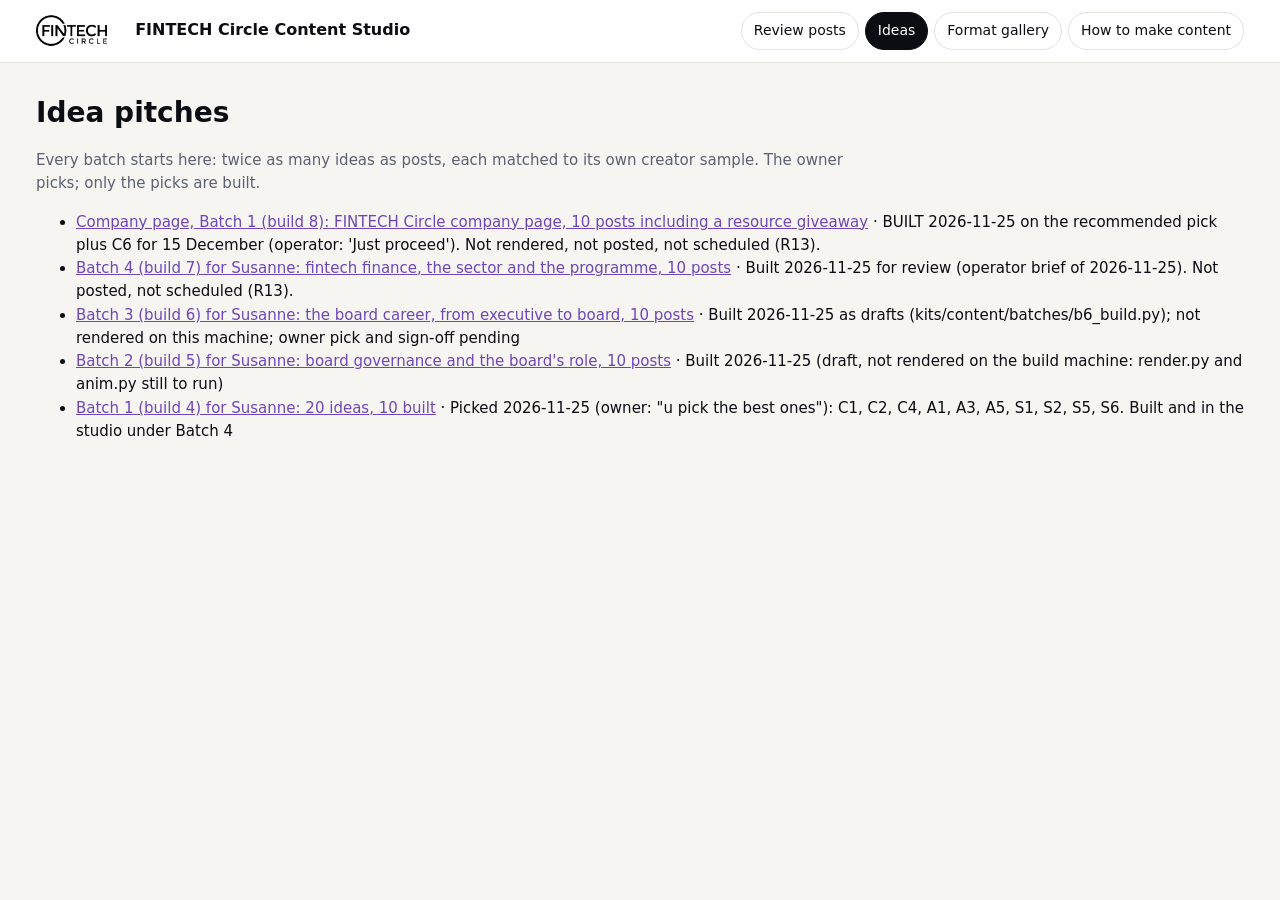
<file: ideas/index.html>
<!doctype html><html lang="en"><head><meta charset="utf-8"><meta name="viewport" content="width=device-width, initial-scale=1"><meta name="robots" content="noindex, nofollow"><title>Idea Pitches</title>
<link rel="icon" type="image/png" href="../fintech-circle-logo.png"><style>:root{--bg:#f6f5f2;--card:#fff;--ink:#0b0d12;--muted:#5b6170;--line:#e4e2dc;--accent:#6F46B7;--soft:#f1ecfb}
*{box-sizing:border-box}body{margin:0;background:var(--bg);color:var(--ink);font:15px/1.55 Inter,system-ui,-apple-system,"Segoe UI",sans-serif}
header{position:sticky;top:0;z-index:5;background:#fff;border-bottom:1px solid var(--line)}
.bar{max-width:1240px;margin:0 auto;padding:12px 16px;display:flex;gap:16px;align-items:center;flex-wrap:wrap}.bar b{font-size:16px}
.bar nav{display:flex;gap:6px;margin-left:auto;flex-wrap:wrap}.bar nav a{padding:7px 12px;border-radius:999px;border:1px solid var(--line);color:var(--ink);text-decoration:none;font-size:14px}
.bar nav a.on{background:var(--ink);color:#fff;border-color:var(--ink)}
main{max-width:1240px;margin:0 auto;padding:28px 16px 80px}h1{font-size:28px;margin:0 0 8px}
.lead{color:var(--muted);max-width:820px}.notes{margin:10px 0 24px;padding-left:18px;color:var(--muted);max-width:900px}
h2{font-size:20px;margin:34px 0 12px}.grid{display:grid;grid-template-columns:repeat(auto-fill,minmax(340px,1fr));gap:16px}
.card{background:var(--card);border:1px solid var(--line);border-radius:14px;padding:16px;display:flex;flex-direction:column;gap:10px}
.top{display:flex;gap:8px;align-items:center;flex-wrap:wrap}.id{background:var(--ink);color:#fff;font-weight:700;border-radius:7px;padding:2px 8px}
.pill{font-size:12px;font-weight:600;color:var(--accent);background:var(--soft);padding:3px 9px;border-radius:999px}
.hook{white-space:pre-line;font-weight:600;font-size:16px;background:#faf9f7;border-left:4px solid var(--accent);padding:10px 12px;border-radius:6px}
dl{margin:0;display:grid;grid-template-columns:92px 1fr;gap:6px 10px;font-size:14px}dt{color:var(--muted)}dd{margin:0}
.frames{width:100%;border-radius:8px;border:1px solid var(--line);cursor:zoom-in}a{color:var(--accent)}
.lb{position:fixed;inset:0;background:rgba(10,10,12,.88);display:none;align-items:center;justify-content:center;z-index:20;padding:16px}
.lb.on{display:flex}.lb img{max-width:100%;max-height:92vh}
@media (max-width:600px){.grid{grid-template-columns:1fr}dl{grid-template-columns:1fr}.bar nav{margin-left:0}}</style></head><body><header><div class="bar"><img src="../fintech-circle-logo.png" alt="FINTECH Circle" style="height:34px;width:auto;vertical-align:middle;margin-right:12px"><b>FINTECH Circle Content Studio</b><nav><a href="../index.html">Review posts</a><a href="index.html" class="on">Ideas</a><a href="../examples.html">Format gallery</a><a href="../guide.html">How to make content</a></nav></div></header><main><h1>Idea pitches</h1><p class="lead">Every batch starts here: twice as many ideas as posts, each matched to its own creator sample. The owner picks; only the picks are built.</p><ul><li><a href="batch-8-company.html">Company page, Batch 1 (build 8): FINTECH Circle company page, 10 posts including a resource giveaway</a> · BUILT 2026-11-25 on the recommended pick plus C6 for 15 December (operator: &#x27;Just proceed&#x27;). Not rendered, not posted, not scheduled (R13).</li><li><a href="batch-7-susanne.html">Batch 4 (build 7) for Susanne: fintech finance, the sector and the programme, 10 posts</a> · Built 2026-11-25 for review (operator brief of 2026-11-25). Not posted, not scheduled (R13).</li><li><a href="batch-6-susanne.html">Batch 3 (build 6) for Susanne: the board career, from executive to board, 10 posts</a> · Built 2026-11-25 as drafts (kits/content/batches/b6_build.py); not rendered on this machine; owner pick and sign-off pending</li><li><a href="batch-5-susanne.html">Batch 2 (build 5) for Susanne: board governance and the board&#x27;s role, 10 posts</a> · Built 2026-11-25 (draft, not rendered on the build machine: render.py and anim.py still to run)</li><li><a href="batch-4-susanne.html">Batch 1 (build 4) for Susanne: 20 ideas, 10 built</a> · Picked 2026-11-25 (owner: &quot;u pick the best ones&quot;): C1, C2, C4, A1, A3, A5, S1, S2, S5, S6. Built and in the studio under Batch 4</li></ul></main></body></html>
</file>
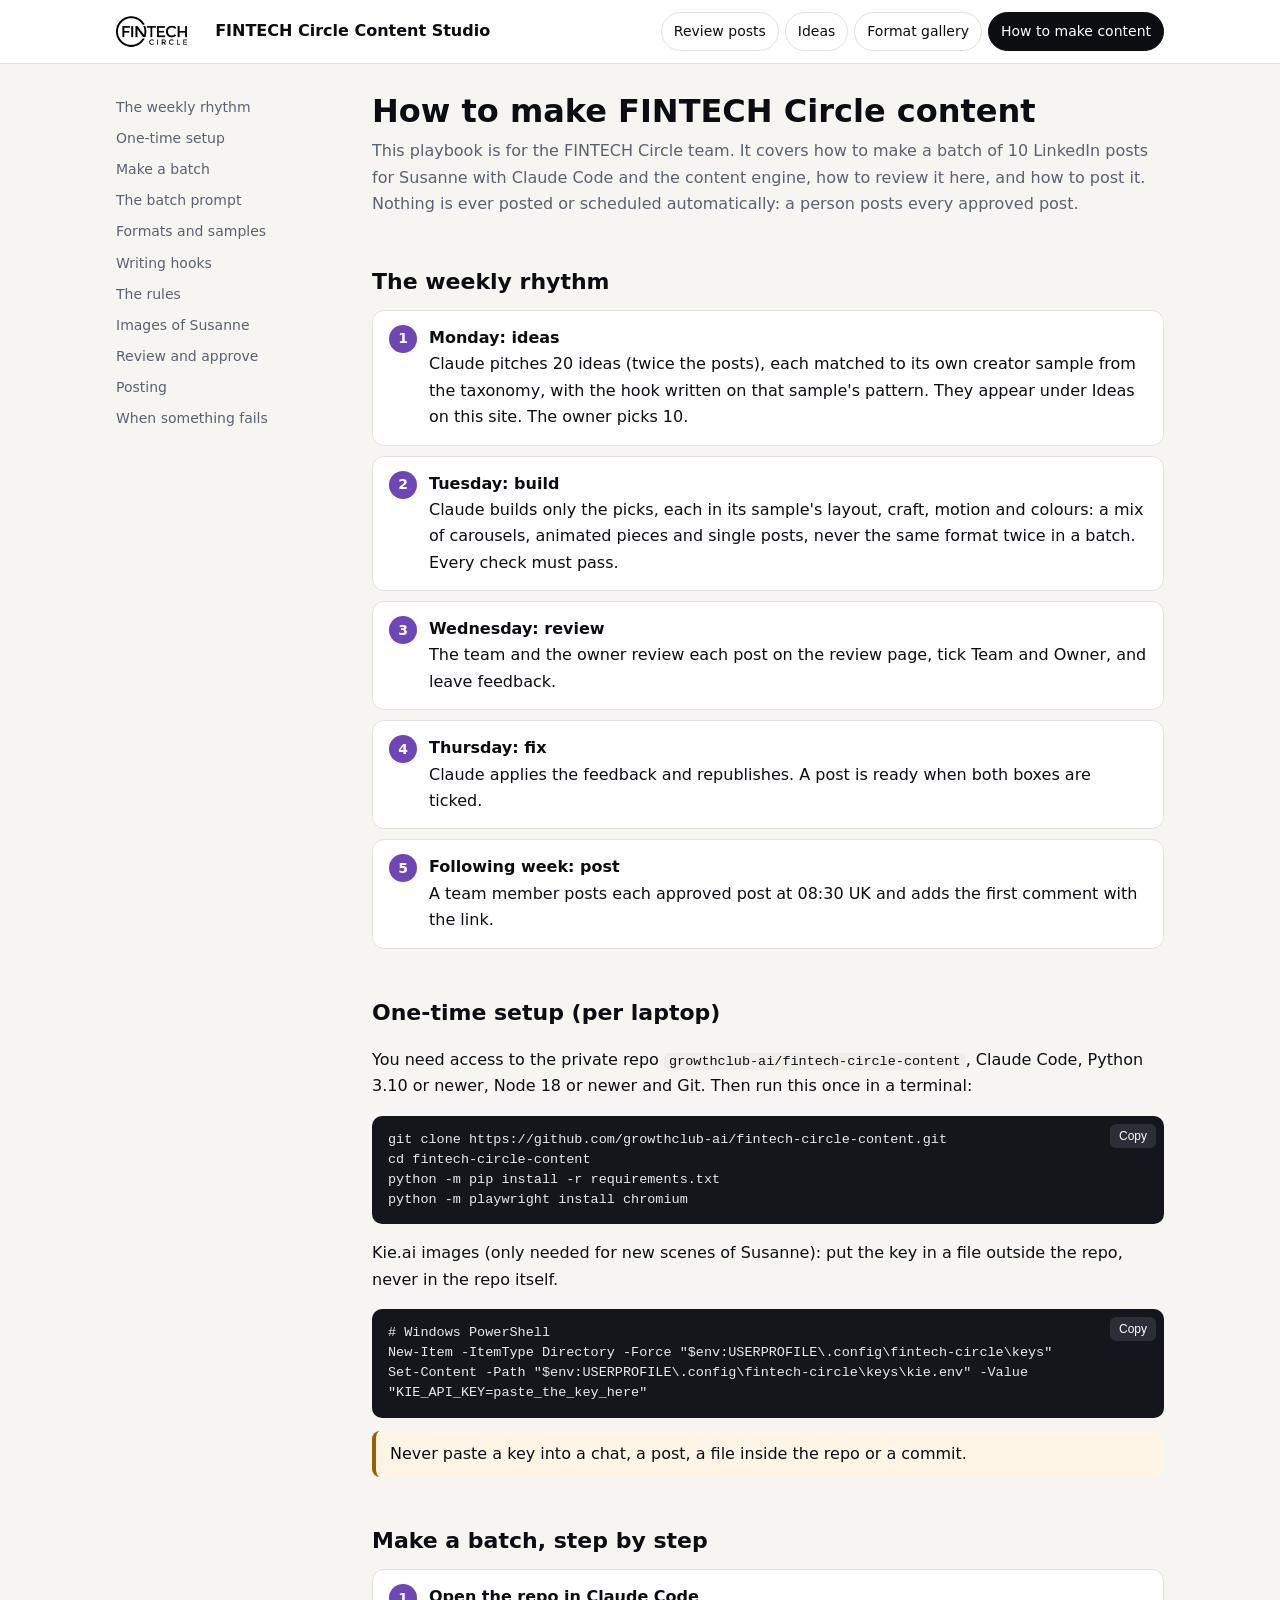
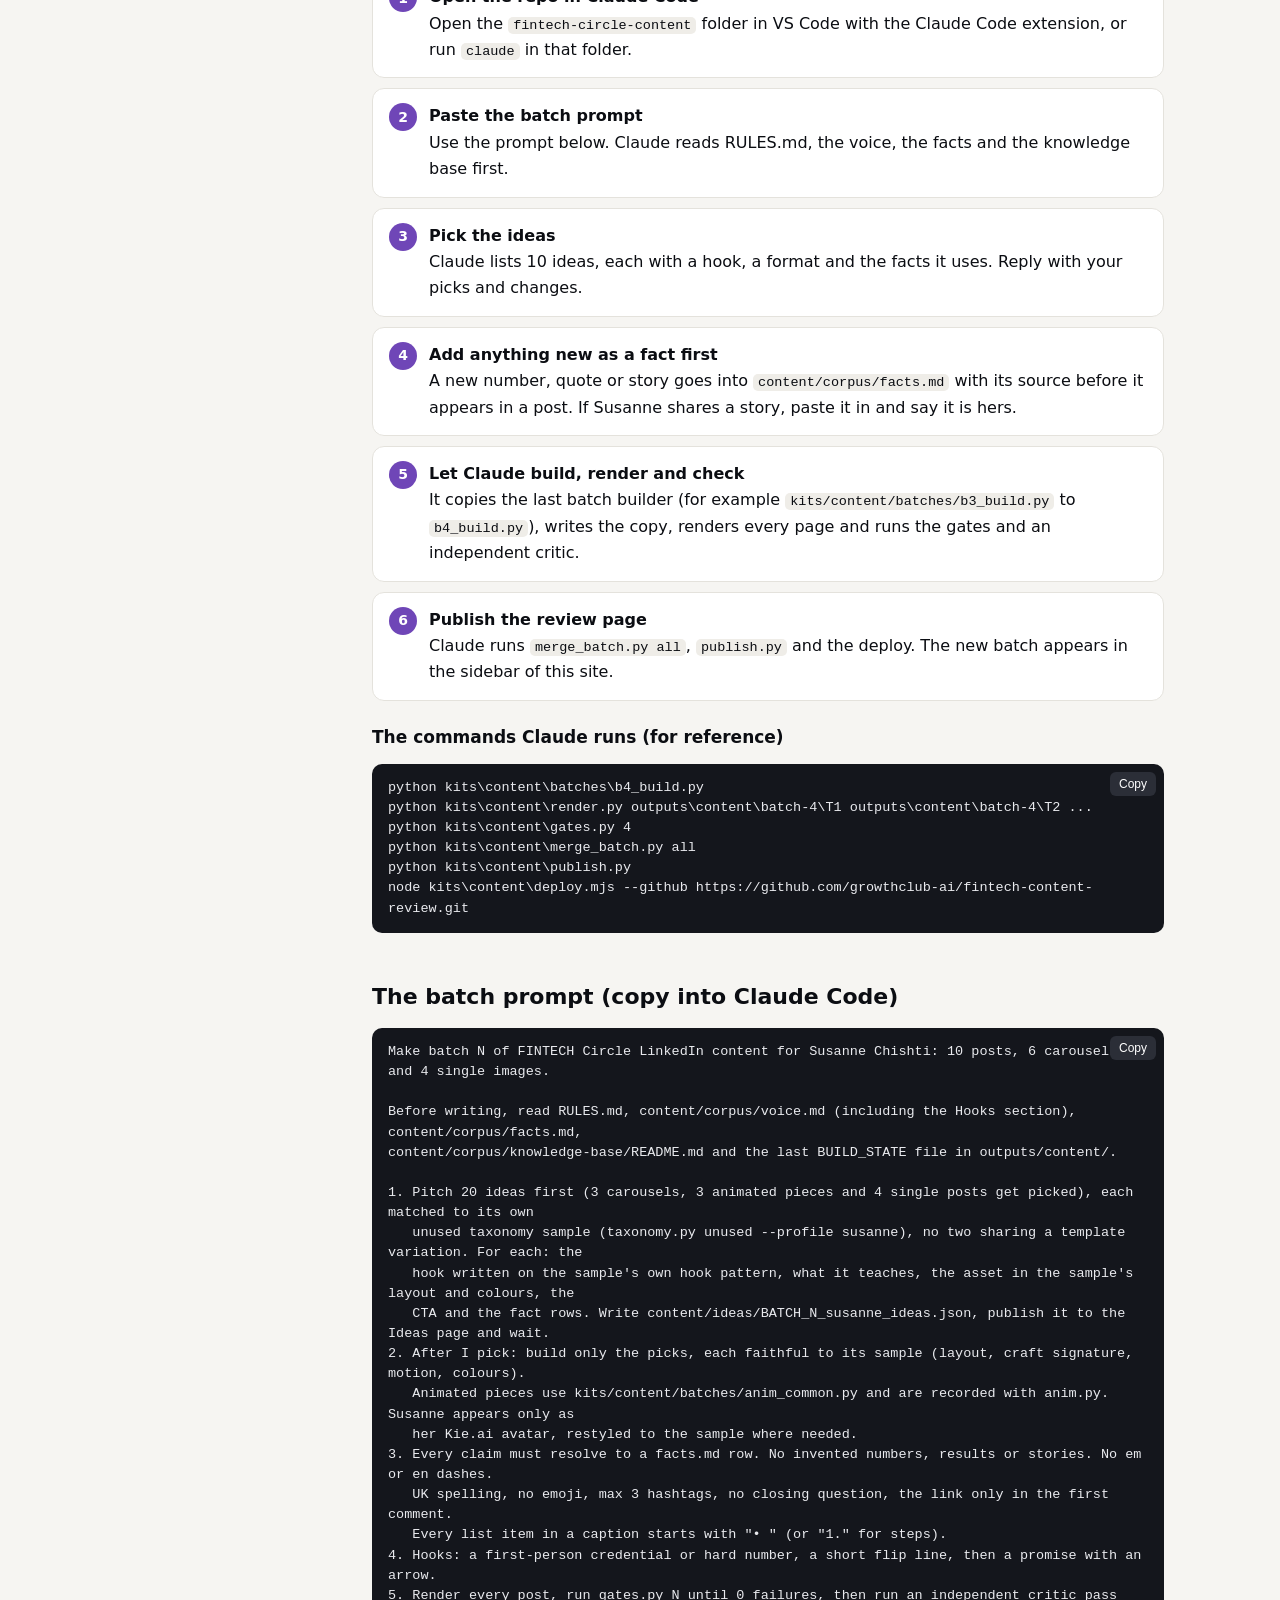
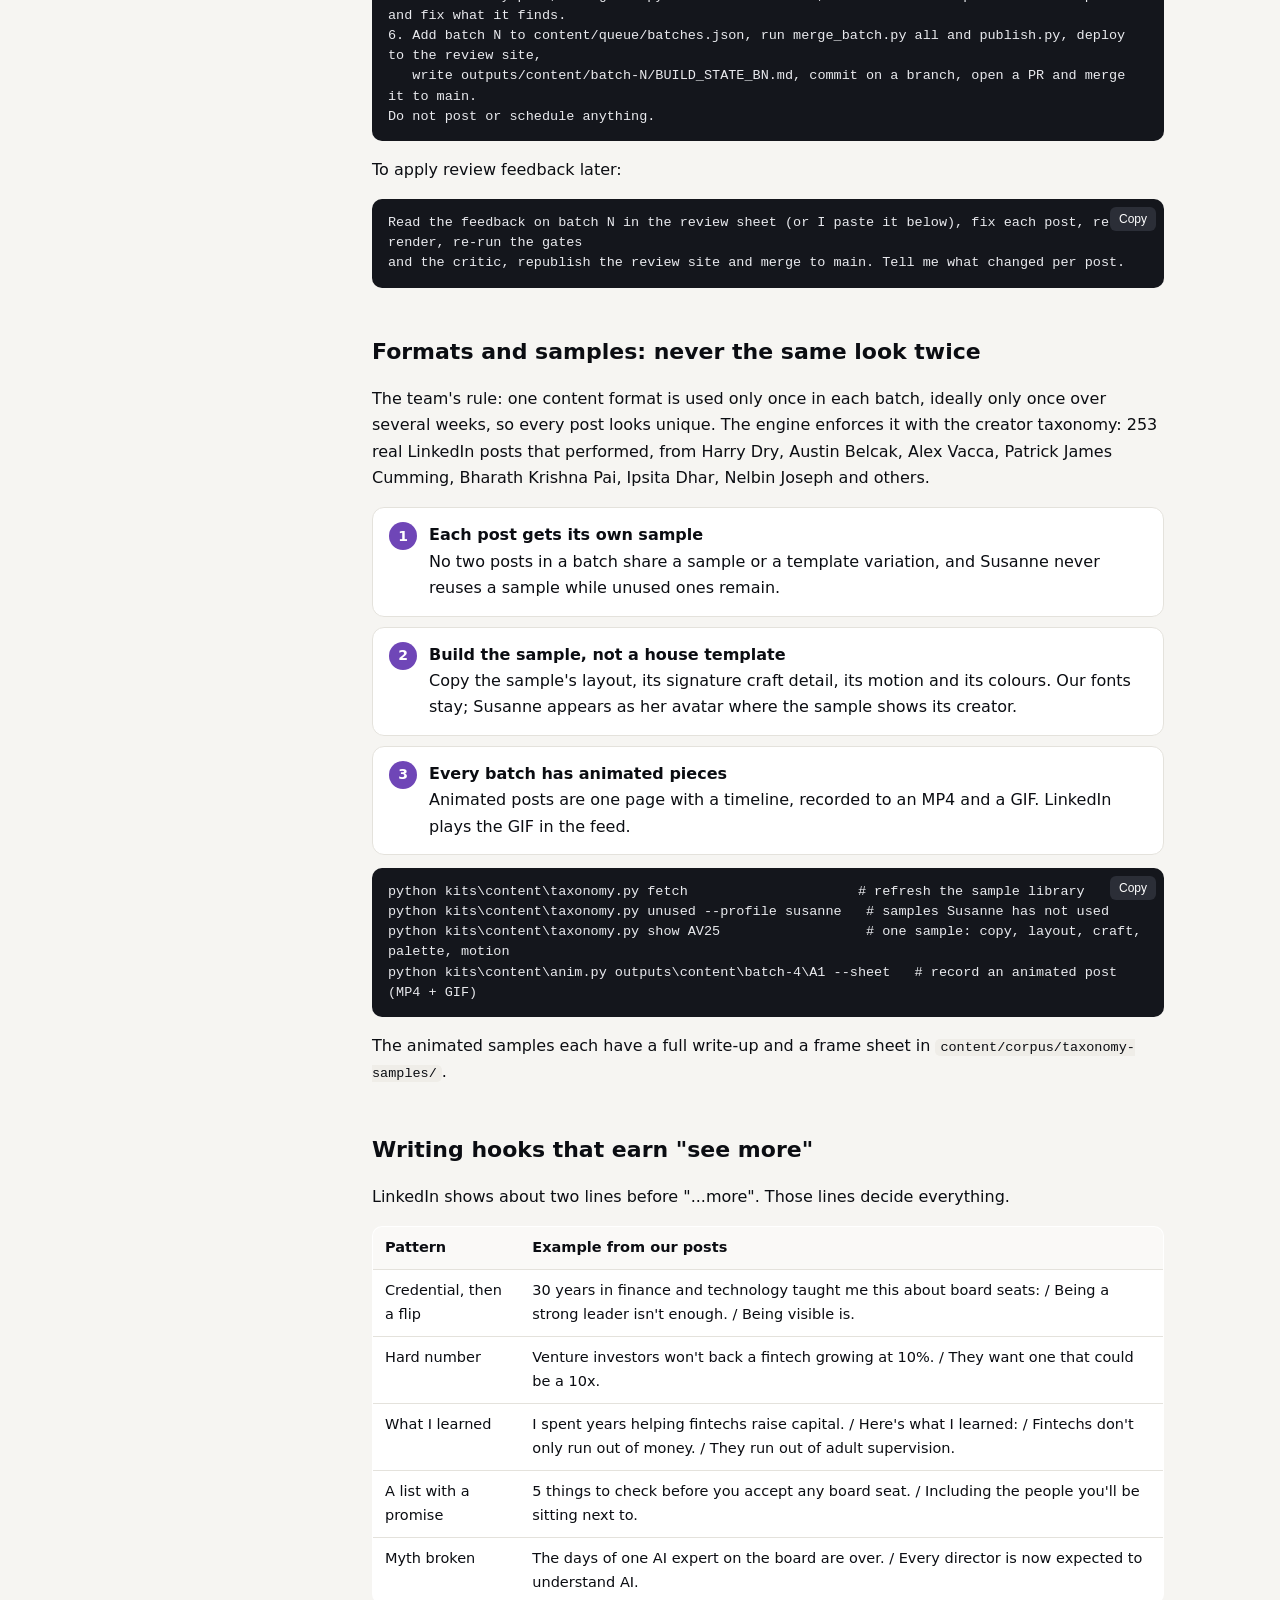
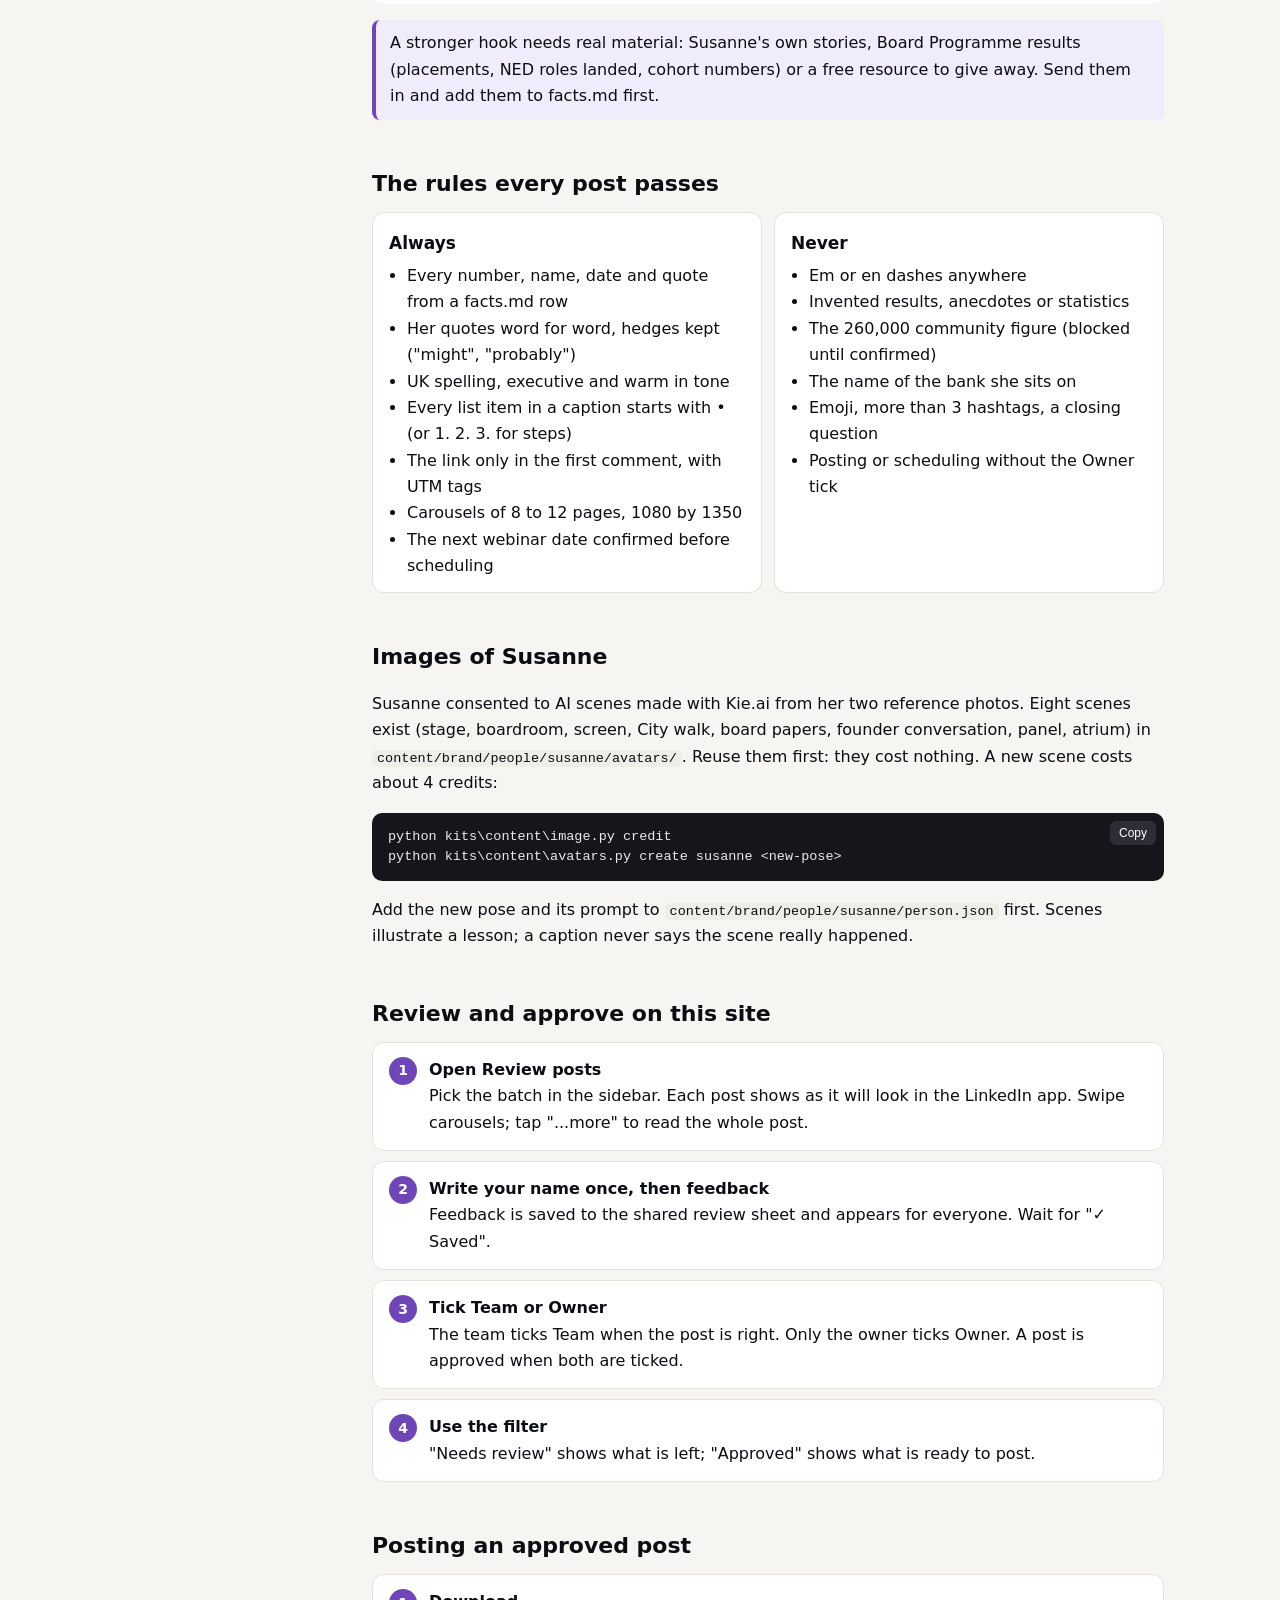
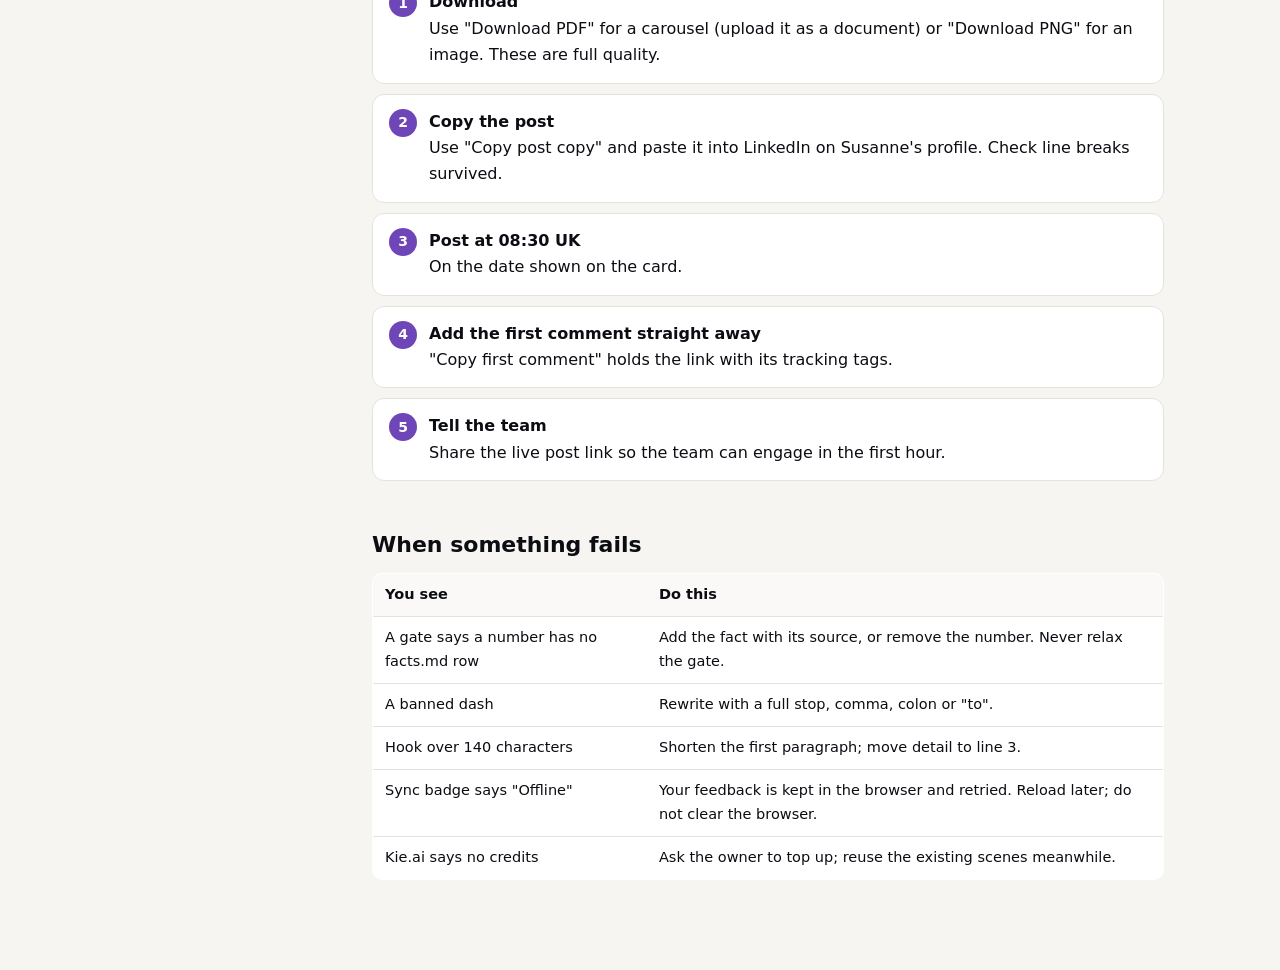
<file: guide.html>
<!doctype html>
<html lang="en">
<head>
<meta charset="utf-8">
<meta name="viewport" content="width=device-width, initial-scale=1">
<meta name="robots" content="noindex, nofollow">
<title>Content Playbook</title>
<link rel="icon" type="image/png" href="fintech-circle-logo.png">
<style>
:root{--bg:#f6f5f2;--card:#fff;--ink:#0b0d12;--muted:#5b6170;--line:#e4e2dc;--accent:#6F46B7;--soft:#f1ecfb;--warn:#a15c00}
*{box-sizing:border-box}
body{margin:0;background:var(--bg);color:var(--ink);font:16px/1.65 Inter,system-ui,-apple-system,"Segoe UI",sans-serif}
header{position:sticky;top:0;z-index:5;background:#fff;border-bottom:1px solid var(--line)}
.bar{max-width:1080px;margin:0 auto;padding:12px 16px;display:flex;gap:16px;align-items:center;flex-wrap:wrap}
.bar b{font-size:16px}.bar nav{display:flex;gap:6px;margin-left:auto;flex-wrap:wrap}
.bar nav a{padding:7px 12px;border-radius:999px;border:1px solid var(--line);color:var(--ink);text-decoration:none;font-size:14px}
.bar nav a.on{background:var(--ink);color:#fff;border-color:var(--ink)}
.wrap{max-width:1080px;margin:0 auto;padding:28px 16px 90px;display:grid;grid-template-columns:220px 1fr;gap:36px}
aside{position:sticky;top:74px;align-self:start;font-size:14px}
aside a{display:block;color:var(--muted);text-decoration:none;padding:4px 0}aside a:hover{color:var(--accent)}
h1{font-size:32px;line-height:1.2;margin:0 0 8px}
h2{font-size:22px;margin:40px 0 10px;padding-top:6px}
h3{font-size:17px;margin:22px 0 6px}
.lead{color:var(--muted);margin:0 0 18px}
.steps{counter-reset:s;list-style:none;padding:0;margin:0}
.steps>li{counter-increment:s;background:var(--card);border:1px solid var(--line);border-radius:12px;padding:14px 16px 14px 56px;margin:0 0 10px;position:relative}
.steps>li::before{content:counter(s);position:absolute;left:16px;top:14px;width:28px;height:28px;border-radius:50%;background:var(--accent);color:#fff;font-weight:700;display:grid;place-items:center;font-size:14px}
.steps b{display:block}
pre{background:#14161c;color:#e9eaee;border-radius:10px;padding:14px 16px;overflow:auto;font:13px/1.55 ui-monospace,Consolas,monospace;white-space:pre-wrap;position:relative}
code{font:13.5px/1.4 ui-monospace,Consolas,monospace;background:#efede8;padding:1px 5px;border-radius:5px}
pre code{background:none;padding:0;color:inherit}
.copy{position:absolute;top:8px;right:8px;font:12px Inter,sans-serif;background:#2b2e37;color:#fff;border:0;border-radius:6px;padding:5px 9px;cursor:pointer}
table{width:100%;border-collapse:collapse;background:#fff;border:1px solid var(--line);border-radius:10px;overflow:hidden;font-size:14.5px}
th,td{text-align:left;padding:9px 12px;border-bottom:1px solid var(--line);vertical-align:top}th{background:#faf9f7}
.do{display:grid;grid-template-columns:1fr 1fr;gap:12px}
.box{background:#fff;border:1px solid var(--line);border-radius:12px;padding:12px 16px}
.box h3{margin-top:4px}.box ul{margin:0;padding-left:18px}
.note{background:var(--soft);border-left:4px solid var(--accent);padding:10px 14px;border-radius:8px}
.warn{background:#fff5e6;border-left:4px solid var(--warn);padding:10px 14px;border-radius:8px}
@media (max-width:760px){.wrap{grid-template-columns:1fr}aside{display:none}.do{grid-template-columns:1fr}h1{font-size:26px}.bar nav{margin-left:0}}
</style>
</head>
<body>
<header><div class="bar"><img src="fintech-circle-logo.png" alt="FINTECH Circle" style="height:34px;width:auto;vertical-align:middle;margin-right:12px"><b>FINTECH Circle Content Studio</b>
<nav><a href="index.html">Review posts</a><a href="ideas/index.html">Ideas</a><a href="examples.html">Format gallery</a><a href="guide.html" class="on">How to make content</a></nav></div></header>
<div class="wrap">
<aside>
<a href="#week">The weekly rhythm</a><a href="#setup">One-time setup</a><a href="#batch">Make a batch</a><a href="#prompt">The batch prompt</a>
<a href="#formats">Formats and samples</a><a href="#hooks">Writing hooks</a><a href="#rules">The rules</a><a href="#images">Images of Susanne</a><a href="#review">Review and approve</a><a href="#post">Posting</a><a href="#help">When something fails</a>
</aside>
<main>
<h1>How to make FINTECH Circle content</h1>
<p class="lead">This playbook is for the FINTECH Circle team. It covers how to make a batch of 10 LinkedIn posts for Susanne with Claude Code and the content engine, how to review it here, and how to post it. Nothing is ever posted or scheduled automatically: a person posts every approved post.</p>

<h2 id="week">The weekly rhythm</h2>
<ol class="steps">
<li><b>Monday: ideas</b>Claude pitches 20 ideas (twice the posts), each matched to its own creator sample from the taxonomy, with the hook written on that sample's pattern. They appear under Ideas on this site. The owner picks 10.</li>
<li><b>Tuesday: build</b>Claude builds only the picks, each in its sample's layout, craft, motion and colours: a mix of carousels, animated pieces and single posts, never the same format twice in a batch. Every check must pass.</li>
<li><b>Wednesday: review</b>The team and the owner review each post on the review page, tick Team and Owner, and leave feedback.</li>
<li><b>Thursday: fix</b>Claude applies the feedback and republishes. A post is ready when both boxes are ticked.</li>
<li><b>Following week: post</b>A team member posts each approved post at 08:30 UK and adds the first comment with the link.</li>
</ol>

<h2 id="setup">One-time setup (per laptop)</h2>
<p>You need access to the private repo <code>growthclub-ai/fintech-circle-content</code>, Claude Code, Python 3.10 or newer, Node 18 or newer and Git. Then run this once in a terminal:</p>
<pre><button class="copy">Copy</button><code>git clone https://github.com/growthclub-ai/fintech-circle-content.git
cd fintech-circle-content
python -m pip install -r requirements.txt
python -m playwright install chromium</code></pre>
<p>Kie.ai images (only needed for new scenes of Susanne): put the key in a file outside the repo, never in the repo itself.</p>
<pre><button class="copy">Copy</button><code># Windows PowerShell
New-Item -ItemType Directory -Force "$env:USERPROFILE\.config\fintech-circle\keys"
Set-Content -Path "$env:USERPROFILE\.config\fintech-circle\keys\kie.env" -Value "KIE_API_KEY=paste_the_key_here"</code></pre>
<div class="warn">Never paste a key into a chat, a post, a file inside the repo or a commit.</div>

<h2 id="batch">Make a batch, step by step</h2>
<ol class="steps">
<li><b>Open the repo in Claude Code</b>Open the <code>fintech-circle-content</code> folder in VS Code with the Claude Code extension, or run <code>claude</code> in that folder.</li>
<li><b>Paste the batch prompt</b>Use the prompt below. Claude reads RULES.md, the voice, the facts and the knowledge base first.</li>
<li><b>Pick the ideas</b>Claude lists 10 ideas, each with a hook, a format and the facts it uses. Reply with your picks and changes.</li>
<li><b>Add anything new as a fact first</b>A new number, quote or story goes into <code>content/corpus/facts.md</code> with its source before it appears in a post. If Susanne shares a story, paste it in and say it is hers.</li>
<li><b>Let Claude build, render and check</b>It copies the last batch builder (for example <code>kits/content/batches/b3_build.py</code> to <code>b4_build.py</code>), writes the copy, renders every page and runs the gates and an independent critic.</li>
<li><b>Publish the review page</b>Claude runs <code>merge_batch.py all</code>, <code>publish.py</code> and the deploy. The new batch appears in the sidebar of this site.</li>
</ol>
<h3>The commands Claude runs (for reference)</h3>
<pre><button class="copy">Copy</button><code>python kits\content\batches\b4_build.py
python kits\content\render.py outputs\content\batch-4\T1 outputs\content\batch-4\T2 ...
python kits\content\gates.py 4
python kits\content\merge_batch.py all
python kits\content\publish.py
node kits\content\deploy.mjs --github https://github.com/growthclub-ai/fintech-content-review.git</code></pre>

<h2 id="prompt">The batch prompt (copy into Claude Code)</h2>
<pre><button class="copy">Copy</button><code>Make batch N of FINTECH Circle LinkedIn content for Susanne Chishti: 10 posts, 6 carousels and 4 single images.

Before writing, read RULES.md, content/corpus/voice.md (including the Hooks section), content/corpus/facts.md,
content/corpus/knowledge-base/README.md and the last BUILD_STATE file in outputs/content/.

1. Pitch 20 ideas first (3 carousels, 3 animated pieces and 4 single posts get picked), each matched to its own
   unused taxonomy sample (taxonomy.py unused --profile susanne), no two sharing a template variation. For each: the
   hook written on the sample's own hook pattern, what it teaches, the asset in the sample's layout and colours, the
   CTA and the fact rows. Write content/ideas/BATCH_N_susanne_ideas.json, publish it to the Ideas page and wait.
2. After I pick: build only the picks, each faithful to its sample (layout, craft signature, motion, colours).
   Animated pieces use kits/content/batches/anim_common.py and are recorded with anim.py. Susanne appears only as
   her Kie.ai avatar, restyled to the sample where needed.
3. Every claim must resolve to a facts.md row. No invented numbers, results or stories. No em or en dashes.
   UK spelling, no emoji, max 3 hashtags, no closing question, the link only in the first comment.
   Every list item in a caption starts with "• " (or "1." for steps).
4. Hooks: a first-person credential or hard number, a short flip line, then a promise with an arrow.
5. Render every post, run gates.py N until 0 failures, then run an independent critic pass and fix what it finds.
6. Add batch N to content/queue/batches.json, run merge_batch.py all and publish.py, deploy to the review site,
   write outputs/content/batch-N/BUILD_STATE_BN.md, commit on a branch, open a PR and merge it to main.
Do not post or schedule anything.</code></pre>
<p>To apply review feedback later:</p>
<pre><button class="copy">Copy</button><code>Read the feedback on batch N in the review sheet (or I paste it below), fix each post, re-render, re-run the gates
and the critic, republish the review site and merge to main. Tell me what changed per post.</code></pre>

<h2 id="formats">Formats and samples: never the same look twice</h2>
<p>The team's rule: one content format is used only once in each batch, ideally only once over several weeks, so every post looks unique. The engine enforces it with the creator taxonomy: 253 real LinkedIn posts that performed, from Harry Dry, Austin Belcak, Alex Vacca, Patrick James Cumming, Bharath Krishna Pai, Ipsita Dhar, Nelbin Joseph and others.</p>
<ol class="steps">
<li><b>Each post gets its own sample</b>No two posts in a batch share a sample or a template variation, and Susanne never reuses a sample while unused ones remain.</li>
<li><b>Build the sample, not a house template</b>Copy the sample's layout, its signature craft detail, its motion and its colours. Our fonts stay; Susanne appears as her avatar where the sample shows its creator.</li>
<li><b>Every batch has animated pieces</b>Animated posts are one page with a timeline, recorded to an MP4 and a GIF. LinkedIn plays the GIF in the feed.</li>
</ol>
<pre><button class="copy">Copy</button><code>python kits\content\taxonomy.py fetch                     # refresh the sample library
python kits\content\taxonomy.py unused --profile susanne   # samples Susanne has not used
python kits\content\taxonomy.py show AV25                  # one sample: copy, layout, craft, palette, motion
python kits\content\anim.py outputs\content\batch-4\A1 --sheet   # record an animated post (MP4 + GIF)</code></pre>
<p>The animated samples each have a full write-up and a frame sheet in <code>content/corpus/taxonomy-samples/</code>.</p>

<h2 id="hooks">Writing hooks that earn "see more"</h2>
<p>LinkedIn shows about two lines before "...more". Those lines decide everything.</p>
<table>
<tr><th>Pattern</th><th>Example from our posts</th></tr>
<tr><td>Credential, then a flip</td><td>30 years in finance and technology taught me this about board seats: / Being a strong leader isn't enough. / Being visible is.</td></tr>
<tr><td>Hard number</td><td>Venture investors won't back a fintech growing at 10%. / They want one that could be a 10x.</td></tr>
<tr><td>What I learned</td><td>I spent years helping fintechs raise capital. / Here's what I learned: / Fintechs don't only run out of money. / They run out of adult supervision.</td></tr>
<tr><td>A list with a promise</td><td>5 things to check before you accept any board seat. / Including the people you'll be sitting next to.</td></tr>
<tr><td>Myth broken</td><td>The days of one AI expert on the board are over. / Every director is now expected to understand AI.</td></tr>
</table>
<p class="note">A stronger hook needs real material: Susanne's own stories, Board Programme results (placements, NED roles landed, cohort numbers) or a free resource to give away. Send them in and add them to facts.md first.</p>

<h2 id="rules">The rules every post passes</h2>
<div class="do">
<div class="box"><h3>Always</h3><ul>
<li>Every number, name, date and quote from a facts.md row</li><li>Her quotes word for word, hedges kept ("might", "probably")</li>
<li>UK spelling, executive and warm in tone</li><li>Every list item in a caption starts with • (or 1. 2. 3. for steps)</li><li>The link only in the first comment, with UTM tags</li>
<li>Carousels of 8 to 12 pages, 1080 by 1350</li><li>The next webinar date confirmed before scheduling</li></ul></div>
<div class="box"><h3>Never</h3><ul>
<li>Em or en dashes anywhere</li><li>Invented results, anecdotes or statistics</li>
<li>The 260,000 community figure (blocked until confirmed)</li><li>The name of the bank she sits on</li>
<li>Emoji, more than 3 hashtags, a closing question</li><li>Posting or scheduling without the Owner tick</li></ul></div>
</div>

<h2 id="images">Images of Susanne</h2>
<p>Susanne consented to AI scenes made with Kie.ai from her two reference photos. Eight scenes exist (stage, boardroom, screen, City walk, board papers, founder conversation, panel, atrium) in <code>content/brand/people/susanne/avatars/</code>. Reuse them first: they cost nothing. A new scene costs about 4 credits:</p>
<pre><button class="copy">Copy</button><code>python kits\content\image.py credit
python kits\content\avatars.py create susanne &lt;new-pose&gt;</code></pre>
<p>Add the new pose and its prompt to <code>content/brand/people/susanne/person.json</code> first. Scenes illustrate a lesson; a caption never says the scene really happened.</p>

<h2 id="review">Review and approve on this site</h2>
<ol class="steps">
<li><b>Open Review posts</b>Pick the batch in the sidebar. Each post shows as it will look in the LinkedIn app. Swipe carousels; tap "...more" to read the whole post.</li>
<li><b>Write your name once, then feedback</b>Feedback is saved to the shared review sheet and appears for everyone. Wait for "✓ Saved".</li>
<li><b>Tick Team or Owner</b>The team ticks Team when the post is right. Only the owner ticks Owner. A post is approved when both are ticked.</li>
<li><b>Use the filter</b>"Needs review" shows what is left; "Approved" shows what is ready to post.</li>
</ol>

<h2 id="post">Posting an approved post</h2>
<ol class="steps">
<li><b>Download</b>Use "Download PDF" for a carousel (upload it as a document) or "Download PNG" for an image. These are full quality.</li>
<li><b>Copy the post</b>Use "Copy post copy" and paste it into LinkedIn on Susanne's profile. Check line breaks survived.</li>
<li><b>Post at 08:30 UK</b>On the date shown on the card.</li>
<li><b>Add the first comment straight away</b>"Copy first comment" holds the link with its tracking tags.</li>
<li><b>Tell the team</b>Share the live post link so the team can engage in the first hour.</li>
</ol>

<h2 id="help">When something fails</h2>
<table>
<tr><th>You see</th><th>Do this</th></tr>
<tr><td>A gate says a number has no facts.md row</td><td>Add the fact with its source, or remove the number. Never relax the gate.</td></tr>
<tr><td>A banned dash</td><td>Rewrite with a full stop, comma, colon or "to".</td></tr>
<tr><td>Hook over 140 characters</td><td>Shorten the first paragraph; move detail to line 3.</td></tr>
<tr><td>Sync badge says "Offline"</td><td>Your feedback is kept in the browser and retried. Reload later; do not clear the browser.</td></tr>
<tr><td>Kie.ai says no credits</td><td>Ask the owner to top up; reuse the existing scenes meanwhile.</td></tr>
</table>
</main>
</div>
<script>
document.addEventListener("click", (e) => {
  const b = e.target.closest(".copy"); if (!b) return;
  const t = b.parentElement.querySelector("code").innerText;
  const done = () => { b.textContent = "Copied"; setTimeout(() => (b.textContent = "Copy"), 1500); };
  (navigator.clipboard ? navigator.clipboard.writeText(t) : Promise.reject()).then(done, () => { const r = document.createRange(); r.selectNodeContents(b.parentElement.querySelector("code")); getSelection().removeAllRanges(); getSelection().addRange(r); });
});
</script>
</body>
</html>
</file>
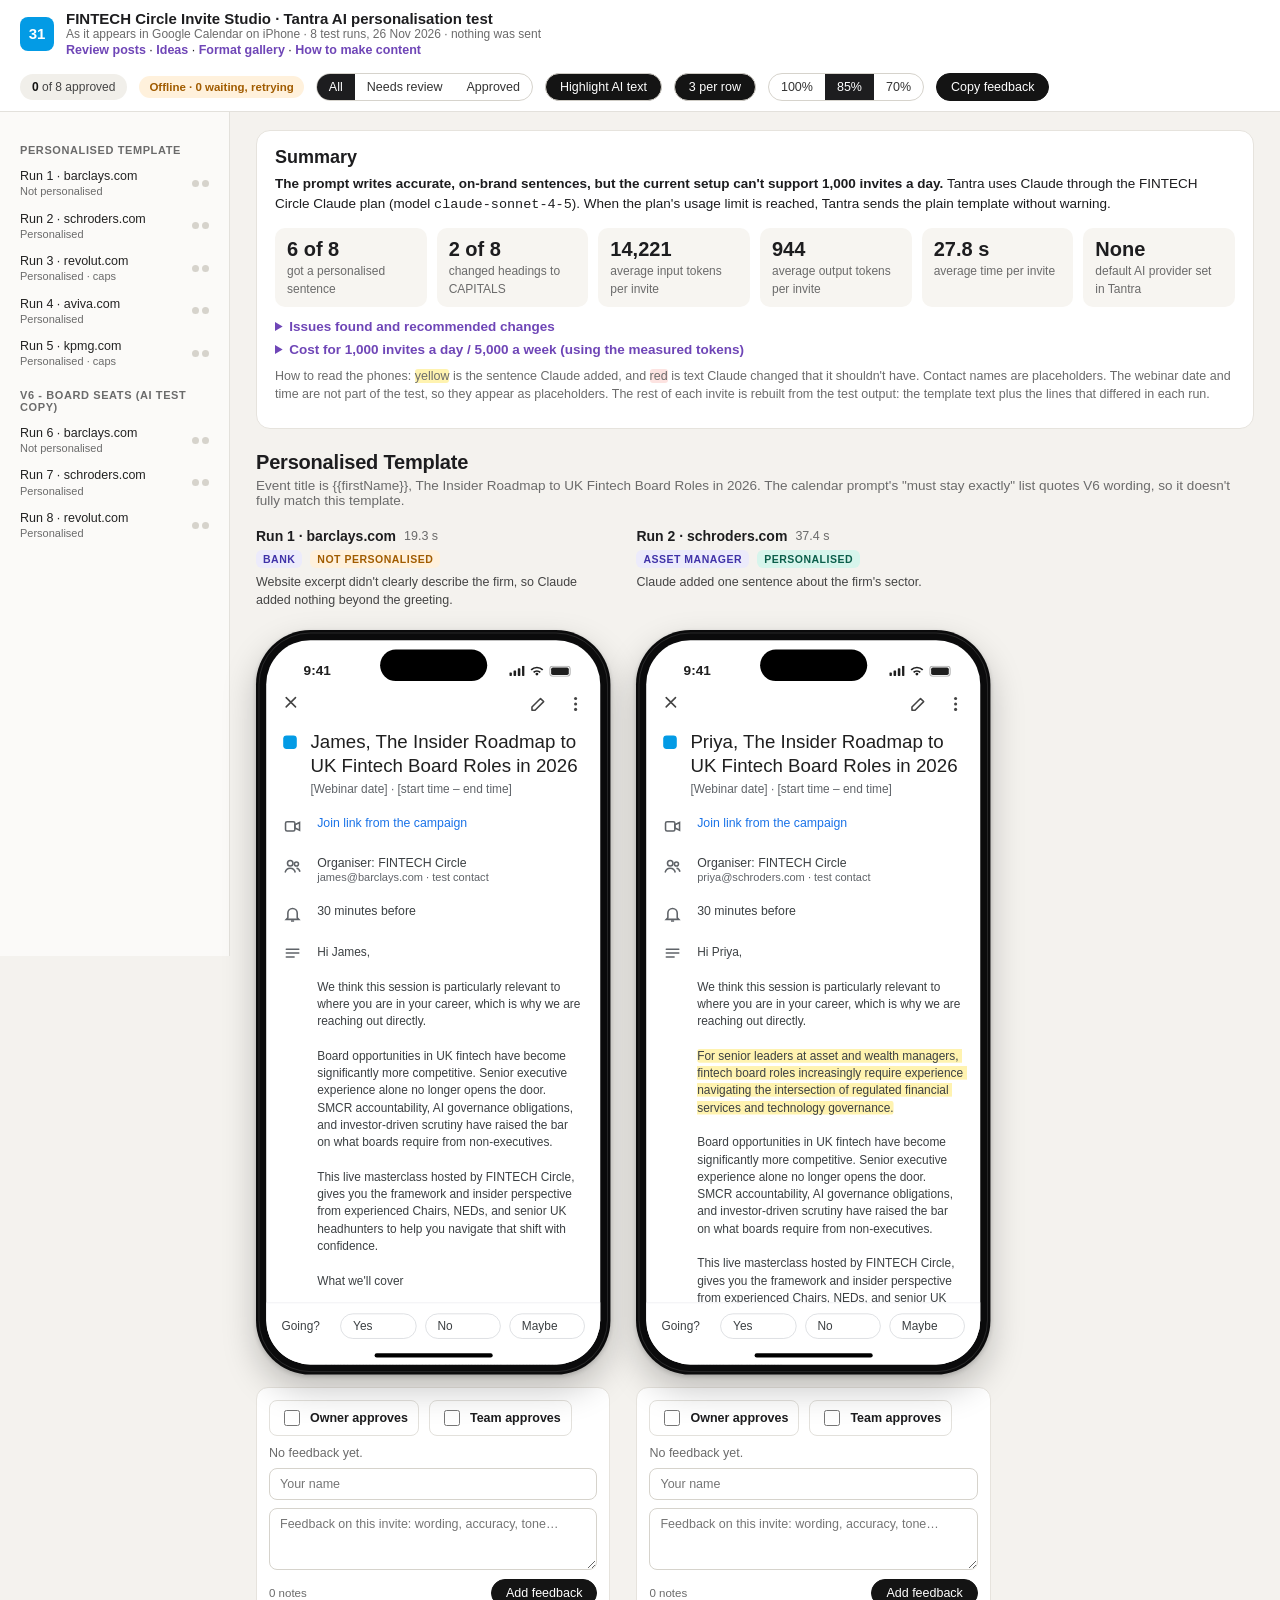
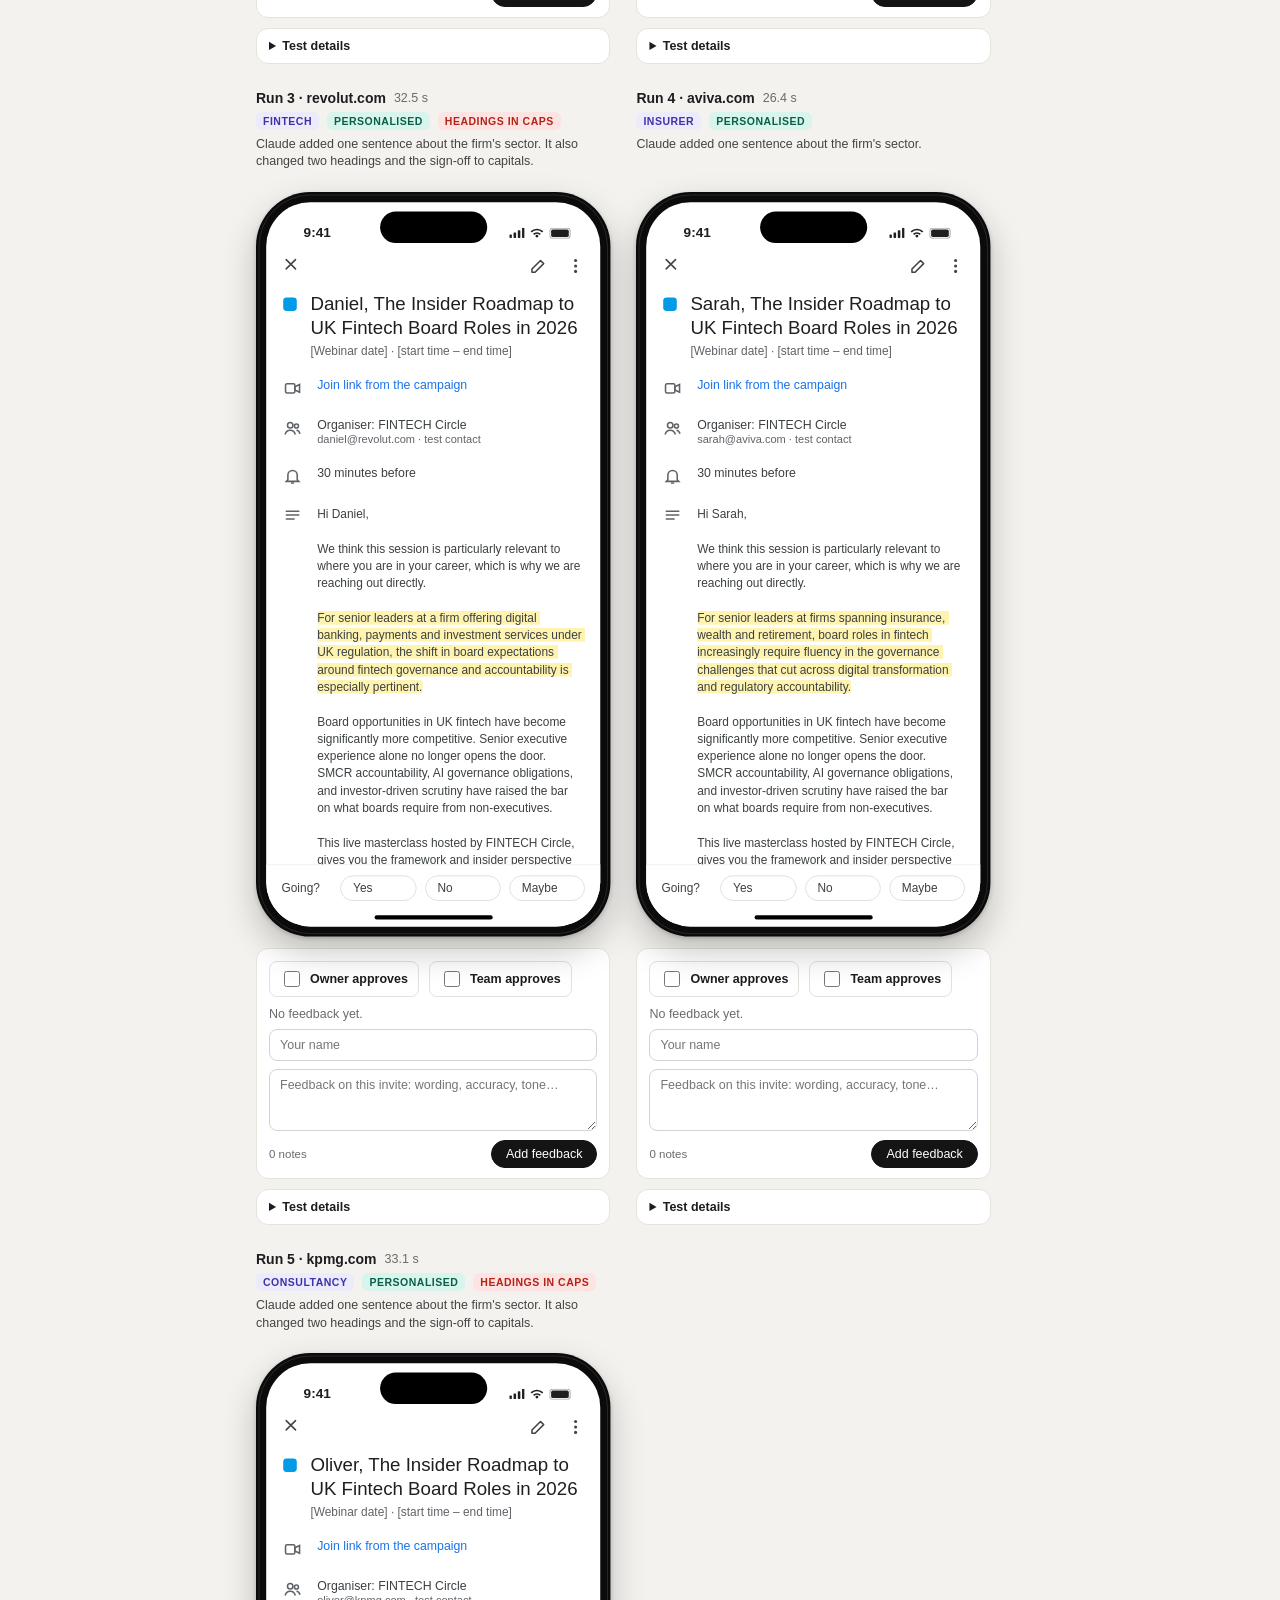
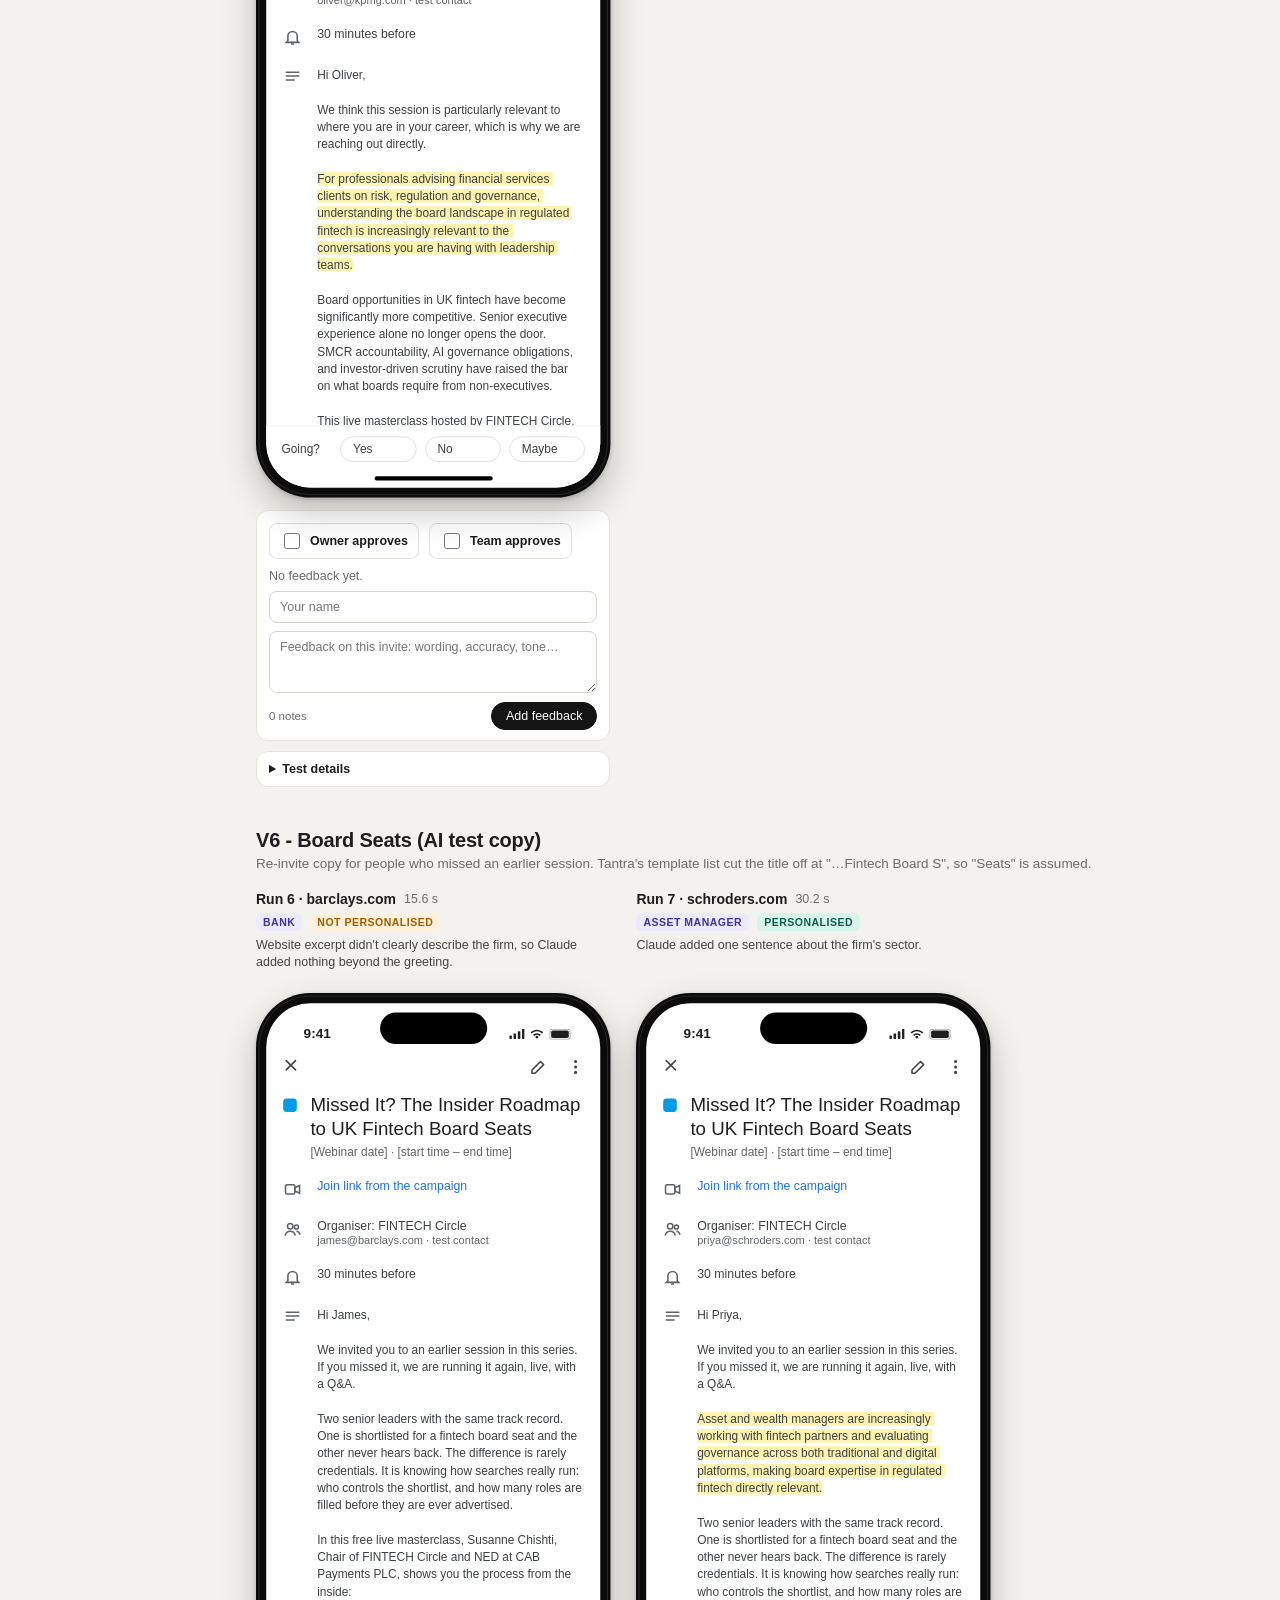
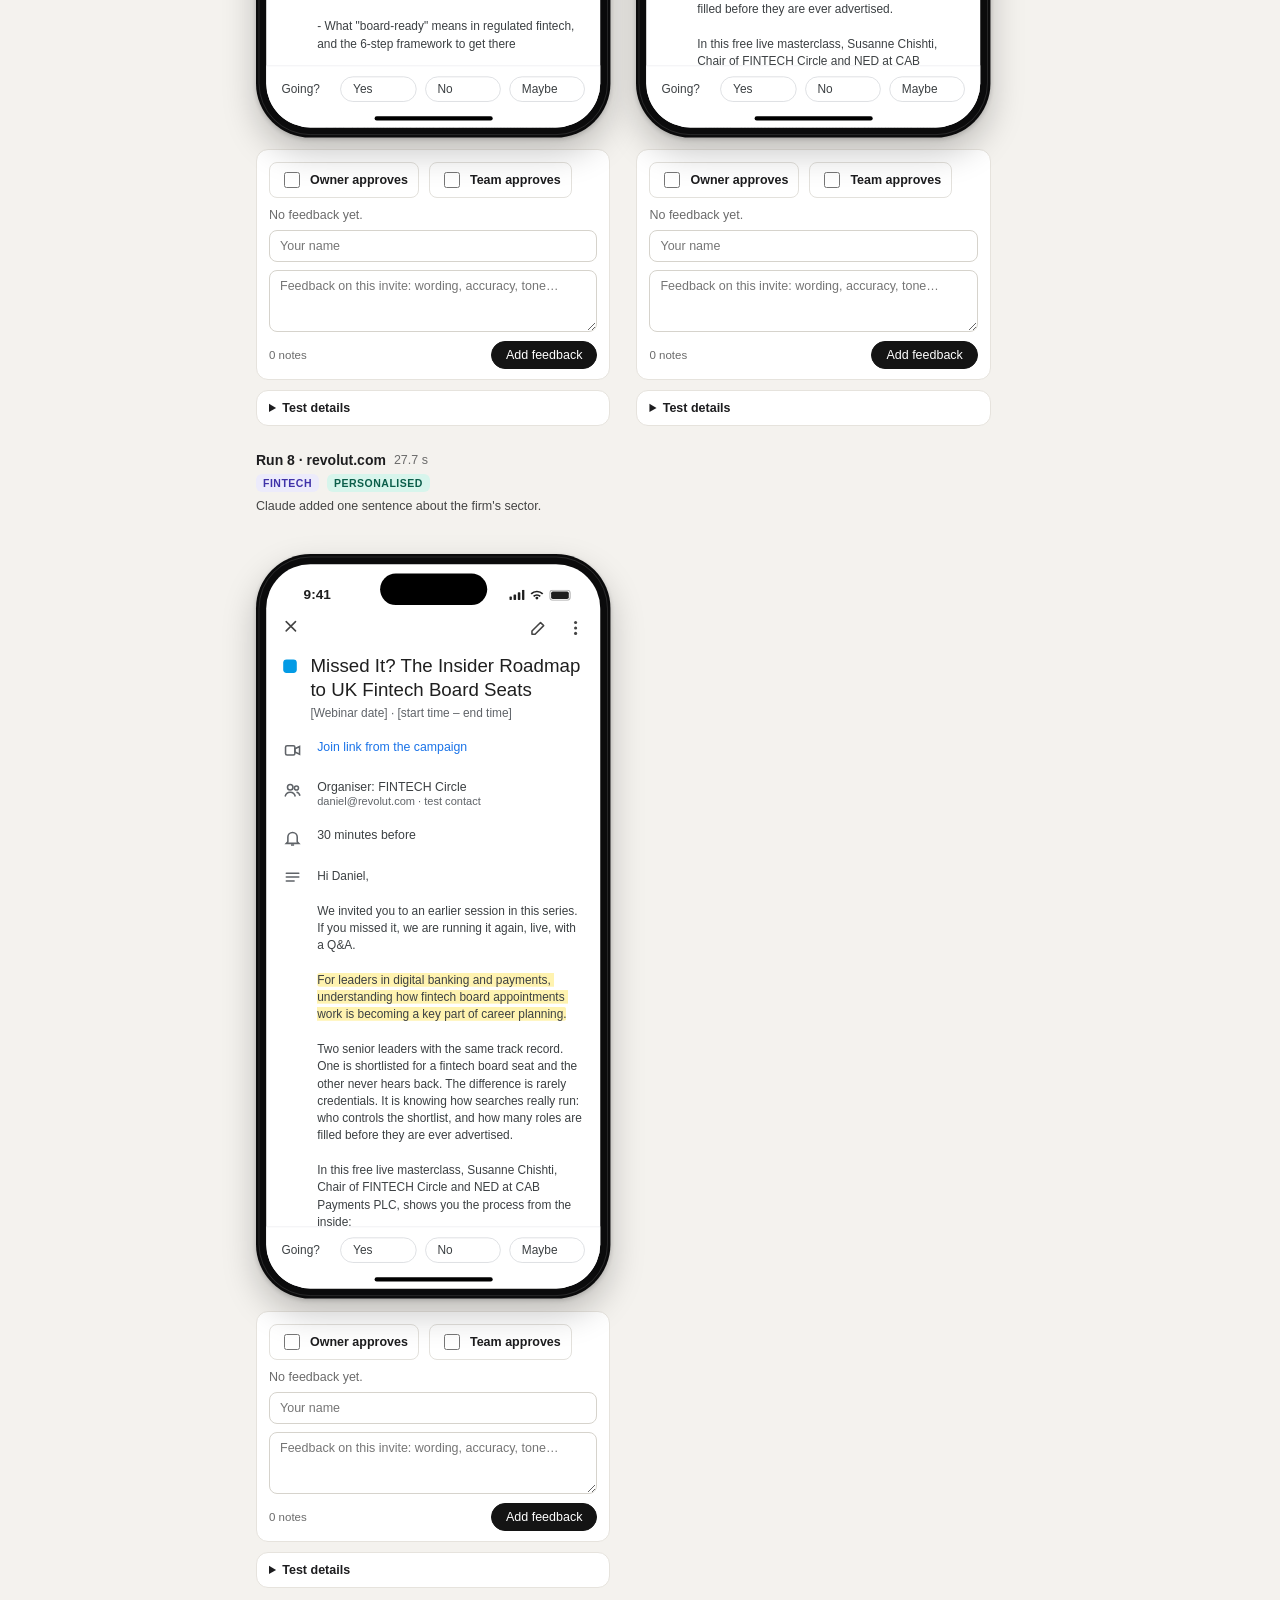
<file: tantra-invites.html>
<!doctype html>
<html lang="en">
<head>
<meta charset="utf-8">
<meta name="viewport" content="width=device-width, initial-scale=1">
<title>Tantra Invite Studio</title>
<link rel="icon" type="image/png" href="fintech-circle-logo.png">
<meta name="robots" content="noindex, nofollow">
<style>
:root{
  --brand:#0b57d0;--page:#f4f2ee;--ink:#1d1d1f;--muted:#6b6b6b;--s:.85;--pw:417px;--ph:876px;
  --gc:#039be5;--hl:#fff3b0;
  font-family:-apple-system,BlinkMacSystemFont,"SF Pro Text","Helvetica Neue",Helvetica,"Segoe UI",Roboto,Arial,sans-serif;
}
*{box-sizing:border-box}
html,body{margin:0;background:var(--page);color:var(--ink);-webkit-font-smoothing:antialiased}
button{font:inherit}
a{color:#6F46B7}

/* top bar (matches the Content Studio) */
.topbar{position:sticky;top:0;z-index:20;display:flex;align-items:center;justify-content:space-between;gap:16px;padding:10px 20px;background:#fff;border-bottom:1px solid #e3e1dc;flex-wrap:wrap}
.brand{display:flex;align-items:center;gap:12px}
.brand-mark{display:inline-flex;align-items:center;justify-content:center;width:34px;height:34px;border-radius:8px;background:var(--gc);color:#fff;font-weight:800;font-size:15px;flex:0 0 auto}
.brand-title{font-weight:700;font-size:15px}
.brand-sub{font-size:12px;color:var(--muted)}
.controls{display:flex;align-items:center;gap:12px;flex-wrap:wrap}
.seg,.seg2{display:inline-flex;border:1px solid #d6d3cc;border-radius:999px;overflow:hidden;background:#fff}
.seg button,.seg2 button{border:0;background:transparent;padding:6px 12px;font-size:12.5px;color:#333;cursor:pointer}
.seg button.on,.seg2 button.on{background:var(--ink);color:#fff}
.btn{border:1px solid #141414;background:#141414;color:#fff;border-radius:999px;padding:6px 14px;font-size:12.5px;cursor:pointer}
.btn.ghost{background:#fff;color:#141414;border-color:#cfccc5}
.btn.ghost.on{background:#141414;color:#fff}
.btn:hover{opacity:.88}
.tally{font-size:12px;color:#444;background:#f1efea;border-radius:999px;padding:6px 12px;white-space:nowrap}
.tally b{color:#141414}
.syncb{font-size:11.5px;font-weight:700;border-radius:999px;padding:5px 10px;background:#fff1dc;color:#a15c00}

/* layout */
.layout{display:grid;grid-template-columns:230px 1fr;min-height:calc(100vh - 56px)}
.sidenav{position:sticky;top:56px;align-self:start;height:calc(100vh - 56px);overflow:auto;padding:18px 12px 40px;border-right:1px solid #e3e1dc;background:#fbfaf8}
.sidenav h4{margin:14px 8px 6px;font-size:11px;letter-spacing:.6px;text-transform:uppercase;color:var(--muted)}
.sidenav a{display:flex;justify-content:space-between;align-items:center;gap:8px;padding:6px 8px;border-radius:6px;font-size:12.5px;line-height:1.3;color:#222;text-decoration:none}
.sidenav a:hover{background:#efece6}
.sidenav a small{display:block;color:#6b6b6b;font-size:11px}
.dots{display:inline-flex;gap:3px;flex:0 0 auto}
.dots i{width:7px;height:7px;border-radius:50%;background:#d6d3cc}
.dots i.on{background:#00A85A}
main{padding:18px 0 60px;min-width:0}
@media (max-width:860px){.layout{grid-template-columns:1fr}.sidenav{display:none}}

/* findings panel */
.panel{margin:0 26px 8px;background:#fff;border:1px solid #e6e3dd;border-radius:14px;padding:16px 18px}
.panel h2{margin:0 0 6px;font-size:18px}
.panel p{margin:0 0 8px;font-size:13.5px;line-height:1.5}
.panel ul,.panel ol{margin:0 0 8px;padding-left:20px;font-size:13.5px;line-height:1.5}
.panel li{margin-bottom:4px}
.kpis{display:grid;grid-template-columns:repeat(auto-fit,minmax(150px,1fr));gap:10px;margin:12px 0}
.kpi{background:#f7f5f1;border-radius:10px;padding:10px 12px}
.kpi b{display:block;font-size:20px}
.kpi span{font-size:12px;color:var(--muted)}
.panel details{margin-top:8px}
.panel summary{cursor:pointer;font-weight:700;font-size:13.5px;color:#6F46B7}
.tw{overflow-x:auto;margin:10px 0}
table{border-collapse:collapse;width:100%;min-width:640px;font-size:13px}
th,td{text-align:left;padding:7px 10px;border-bottom:1px solid #eeebe5;vertical-align:top}
th{font-size:11px;text-transform:uppercase;letter-spacing:.04em;color:var(--muted)}
td.n{white-space:nowrap;font-variant-numeric:tabular-nums}

/* campaign rows */
.campaign{padding:14px 0 6px}
.campaign-head{padding:0 26px 6px}
.campaign-head h2{margin:0;font-size:20px;letter-spacing:-.2px}
.campaign-head p{margin:4px 0 0;color:var(--muted);font-size:13.5px;max-width:1100px}
.rail{display:flex;gap:26px;overflow-x:auto;padding:14px 26px 22px;align-items:flex-start}
.rail::-webkit-scrollbar{height:10px}
.rail::-webkit-scrollbar-thumb{background:#d4d1ca;border-radius:6px}
body.fit3 .rail{flex-wrap:wrap;overflow-x:visible}

/* card */
.pcard{width:calc(var(--pw) * var(--s));flex:0 0 auto}
.pcard.hide{display:none}
.chead{display:flex;flex-direction:column;gap:6px;margin-bottom:10px;min-height:92px}
.crow{display:flex;align-items:center;gap:8px;flex-wrap:wrap}
.pid{font-weight:800;font-size:14px}
.when{font-size:12.5px;color:var(--muted)}
.badge{font-size:10.5px;font-weight:800;letter-spacing:.5px;text-transform:uppercase;border-radius:6px;padding:3px 7px}
.b-ok{background:#d7f5ec;color:#0b5e4a}.b-warn{background:#fff1dc;color:#a15c00}.b-bad{background:#fde3e1;color:#b42318}.b-fmt{background:#ecebfb;color:#3f32a8}
.cidea{font-size:12.5px;color:#444;line-height:1.4}

/* iPhone frame (same geometry as the Content Studio) */
.phone-wrap{width:calc(var(--pw) * var(--s));height:calc(var(--ph) * var(--s));position:relative}
.phone{position:absolute;left:0;top:0;width:var(--pw);height:var(--ph);transform:scale(var(--s));transform-origin:top left;background:#0b0b0c;border-radius:64px;padding:12px;box-shadow:0 18px 40px rgba(0,0,0,.22),0 2px 6px rgba(0,0,0,.18)}
.phone::before{content:"";position:absolute;inset:3px;border-radius:61px;border:1.5px solid rgba(255,255,255,.14);pointer-events:none}
.screen{position:relative;width:393px;height:852px;background:#fff;border-radius:52px;overflow:hidden;display:flex;flex-direction:column;color:#1f1f1f}
.island{position:absolute;top:23px;left:50%;transform:translateX(-50%);width:126px;height:37px;border-radius:20px;background:#000;z-index:5}
.home{position:absolute;bottom:8px;left:50%;transform:translateX(-50%);width:139px;height:5px;border-radius:3px;background:#000;z-index:5}
.sb{display:flex;justify-content:space-between;align-items:center;padding:18px 32px 0 44px;height:54px;font-weight:600;font-size:16px;flex:0 0 auto}
.sb-icons{display:flex;gap:6px;align-items:center}

/* Google Calendar event view */
.gc-top{display:flex;justify-content:space-between;align-items:center;padding:8px 18px 4px;color:#444;flex:0 0 auto}
.gc-top .r{display:flex;gap:22px}
.gc-body{flex:1;overflow-y:auto;padding:6px 0 90px}
.gc-title{display:flex;gap:16px;padding:8px 20px 12px}
.gc-sq{width:16px;height:16px;border-radius:4px;background:var(--gc);margin-top:6px;flex:0 0 auto}
.gc-title h3{margin:0;font-size:22px;line-height:1.25;font-weight:400;color:#1f1f1f}
.gc-title .d{font-size:14px;color:#5f6368;margin-top:6px}
.gc-row{display:flex;gap:18px;padding:12px 20px;font-size:14.5px;color:#3c4043;align-items:flex-start}
.gc-row svg{flex:0 0 auto;color:#5f6368;margin-top:1px}
.gc-desc{white-space:pre-wrap;line-height:1.45;font-size:14px;color:#3c4043;word-wrap:break-word;min-width:0}
.added{background:var(--hl);border-radius:3px}
body.nohl .added{background:transparent}
.caps{background:#fde3e1;border-radius:3px}
body.nohl .caps{background:transparent}
.gc-rsvp{position:absolute;left:0;right:0;bottom:0;background:#fff;border-top:1px solid #e8eaed;padding:12px 18px 30px;display:flex;align-items:center;gap:10px;font-size:14px;color:#3c4043}
.gc-rsvp span{flex:1}
.chip{border:1px solid #dadce0;border-radius:18px;padding:6px 14px;font-size:14px;color:#3c4043;background:#fff}

/* review box */
.rev{margin-top:12px;background:#fff;border:1px solid #e6e3dd;border-radius:12px;padding:12px 12px 10px;font-size:12.5px}
.appr{display:flex;gap:10px;flex-wrap:wrap}
label.ck{display:inline-flex;align-items:center;gap:7px;font-weight:600;cursor:pointer;user-select:none;padding:6px 10px;border-radius:8px;border:1px solid #e3e1dc}
label.ck input{width:16px;height:16px;accent-color:#00A85A}
label.ck.on{background:#E1F8EC;border-color:#9fe2bd;color:#0b6e4f}
label.ck span small{display:block;font-weight:500;font-size:11px;color:#0b6e4f;margin-top:2px}
.rev textarea,.rev input[data-name]{width:100%;margin-top:8px;border:1px solid #d6d3cc;border-radius:8px;padding:8px 10px;font:inherit;font-size:12.5px}
.rev textarea{min-height:62px;resize:vertical}
.feed{margin-top:10px;display:flex;flex-direction:column;gap:8px}
.fbi{display:flex;gap:8px}
.fav{width:24px;height:24px;border-radius:50%;background:#ecebfb;color:#3f32a8;font-weight:800;font-size:11px;display:inline-flex;align-items:center;justify-content:center;flex:0 0 auto}
.fbh{display:flex;gap:6px;align-items:baseline;flex-wrap:wrap}.fbh span{font-size:11px;color:#6b6b6b}
.fbt{line-height:1.4;margin-top:1px}
.fbe{color:#6b6b6b}
.fbrow{display:flex;align-items:center;justify-content:space-between;gap:8px;margin-top:6px}
.saved{font-size:11.5px;color:#6b6b6b}
.syncb.ok{background:#E1F8EC;color:#0b6e4f}
.brand-links{font-size:12.5px;margin-top:2px}.brand-links a{color:#6F46B7;font-weight:600;text-decoration:none}
.info{margin-top:10px;font-size:12.5px;background:#fff;border:1px solid #e6e3dd;border-radius:12px;padding:10px 12px}
.info summary{cursor:pointer;font-weight:700}
.info dl{margin:8px 0 0}
.info dt{font-weight:700;margin-top:8px}
.info dd{margin:2px 0 0;color:#333;line-height:1.45}
.toast{position:fixed;bottom:20px;left:50%;transform:translateX(-50%);background:#1d1d1f;color:#fff;padding:8px 16px;border-radius:999px;font-size:13px;opacity:0;transition:opacity .2s;pointer-events:none;z-index:50}
.toast.on{opacity:1}
</style>
</head>
<body class="fit3">
<header class="topbar">
  <div class="brand">
    <span class="brand-mark">31</span>
    <div>
      <div class="brand-title">FINTECH Circle Invite Studio · Tantra AI personalisation test</div>
      <div class="brand-sub">As it appears in Google Calendar on iPhone · 8 test runs, 26 Nov 2026 · nothing was sent</div>
      <div class="brand-links"><a href="index.html">Review posts</a> · <a href="ideas/index.html">Ideas</a> · <a href="examples.html">Format gallery</a> · <a href="guide.html">How to make content</a></div>
    </div>
  </div>
  <div class="controls">
    <div class="tally" id="tally"></div>
    <span class="syncb" id="sync">Connecting…</span>
    <div class="seg2" id="filter">
      <button data-f="all" class="on">All</button>
      <button data-f="todo">Needs review</button>
      <button data-f="approved">Approved</button>
    </div>
    <button class="btn ghost on" id="hl">Highlight AI text</button>
    <button class="btn ghost on" id="fit3">3 per row</button>
    <div class="seg" id="scale">
      <button data-v="1">100%</button><button data-v="0.85" class="on">85%</button><button data-v="0.7">70%</button>
    </div>
    <button class="btn" id="copyfb">Copy feedback</button>
  </div>
</header>

<div class="layout">
  <nav class="sidenav" id="sidenav"></nav>
  <main id="main">
    <section class="panel" id="findings">
      <h2>Summary</h2>
      <p><strong>The prompt writes accurate, on-brand sentences, but the current setup can't support 1,000 invites a day.</strong> Tantra uses Claude through the FINTECH Circle Claude plan (model <code>claude-sonnet-4-5</code>). When the plan's usage limit is reached, Tantra sends the plain template without warning.</p>
      <div class="kpis">
        <div class="kpi"><b>6 of 8</b><span>got a personalised sentence</span></div>
        <div class="kpi"><b>2 of 8</b><span>changed headings to CAPITALS</span></div>
        <div class="kpi"><b>14,221</b><span>average input tokens per invite</span></div>
        <div class="kpi"><b>944</b><span>average output tokens per invite</span></div>
        <div class="kpi"><b>27.8 s</b><span>average time per invite</span></div>
        <div class="kpi"><b>None</b><span>default AI provider set in Tantra</span></div>
      </div>
      <details>
        <summary>Issues found and recommended changes</summary>
        <ul style="margin-top:8px">
          <li><strong>Capitals:</strong> runs 3 and 5 changed "What we'll cover", "Designed for" and "The FINTECH Circle Team" to all capitals. These are shown in red on the phones.</li>
          <li><strong>Barclays not personalised:</strong> both templates came back with only the greeting, yet each run still used about 14,500 tokens. The crawler probably fetched cookie, legal or navigation text, so the prompt correctly left the template unchanged.</li>
          <li><strong>The prompt was written for V6:</strong> its "must stay exactly" list quotes V6 wording, so those safeguards don't cover the Personalised Template.</li>
          <li><strong>Name used twice:</strong> the prompt says to use the name only in the greeting, but the Personalised Template's closing line also uses it ("We look forward to seeing you there, James.").</li>
          <li><strong>Slow:</strong> at about 28 seconds each, 1,000 invites take about 7.7 hours if Tantra runs them one at a time.</li>
        </ul>
        <ol>
          <li>Switch on a default provider in Tantra (Connectors, then LLM Providers).</li>
          <li>Move bulk sending to an OpenRouter API key with a monthly spend limit and a low-balance alert. Keep the Claude plan for writing and testing prompts.</li>
          <li>Cap the website excerpt, or check the "Use external crawler" setting. This saves the most money.</li>
          <li>Rerun these 8 domains on Haiku 5.5 and compare the results with this page.</li>
          <li>Prompt fixes (not yet saved in Tantra): require every unchanged line to be copied exactly, including capitals; make the "must stay" list neutral to the template; allow the name wherever the template already uses it.</li>
        </ol>
      </details>
      <details>
        <summary>Cost for 1,000 invites a day / 5,000 a week (using the measured tokens)</summary>
        <div class="tw"><table>
          <thead><tr><th>Setup</th><th>Per invite</th><th>Per day</th><th>Per week</th></tr></thead>
          <tbody>
            <tr><td>Claude plan sign-in (current)</td><td class="n">plan usage</td><td class="n">~14.2M input tokens</td><td class="n">~71M input tokens</td></tr>
            <tr><td>API key · Sonnet 4.5 (current model)</td><td class="n">~$0.057</td><td class="n">~$57</td><td class="n">~$284</td></tr>
            <tr><td>API key · Sonnet 5.5</td><td class="n">~$0.038</td><td class="n">~$38</td><td class="n">~$189</td></tr>
            <tr><td>API key · Haiku 5.5</td><td class="n">~$0.0019</td><td class="n">~$1.90</td><td class="n">~$9.50</td></tr>
            <tr><td>Sonnet 5.5 · excerpt capped ~3k tokens (estimate)</td><td class="n">~$0.018</td><td class="n">~$18</td><td class="n">~$92</td></tr>
            <tr><td>Haiku 5.5 · excerpt capped ~3k tokens (estimate)</td><td class="n">~$0.0009</td><td class="n">~$0.90</td><td class="n">~$4.60</td></tr>
          </tbody>
        </table></div>
        <p style="font-size:12.5px;color:#6b6b6b">These use Anthropic list prices. OpenRouter adds about 5% when you buy credit. Anthropic doesn't publish Claude plan limits in tokens. These 8 tests used about 114k input and 7.6k output tokens of the plan.</p>
      </details>
      <p style="font-size:12.5px;color:#6b6b6b;margin-top:10px">How to read the phones: <span class="added">yellow</span> is the sentence Claude added, and <span class="caps">red</span> is text Claude changed that it shouldn't have. Contact names are placeholders. The webinar date and time are not part of the test, so they appear as placeholders. The rest of each invite is rebuilt from the test output: the template text plus the lines that differed in each run.</p>
    </section>
    <div id="rows"></div>
  </main>
</div>
<div class="toast" id="toast">Saved</div>

<script>
(function(){
const KEY="tantra-invite-review-v1";
const ROLES=[{role:"owner",label:"Owner"},{role:"team",label:"Team"}];
const esc=s=>String(s).replace(/[&<>"']/g,c=>({"&":"&amp;","<":"&lt;",">":"&gt;",'"':"&quot;","'":"&#39;"}[c]));

/* ---------- templates (text as returned by Claude for the unpersonalised Barclays runs) ---------- */
const P_TPL=(o)=>[
`Hi ${o.first},`,
`We think this session is particularly relevant to where you are in your career, which is why we are reaching out directly.`,
o.add?`[[A]]${o.add}[[/A]]`:null,
`Board opportunities in UK fintech have become significantly more competitive. Senior executive experience alone no longer opens the door. SMCR accountability, AI governance obligations, and investor-driven scrutiny have raised the bar on what boards require from non-executives.`,
`This live masterclass hosted by FINTECH Circle, gives you the framework and insider perspective from experienced Chairs, NEDs, and senior UK headhunters to help you navigate that shift with confidence.`,
o.caps?`[[C]]WHAT WE'LL COVER[[/C]]`:`What we'll cover`,
`- What "board-ready" actually means in regulated fintech and the six-step framework to build toward it
- How headhunters and nominating committees shortlist NED candidates from the inside
- SMCR exposure, fiduciary duties, and how to conduct real due diligence before accepting a role
- How to build credible AI governance positioning without a technical background
- Red flags, when to decline a role, and how to protect yourself from regulatory and reputational risk
- Live Q&A - your specific questions answered directly`,
o.caps?`[[C]]DESIGNED FOR[[/C]]`:`Designed for`,
`NEDs, CFOs, CROs, COOs, Fractional Executives, and senior leaders with 15+ years of experience building or expanding a board portfolio career.`,
`Reply YES or MAYBE if you're interested and we'll send you a reminder as the date approaches.`,
`If this isn't relevant to you at this stage, simply reply NO and we will not send further invitations.`,
`We look forward to seeing you there, ${o.first}.`,
`Warm regards,`,
o.caps?`[[C]]THE FINTECH CIRCLE TEAM[[/C]]`:`The FINTECH Circle Team`
].filter(x=>x!==null).join("\n\n");

const V6_TPL=(o)=>[
`Hi ${o.first},`,
`We invited you to an earlier session in this series. If you missed it, we are running it again, live, with a Q&A.`,
o.add?`[[A]]${o.add}[[/A]]`:null,
`Two senior leaders with the same track record. One is shortlisted for a fintech board seat and the other never hears back. The difference is rarely credentials. It is knowing how searches really run: who controls the shortlist, and how many roles are filled before they are ever advertised.`,
`In this free live masterclass, Susanne Chishti, Chair of FINTECH Circle and NED at CAB Payments PLC, shows you the process from the inside:`,
`- What "board-ready" means in regulated fintech, and the 6-step framework to get there`,
`- How headhunters and nomination committees build the NED shortlist`,
`- SMCR exposure and the due diligence to do before you accept a seat`,
`- How to show credible AI-governance oversight without a technical background`,
`- The route from advisor to NED to committee chair`,
`Built for NEDs, Chairs, CFOs, CROs, COOs, fractional executives and senior leaders with 15+ years of experience. Live Q&A included.`,
`Reply Yes or Maybe on this invite and you will be registered and sent your join link and a reminder. Reply No and we will not contact you about this session.`,
`FINTECH Circle`
].filter(x=>x!==null).join("\n\n");

const CAMPAIGNS=[
 {id:"P",name:"Personalised Template",title:f=>`${f}, The Insider Roadmap to UK Fintech Board Roles in 2026`,tpl:P_TPL,
  note:"Event title is {{firstName}}, The Insider Roadmap to UK Fintech Board Roles in 2026. The calendar prompt's \"must stay exactly\" list quotes V6 wording, so it doesn't fully match this template."},
 {id:"V6",name:"V6 - Board Seats (AI test copy)",title:()=>`Missed It? The Insider Roadmap to UK Fintech Board Seats`,tpl:V6_TPL,
  note:"Re-invite copy for people who missed an earlier session. Tantra's template list cut the title off at \"…Fintech Board S\", so \"Seats\" is assumed."}
];

const RUNS=[
 {n:1,c:"P",domain:"barclays.com",sector:"Bank",name:"James Carter",add:null,caps:false,tin:14744,tout:848,ms:19308},
 {n:2,c:"P",domain:"schroders.com",sector:"Asset manager",name:"Priya Shah",add:"For senior leaders at asset and wealth managers, fintech board roles increasingly require experience navigating the intersection of regulated financial services and technology governance.",caps:false,tin:14263,tout:1153,ms:37365},
 {n:3,c:"P",domain:"revolut.com",sector:"Fintech",name:"Daniel Novak",add:"For senior leaders at a firm offering digital banking, payments and investment services under UK regulation, the shift in board expectations around fintech governance and accountability is especially pertinent.",caps:true,tin:10666,tout:1030,ms:32507},
 {n:4,c:"P",domain:"aviva.com",sector:"Insurer",name:"Sarah Mitchell",add:"For senior leaders at firms spanning insurance, wealth and retirement, board roles in fintech increasingly require fluency in the governance challenges that cut across digital transformation and regulatory accountability.",caps:false,tin:18546,tout:872,ms:26367},
 {n:5,c:"P",domain:"kpmg.com",sector:"Consultancy",name:"Oliver Grant",add:"For professionals advising financial services clients on risk, regulation and governance, understanding the board landscape in regulated fintech is increasingly relevant to the conversations you are having with leadership teams.",caps:true,tin:16420,tout:1066,ms:33069},
 {n:6,c:"V6",domain:"barclays.com",sector:"Bank",name:"James Carter",add:null,caps:false,tin:14444,tout:715,ms:15584},
 {n:7,c:"V6",domain:"schroders.com",sector:"Asset manager",name:"Priya Shah",add:"Asset and wealth managers are increasingly working with fintech partners and evaluating governance across both traditional and digital platforms, making board expertise in regulated fintech directly relevant.",caps:false,tin:14161,tout:918,ms:30207},
 {n:8,c:"V6",domain:"revolut.com",sector:"Fintech",name:"Daniel Novak",add:"For leaders in digital banking and payments, understanding how fintech board appointments work is becoming a key part of career planning.",caps:false,tin:10520,tout:950,ms:27678}
];
const key=r=>"tantra-run-"+r.n;

/* ---------- shared review log (same Apps Script sheet and event format as the Content Studio) ----------
   One append-only event per approval tick or feedback note: {id,t,post,kind:"approve"|"comment",name,role,value,text}.
   Events also stay in this browser and are re-sent until the sheet has them. */
const SYNC="https://script.google.com/macros/s/AKfycbyyccQiZpUclwfg22QG-sGXwNNXCdNGNaZxjxbhJV_7VcYIJh5rP0yrryAb0Xm9tTZFeg/exec";
const NAMEKEY="fintech-circle-review-name";
const LSget=(k,d)=>{try{return JSON.parse(localStorage.getItem(k)||d)}catch(e){return JSON.parse(d)}};
const LSset=(k,v)=>{try{localStorage.setItem(k,typeof v==="string"?v:JSON.stringify(v))}catch(e){}};
let EV=LSget(KEY,"[]"); if(!Array.isArray(EV)) EV=[];
let REMOTE=new Set(LSget(KEY+"-remote","[]")), syncState="connecting", retryT=null, backoff=2000;
const uid=()=>Date.now().toString(36)+Math.random().toString(36).slice(2,8);
const isMine=p=>String(p).indexOf("tantra-run-")===0;
function merge(list){const have=new Set(EV.map(e=>e.id));let n=0;(list||[]).forEach(e=>{if(e&&e.id&&isMine(e.post)&&!have.has(e.id)){EV.push(e);have.add(e.id);n++;}});EV.sort((a,b)=>String(a.t).localeCompare(String(b.t)));return n;}
const comments=p=>EV.filter(e=>e.post===p&&e.kind==="comment");
function appr(p,role){const l=EV.filter(e=>e.post===p&&e.kind==="approve"&&e.role===role);return l.length?l[l.length-1]:null;}
const approved=k=>ROLES.every(r=>{const a=appr(k,r.role);return !!(a&&(a.value===true||a.value==="true"));});
const pending=()=>EV.filter(e=>!REMOTE.has(e.id));
const fmtT=t=>new Date(t).toLocaleString("en-GB",{day:"numeric",month:"short",hour:"2-digit",minute:"2-digit"});
function push(e){fetch(SYNC,{method:"POST",mode:"no-cors",keepalive:true,headers:{"Content-Type":"text/plain;charset=utf-8"},body:JSON.stringify(e)}).catch(()=>{syncState="offline";syncBadge();});}
function add(e){e.id=uid();e.t=new Date().toISOString();EV.push(e);LSset(KEY,EV);push(e);syncBadge();schedule(2500);refresh();}
function schedule(ms){clearTimeout(retryT);retryT=setTimeout(pull,ms);}
async function pull(){
  try{
    const r=await fetch(SYNC+"?t="+Date.now()); const remote=await r.json();
    REMOTE=new Set(remote.filter(x=>isMine(x.post)).map(x=>x.id)); LSset(KEY+"-remote",[...REMOTE]);
    const n=merge(remote); LSset(KEY,EV); syncState="live";
    pending().forEach(push);
    if(n){refresh();toast(n+" new review item"+(n===1?"":"s"));}
  }catch(err){syncState="offline";}
  syncBadge();
  if(pending().length){schedule(backoff);backoff=Math.min(backoff*1.6,30000);}else{backoff=2000;schedule(45000);}
}
function syncBadge(){
  const el=document.getElementById("sync"),k=pending().length;
  const m=syncState==="offline"?[`Offline · ${k} waiting, retrying`,"warn"]:syncState==="connecting"?["Connecting…",""]:k?[`Saving ${k}…`,"warn"]:["✓ All saved to shared sheet","ok"];
  el.textContent=m[0]; el.className="syncb "+m[1];
}
window.addEventListener("pagehide",()=>{pending().forEach(e=>{try{navigator.sendBeacon(SYNC,new Blob([JSON.stringify(e)],{type:"text/plain;charset=utf-8"}))}catch(x){}});});

/* ---------- icons ---------- */
const I={
 sig:'<svg width="18" height="12" viewBox="0 0 18 12" fill="currentColor"><rect x="0" y="8" width="3" height="4" rx=".8"/><rect x="5" y="5.5" width="3" height="6.5" rx=".8"/><rect x="10" y="3" width="3" height="9" rx=".8"/><rect x="15" y="0" width="3" height="12" rx=".8"/></svg>',
 wifi:'<svg width="17" height="12" viewBox="0 0 17 12" fill="currentColor"><path d="M8.5 11.6a1.7 1.7 0 1 1 0-3.4 1.7 1.7 0 0 1 0 3.4zM3.9 7.2a6.5 6.5 0 0 1 9.2 0l-1.4 1.4a4.5 4.5 0 0 0-6.4 0zM1 4.2a10.6 10.6 0 0 1 15 0l-1.4 1.4a8.6 8.6 0 0 0-12.2 0z"/></svg>',
 bat:'<svg width="28" height="13" viewBox="0 0 28 13"><rect x=".6" y=".6" width="24" height="11.8" rx="3.4" fill="none" stroke="currentColor" stroke-opacity=".35" stroke-width="1.2"/><rect x="2.2" y="2.2" width="20.8" height="8.6" rx="2" fill="currentColor"/></svg>',
 x:'<svg width="22" height="22" viewBox="0 0 24 24" fill="none" stroke="currentColor" stroke-width="2" stroke-linecap="round"><path d="M6 6l12 12M18 6L6 18"/></svg>',
 pen:'<svg width="22" height="22" viewBox="0 0 24 24" fill="none" stroke="currentColor" stroke-width="2" stroke-linejoin="round"><path d="M4 20h4L19 9l-4-4L4 16z"/></svg>',
 more:'<svg width="22" height="22" viewBox="0 0 24 24" fill="currentColor"><circle cx="12" cy="5" r="2"/><circle cx="12" cy="12" r="2"/><circle cx="12" cy="19" r="2"/></svg>',
 vid:'<svg width="22" height="22" viewBox="0 0 24 24" fill="none" stroke="currentColor" stroke-width="2"><rect x="3" y="6" width="12" height="12" rx="2"/><path d="M15 10l6-3v10l-6-3z"/></svg>',
 ppl:'<svg width="22" height="22" viewBox="0 0 24 24" fill="none" stroke="currentColor" stroke-width="2"><circle cx="9" cy="8" r="3.5"/><path d="M2.5 20c.8-3.6 3.4-5.5 6.5-5.5s5.7 1.9 6.5 5.5"/><circle cx="17" cy="9" r="2.6"/><path d="M17 14.5c2.3.2 3.9 1.8 4.5 4.5"/></svg>',
 bell:'<svg width="22" height="22" viewBox="0 0 24 24" fill="none" stroke="currentColor" stroke-width="2"><path d="M6 17V11a6 6 0 0 1 12 0v6l2 2H4z"/><path d="M10 21h4"/></svg>',
 txt:'<svg width="22" height="22" viewBox="0 0 24 24" fill="none" stroke="currentColor" stroke-width="2" stroke-linecap="round"><path d="M4 6h16M4 11h16M4 16h10"/></svg>'
};

function descHtml(text){
  return esc(text).replace(/\[\[A\]\]([\s\S]*?)\[\[\/A\]\]/g,'<span class="added">$1</span>').replace(/\[\[C\]\]([\s\S]*?)\[\[\/C\]\]/g,'<span class="caps" title="Changed to capitals by Claude">$1</span>');
}
function phone(r,c){
  const first=r.name.split(" ")[0];
  const desc=c.tpl({first,add:r.add,caps:r.caps});
  return `<div class="phone-wrap"><div class="phone"><div class="screen">
    <div class="sb"><span>9:41</span><span class="sb-icons">${I.sig}${I.wifi}${I.bat}</span></div>
    <div class="gc-top"><span>${I.x}</span><span class="r">${I.pen}${I.more}</span></div>
    <div class="gc-body">
      <div class="gc-title"><span class="gc-sq"></span><div><h3>${esc(c.title(first))}</h3><div class="d">[Webinar date] · [start time – end time]</div></div></div>
      <div class="gc-row">${I.vid}<span style="color:#1a73e8">Join link from the campaign</span></div>
      <div class="gc-row">${I.ppl}<span>Organiser: FINTECH Circle<br><span style="color:#5f6368;font-size:13px">${esc(first.toLowerCase())}@${esc(r.domain)} · test contact</span></span></div>
      <div class="gc-row">${I.bell}<span>30 minutes before</span></div>
      <div class="gc-row">${I.txt}<div class="gc-desc">${descHtml(desc)}</div></div>
    </div>
    <div class="gc-rsvp"><span>Going?</span><span class="chip">Yes</span><span class="chip">No</span><span class="chip">Maybe</span></div>
    <div class="home"></div>
  </div><div class="island"></div></div></div>`;
}
function badges(r){
  let b=`<span class="badge b-fmt">${esc(r.sector)}</span>`;
  b+= r.add?`<span class="badge b-ok">Personalised</span>`:`<span class="badge b-warn">Not personalised</span>`;
  if(r.caps) b+=`<span class="badge b-bad">Headings in caps</span>`;
  return b;
}
const DRAFTS={};
function revHtml(k){
  const cs=comments(k), me=localStorage.getItem(NAMEKEY)||"";
  return `<div class="appr">${ROLES.map(x=>{const a=appr(k,x.role),on=!!(a&&(a.value===true||a.value==="true"));
      return `<label class="ck${on?" on":""}"><input type="checkbox" data-k="${k}" data-role="${x.role}"${on?" checked":""}><span>${x.label} approves${a?`<small>${esc(a.name||"")}${a.name?" · ":""}${esc(fmtT(a.t))}</small>`:""}</span></label>`;}).join("")}</div>
    <div class="feed">${cs.length?cs.map(c=>`<div class="fbi"><span class="fav">${esc((c.name||"?").trim().slice(0,1).toUpperCase())}</span><div><div class="fbh"><b>${esc(c.name||"Reviewer")}</b><span>${esc(fmtT(c.t))}${REMOTE.has(c.id)?"":" · saving"}</span></div><div class="fbt">${esc(c.text).replace(/\n/g,"<br>")}</div></div></div>`).join(""):`<div class="fbe">No feedback yet.</div>`}</div>
    <input data-name placeholder="Your name" value="${esc(me)}">
    <textarea data-fb="${k}" placeholder="Feedback on this invite: wording, accuracy, tone…">${esc(DRAFTS[k]||"")}</textarea>
    <div class="fbrow"><span class="saved">${cs.length} ${cs.length===1?"note":"notes"}</span><button class="btn" data-addfb="${k}">Add feedback</button></div>`;
}
function refresh(){
  document.querySelectorAll(".rev[data-rev]").forEach(el=>{if(!el.contains(document.activeElement)||document.activeElement.type==="checkbox"||document.activeElement.tagName==="BUTTON") el.innerHTML=revHtml(el.dataset.rev);});
  nav(); tally(); applyFilter();
}
function card(r){
  const c=CAMPAIGNS.find(x=>x.id===r.c), k=key(r);
  return `<article class="pcard" id="${k}" data-k="${k}">
    <header class="chead">
      <div class="crow"><span class="pid">Run ${r.n} · ${esc(r.domain)}</span><span class="when">${(r.ms/1000).toFixed(1)} s</span></div>
      <div class="crow">${badges(r)}</div>
      <div class="cidea">${r.add?"Claude added one sentence about the firm's sector.":"Website excerpt didn't clearly describe the firm, so Claude added nothing beyond the greeting."}${r.caps?" It also changed two headings and the sign-off to capitals.":""}</div>
    </header>
    ${phone(r,c)}
    <section class="rev" data-rev="${k}">${revHtml(k)}</section>
    <details class="info"><summary>Test details</summary><dl>
      <dt>Template</dt><dd>${esc(c.name)}</dd>
      <dt>Test contact</dt><dd>${esc(r.name)} (placeholder) · ${esc(r.domain)}</dd>
      <dt>Model</dt><dd>claude-sonnet-4-5 via the FINTECH Circle Claude plan</dd>
      <dt>Tokens</dt><dd>${r.tin.toLocaleString("en-GB")} in / ${r.tout.toLocaleString("en-GB")} out</dd>
      <dt>Est. cost on an API key</dt><dd>Sonnet 4.5 $${(r.tin*3e-6+r.tout*15e-6).toFixed(3)} · Sonnet 5.5 $${(r.tin*2e-6+r.tout*10e-6).toFixed(3)} · Haiku 5.5 $${(r.tin*1e-7+r.tout*5e-7).toFixed(4)}</dd>
      <dt>Time</dt><dd>${(r.ms/1000).toFixed(1)} seconds</dd>
      <dt>Sentence added</dt><dd>${r.add?esc(r.add):"None"}</dd>
    </dl></details>
  </article>`;
}
function render(){
  document.getElementById("rows").innerHTML=CAMPAIGNS.map(c=>`<section class="campaign">
    <div class="campaign-head"><h2>${esc(c.name)}</h2><p>${esc(c.note)}</p></div>
    <div class="rail">${RUNS.filter(r=>r.c===c.id).map(card).join("")}</div></section>`).join("");
}
function nav(){
  document.getElementById("sidenav").innerHTML=CAMPAIGNS.map(c=>`<h4>${esc(c.name)}</h4>`+RUNS.filter(r=>r.c===c.id).map(r=>{const k=key(r);
    return `<a href="#${k}"><span>Run ${r.n} · ${esc(r.domain)}<small>${r.add?"Personalised":"Not personalised"}${r.caps?" · caps":""}${comments(k).length?" · "+comments(k).length+" note"+(comments(k).length===1?"":"s"):""}</small></span><span class="dots">${ROLES.map(x=>{const a=appr(k,x.role);return `<i class="${a&&(a.value===true||a.value==="true")?"on":""}" title="${x.label}"></i>`}).join("")}</span></a>`}).join("")).join("");
}
function tally(){
  const n=RUNS.filter(r=>approved(key(r))).length;
  document.getElementById("tally").innerHTML=`<b>${n}</b> of ${RUNS.length} approved`;
}
let FILTER="all";
function applyFilter(){
  document.querySelectorAll(".pcard").forEach(el=>{const a=approved(el.dataset.k);
    el.classList.toggle("hide",FILTER==="approved"?!a:FILTER==="todo"?a:false);});
}
function toast(m){const t=document.getElementById("toast");t.textContent=m;t.classList.add("on");clearTimeout(toast._t);toast._t=setTimeout(()=>t.classList.remove("on"),1200);}

render();nav();tally();syncBadge();pull();

const myName=()=>{const v=(document.activeElement&&document.activeElement.closest(".rev")?document.activeElement.closest(".rev").querySelector("[data-name]").value:"")||localStorage.getItem(NAMEKEY)||"";return v.trim();};
document.addEventListener("change",e=>{
  const el=e.target; if(!el.dataset.role) return;
  const card=el.closest(".rev"), nm=(card.querySelector("[data-name]").value||"").trim()||localStorage.getItem(NAMEKEY)||"";
  if(nm) LSset(NAMEKEY,nm);
  const role=ROLES.find(r=>r.role===el.dataset.role);
  add({post:el.dataset.k,kind:"approve",role:role.role,value:el.checked,name:nm||role.label});
  toast("Saved");
});
document.addEventListener("input",e=>{
  const el=e.target;
  if(el.dataset.fb) DRAFTS[el.dataset.fb]=el.value;
  if(el.matches&&el.matches("[data-name]")){LSset(NAMEKEY,el.value.trim());document.querySelectorAll("[data-name]").forEach(x=>{if(x!==el)x.value=el.value;});}
});
document.addEventListener("click",e=>{
  const b=e.target.closest("[data-addfb]"); if(!b) return;
  const k=b.dataset.addfb, box=b.closest(".rev"), ta=box.querySelector("[data-fb]"), text=ta.value.trim();
  const nm=(box.querySelector("[data-name]").value||"").trim();
  if(!nm){box.querySelector("[data-name]").focus();toast("Add your name first");return;}
  if(!text){ta.focus();return;}
  LSset(NAMEKEY,nm); delete DRAFTS[k]; b.blur();
  add({post:k,kind:"comment",name:nm,text});
  toast("Feedback added");
});
document.getElementById("filter").addEventListener("click",e=>{
  const b=e.target.closest("button"); if(!b) return; FILTER=b.dataset.f;
  [...e.currentTarget.children].forEach(x=>x.classList.toggle("on",x===b)); applyFilter();
});
document.getElementById("scale").addEventListener("click",e=>{
  const b=e.target.closest("button"); if(!b) return;
  document.documentElement.style.setProperty("--s",b.dataset.v);
  [...e.currentTarget.children].forEach(x=>x.classList.toggle("on",x===b));
  document.body.classList.remove("fit3"); document.getElementById("fit3").classList.remove("on");
});
document.getElementById("fit3").addEventListener("click",e=>{
  const on=document.body.classList.toggle("fit3"); e.currentTarget.classList.toggle("on",on);
});
document.getElementById("hl").addEventListener("click",e=>{
  const off=document.body.classList.toggle("nohl"); e.currentTarget.classList.toggle("on",!off);
});
document.getElementById("copyfb").addEventListener("click",async()=>{
  const lines=["Tantra AI personalisation test: review feedback",""];
  RUNS.forEach(r=>{const k=key(r),c=CAMPAIGNS.find(x=>x.id===r.c);
    const on=role=>{const a=appr(k,role);return a&&(a.value===true||a.value==="true")?"✓":"–";};
    lines.push(`Run ${r.n} · ${c.name} · ${r.domain}: Owner ${on("owner")} · Team ${on("team")}`);
    comments(k).forEach(cm=>lines.push(`  ${cm.name}: ${cm.text.replace(/\n/g," ")}`));});
  const txt=lines.join("\n");
  try{await navigator.clipboard.writeText(txt);toast("Feedback copied");}catch(e){prompt("Copy the feedback:",txt);}
});
})();
</script>
</body>
</html>
</file>
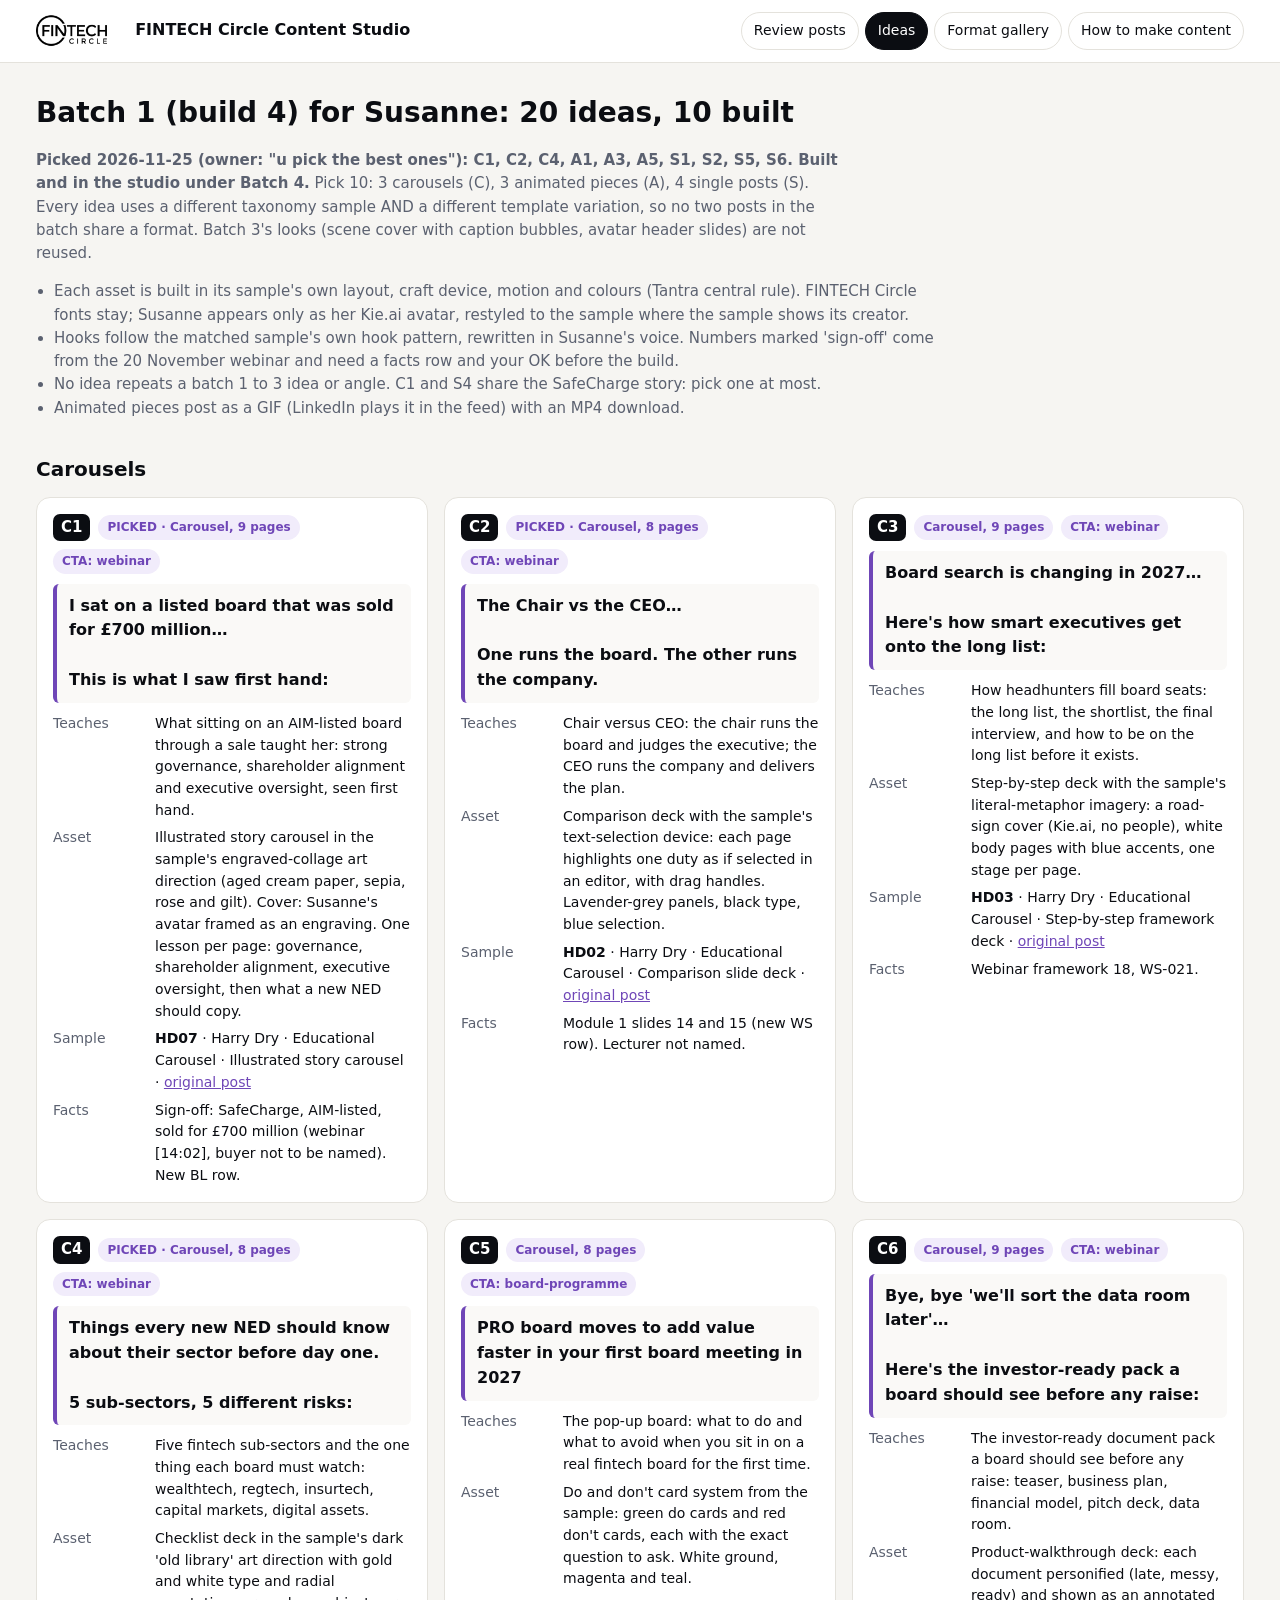
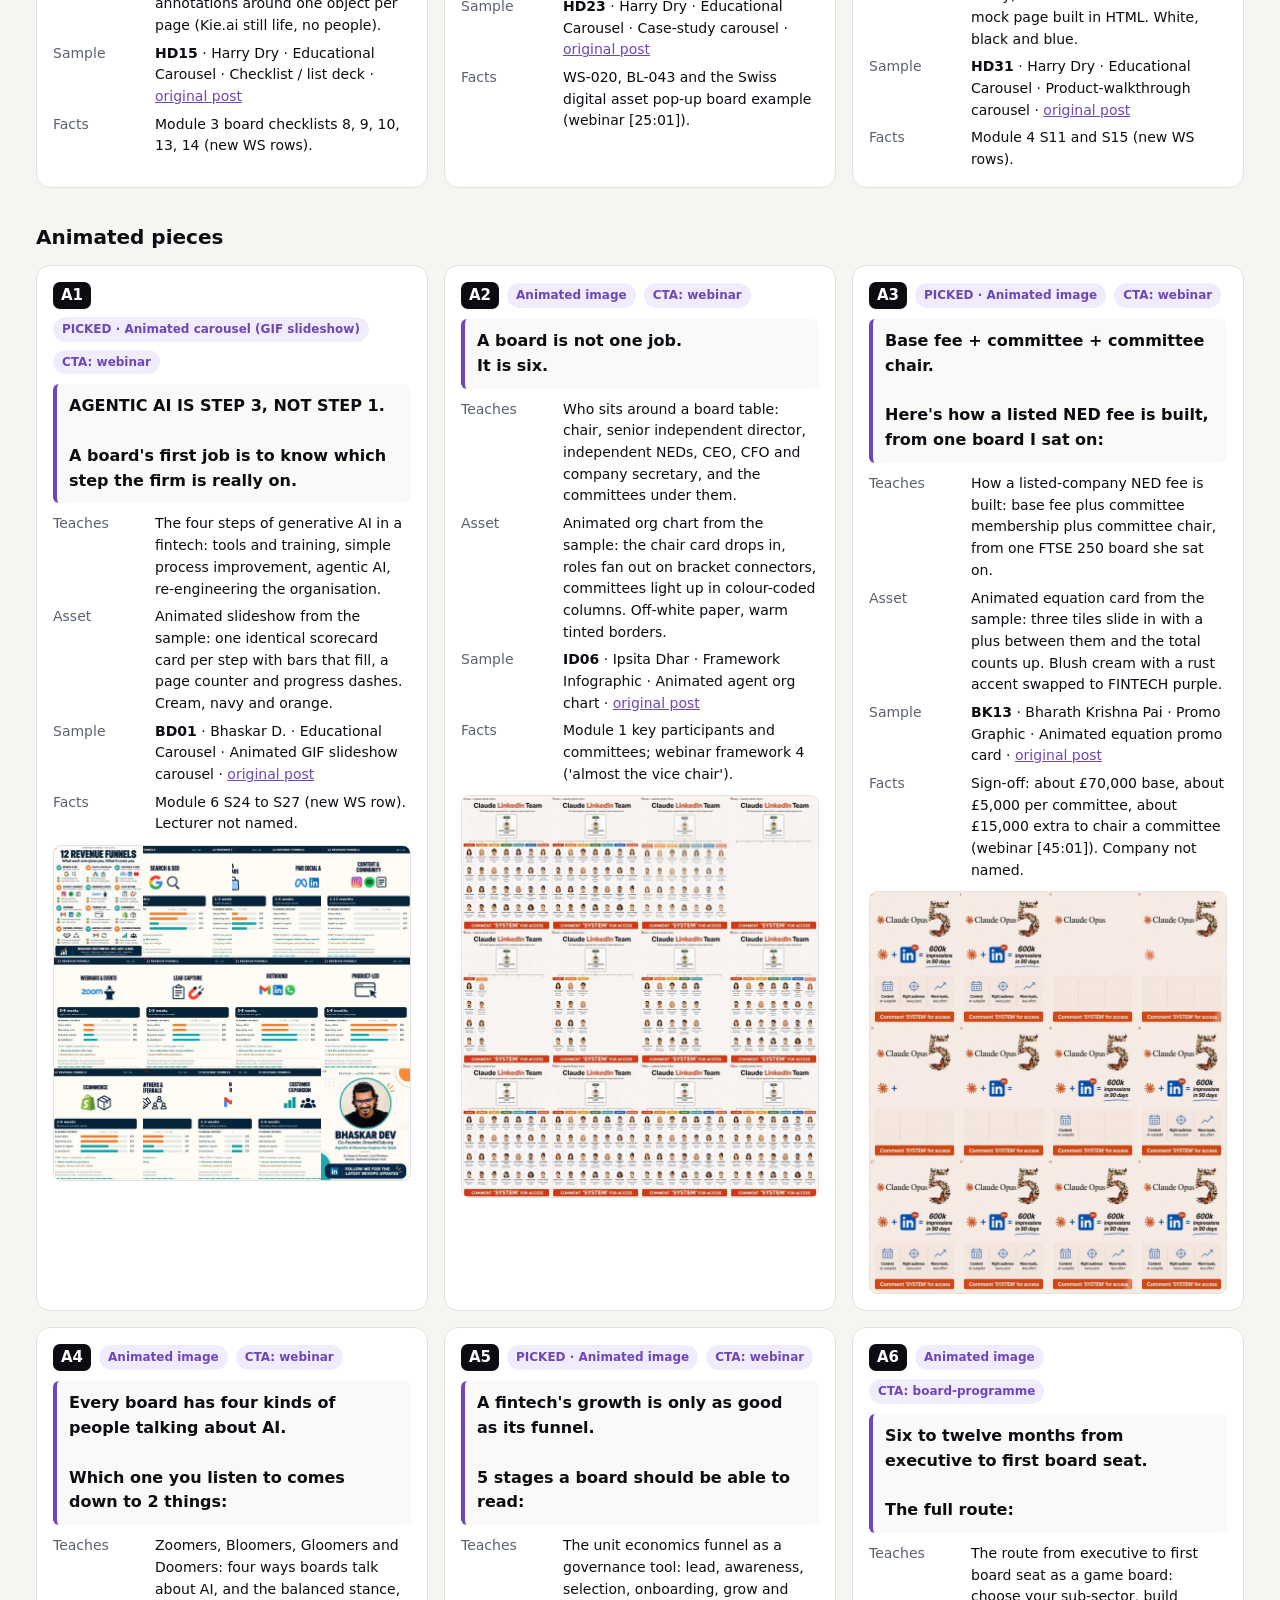
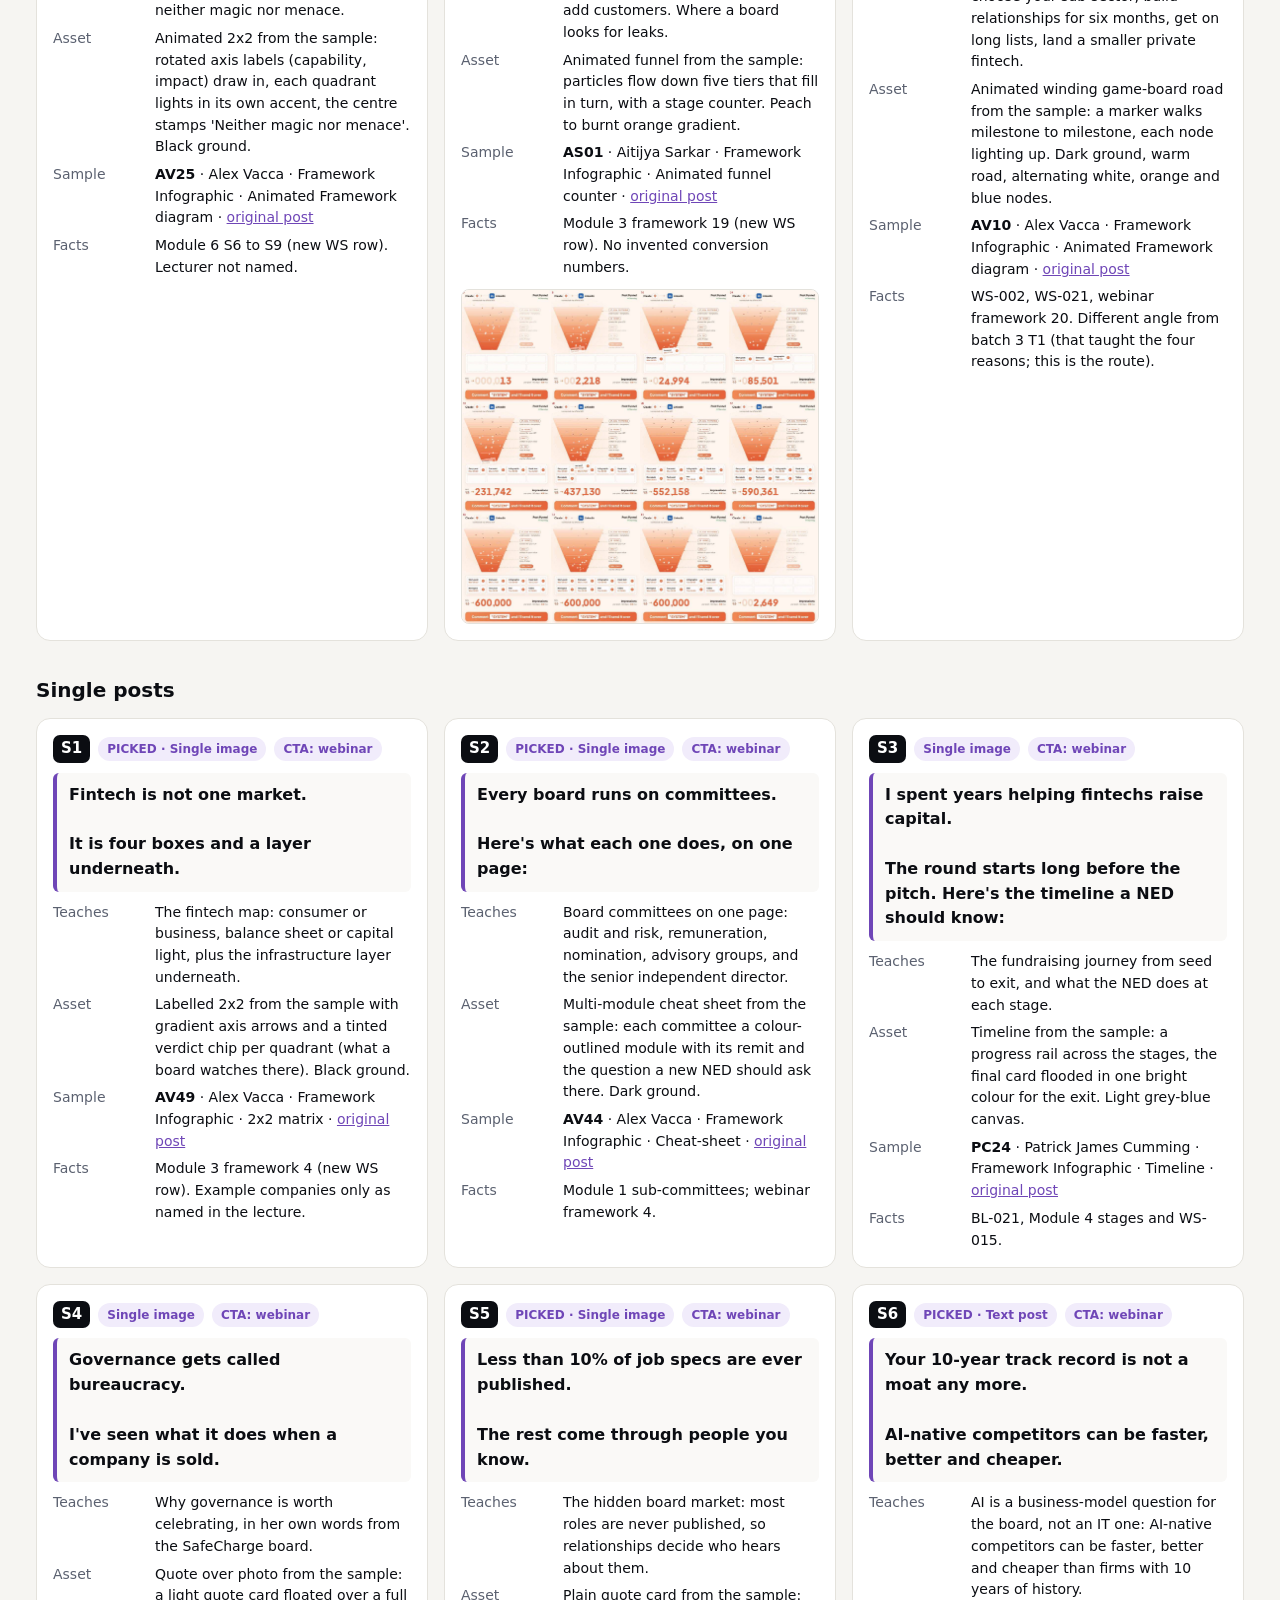
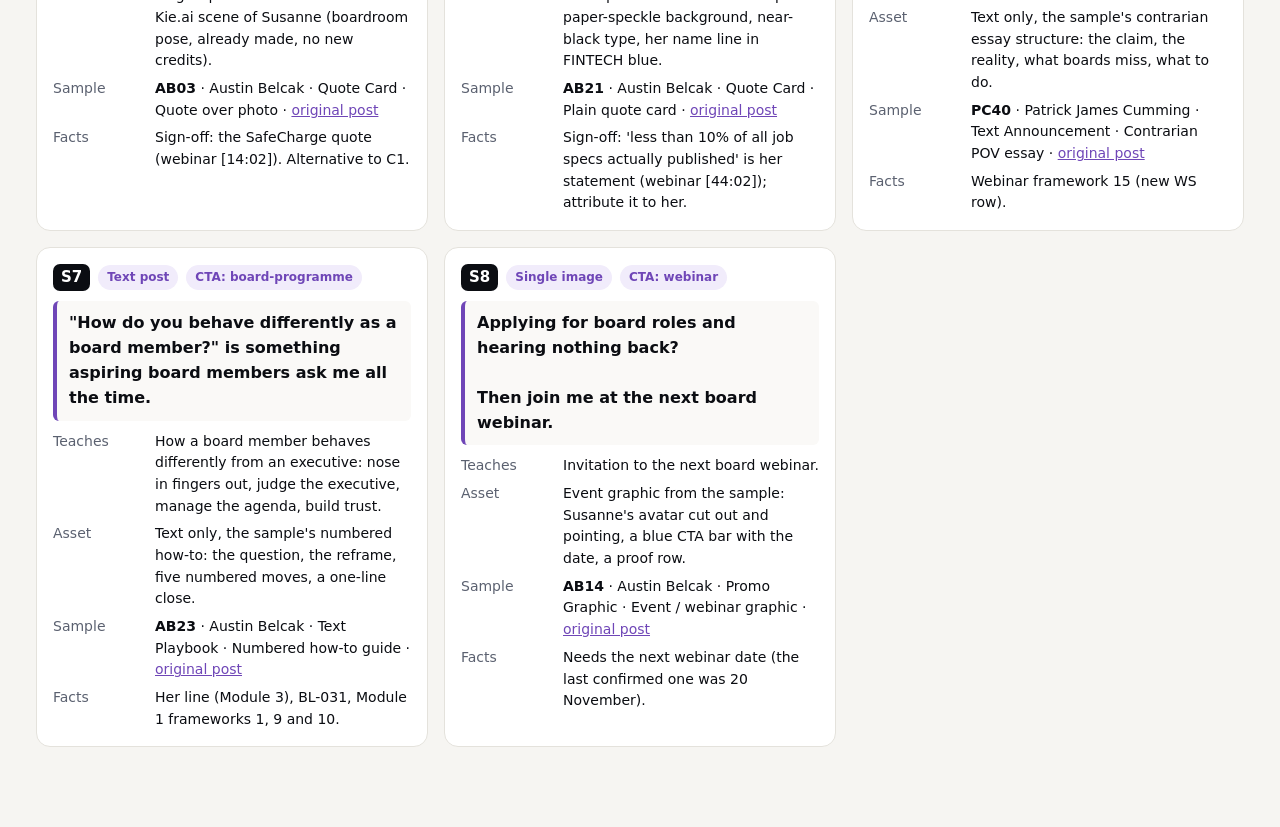
<file: ideas/batch-4-susanne.html>
<!doctype html><html lang="en"><head><meta charset="utf-8"><meta name="viewport" content="width=device-width, initial-scale=1"><meta name="robots" content="noindex, nofollow"><title>Batch 4 Ideas</title>
<link rel="icon" type="image/png" href="../fintech-circle-logo.png"><style>:root{--bg:#f6f5f2;--card:#fff;--ink:#0b0d12;--muted:#5b6170;--line:#e4e2dc;--accent:#6F46B7;--soft:#f1ecfb}
*{box-sizing:border-box}body{margin:0;background:var(--bg);color:var(--ink);font:15px/1.55 Inter,system-ui,-apple-system,"Segoe UI",sans-serif}
header{position:sticky;top:0;z-index:5;background:#fff;border-bottom:1px solid var(--line)}
.bar{max-width:1240px;margin:0 auto;padding:12px 16px;display:flex;gap:16px;align-items:center;flex-wrap:wrap}.bar b{font-size:16px}
.bar nav{display:flex;gap:6px;margin-left:auto;flex-wrap:wrap}.bar nav a{padding:7px 12px;border-radius:999px;border:1px solid var(--line);color:var(--ink);text-decoration:none;font-size:14px}
.bar nav a.on{background:var(--ink);color:#fff;border-color:var(--ink)}
main{max-width:1240px;margin:0 auto;padding:28px 16px 80px}h1{font-size:28px;margin:0 0 8px}
.lead{color:var(--muted);max-width:820px}.notes{margin:10px 0 24px;padding-left:18px;color:var(--muted);max-width:900px}
h2{font-size:20px;margin:34px 0 12px}.grid{display:grid;grid-template-columns:repeat(auto-fill,minmax(340px,1fr));gap:16px}
.card{background:var(--card);border:1px solid var(--line);border-radius:14px;padding:16px;display:flex;flex-direction:column;gap:10px}
.top{display:flex;gap:8px;align-items:center;flex-wrap:wrap}.id{background:var(--ink);color:#fff;font-weight:700;border-radius:7px;padding:2px 8px}
.pill{font-size:12px;font-weight:600;color:var(--accent);background:var(--soft);padding:3px 9px;border-radius:999px}
.hook{white-space:pre-line;font-weight:600;font-size:16px;background:#faf9f7;border-left:4px solid var(--accent);padding:10px 12px;border-radius:6px}
dl{margin:0;display:grid;grid-template-columns:92px 1fr;gap:6px 10px;font-size:14px}dt{color:var(--muted)}dd{margin:0}
.frames{width:100%;border-radius:8px;border:1px solid var(--line);cursor:zoom-in}a{color:var(--accent)}
.lb{position:fixed;inset:0;background:rgba(10,10,12,.88);display:none;align-items:center;justify-content:center;z-index:20;padding:16px}
.lb.on{display:flex}.lb img{max-width:100%;max-height:92vh}
@media (max-width:600px){.grid{grid-template-columns:1fr}dl{grid-template-columns:1fr}.bar nav{margin-left:0}}</style></head><body><header><div class="bar"><img src="../fintech-circle-logo.png" alt="FINTECH Circle" style="height:34px;width:auto;vertical-align:middle;margin-right:12px"><b>FINTECH Circle Content Studio</b><nav><a href="../index.html">Review posts</a><a href="index.html" class="on">Ideas</a><a href="../examples.html">Format gallery</a><a href="../guide.html">How to make content</a></nav></div></header><main><h1>Batch 1 (build 4) for Susanne: 20 ideas, 10 built</h1><p class="lead"><b>Picked 2026-11-25 (owner: &quot;u pick the best ones&quot;): C1, C2, C4, A1, A3, A5, S1, S2, S5, S6. Built and in the studio under Batch 4.</b> Pick 10: 3 carousels (C), 3 animated pieces (A), 4 single posts (S). Every idea uses a different taxonomy sample AND a different template variation, so no two posts in the batch share a format. Batch 3&#x27;s looks (scene cover with caption bubbles, avatar header slides) are not reused.</p><ul class="notes"><li>Each asset is built in its sample&#x27;s own layout, craft device, motion and colours (Tantra central rule). FINTECH Circle fonts stay; Susanne appears only as her Kie.ai avatar, restyled to the sample where the sample shows its creator.</li><li>Hooks follow the matched sample&#x27;s own hook pattern, rewritten in Susanne&#x27;s voice. Numbers marked &#x27;sign-off&#x27; come from the 20 November webinar and need a facts row and your OK before the build.</li><li>No idea repeats a batch 1 to 3 idea or angle. C1 and S4 share the SafeCharge story: pick one at most.</li><li>Animated pieces post as a GIF (LinkedIn plays it in the feed) with an MP4 download.</li></ul><h2>Carousels</h2><div class="grid"><article class="card"><div class="top"><span class="id">C1</span><span class="pill">PICKED · Carousel, 9 pages</span><span class="pill">CTA: webinar</span></div><div class="hook">I sat on a listed board that was sold for £700 million…

This is what I saw first hand:</div><dl><dt>Teaches</dt><dd>What sitting on an AIM-listed board through a sale taught her: strong governance, shareholder alignment and executive oversight, seen first hand.</dd><dt>Asset</dt><dd>Illustrated story carousel in the sample&#x27;s engraved-collage art direction (aged cream paper, sepia, rose and gilt). Cover: Susanne&#x27;s avatar framed as an engraving. One lesson per page: governance, shareholder alignment, executive oversight, then what a new NED should copy.</dd><dt>Sample</dt><dd><b>HD07</b> · Harry Dry · Educational Carousel · Illustrated story carousel · <a href="https://www.linkedin.com/feed/update/urn:li:activity:7477622555948826624" target="_blank" rel="noopener">original post</a></dd><dt>Facts</dt><dd>Sign-off: SafeCharge, AIM-listed, sold for £700 million (webinar [14:02], buyer not to be named). New BL row.</dd></dl></article><article class="card"><div class="top"><span class="id">C2</span><span class="pill">PICKED · Carousel, 8 pages</span><span class="pill">CTA: webinar</span></div><div class="hook">The Chair vs the CEO…

One runs the board. The other runs the company.</div><dl><dt>Teaches</dt><dd>Chair versus CEO: the chair runs the board and judges the executive; the CEO runs the company and delivers the plan.</dd><dt>Asset</dt><dd>Comparison deck with the sample&#x27;s text-selection device: each page highlights one duty as if selected in an editor, with drag handles. Lavender-grey panels, black type, blue selection.</dd><dt>Sample</dt><dd><b>HD02</b> · Harry Dry · Educational Carousel · Comparison slide deck · <a href="https://www.linkedin.com/feed/update/urn:li:activity:7479760506493390848" target="_blank" rel="noopener">original post</a></dd><dt>Facts</dt><dd>Module 1 slides 14 and 15 (new WS row). Lecturer not named.</dd></dl></article><article class="card"><div class="top"><span class="id">C3</span><span class="pill">Carousel, 9 pages</span><span class="pill">CTA: webinar</span></div><div class="hook">Board search is changing in 2027…

Here&#x27;s how smart executives get onto the long list:</div><dl><dt>Teaches</dt><dd>How headhunters fill board seats: the long list, the shortlist, the final interview, and how to be on the long list before it exists.</dd><dt>Asset</dt><dd>Step-by-step deck with the sample&#x27;s literal-metaphor imagery: a road-sign cover (Kie.ai, no people), white body pages with blue accents, one stage per page.</dd><dt>Sample</dt><dd><b>HD03</b> · Harry Dry · Educational Carousel · Step-by-step framework deck · <a href="https://www.linkedin.com/feed/update/urn:li:activity:7479016886354161664" target="_blank" rel="noopener">original post</a></dd><dt>Facts</dt><dd>Webinar framework 18, WS-021.</dd></dl></article><article class="card"><div class="top"><span class="id">C4</span><span class="pill">PICKED · Carousel, 8 pages</span><span class="pill">CTA: webinar</span></div><div class="hook">Things every new NED should know about their sector before day one.

5 sub-sectors, 5 different risks:</div><dl><dt>Teaches</dt><dd>Five fintech sub-sectors and the one thing each board must watch: wealthtech, regtech, insurtech, capital markets, digital assets.</dd><dt>Asset</dt><dd>Checklist deck in the sample&#x27;s dark &#x27;old library&#x27; art direction with gold and white type and radial annotations around one object per page (Kie.ai still life, no people).</dd><dt>Sample</dt><dd><b>HD15</b> · Harry Dry · Educational Carousel · Checklist / list deck · <a href="https://www.linkedin.com/feed/update/urn:li:activity:7473968208572624896" target="_blank" rel="noopener">original post</a></dd><dt>Facts</dt><dd>Module 3 board checklists 8, 9, 10, 13, 14 (new WS rows).</dd></dl></article><article class="card"><div class="top"><span class="id">C5</span><span class="pill">Carousel, 8 pages</span><span class="pill">CTA: board-programme</span></div><div class="hook">PRO board moves to add value faster in your first board meeting in 2027</div><dl><dt>Teaches</dt><dd>The pop-up board: what to do and what to avoid when you sit in on a real fintech board for the first time.</dd><dt>Asset</dt><dd>Do and don&#x27;t card system from the sample: green do cards and red don&#x27;t cards, each with the exact question to ask. White ground, magenta and teal.</dd><dt>Sample</dt><dd><b>HD23</b> · Harry Dry · Educational Carousel · Case-study carousel · <a href="https://www.linkedin.com/feed/update/urn:li:activity:7470738513865613313" target="_blank" rel="noopener">original post</a></dd><dt>Facts</dt><dd>WS-020, BL-043 and the Swiss digital asset pop-up board example (webinar [25:01]).</dd></dl></article><article class="card"><div class="top"><span class="id">C6</span><span class="pill">Carousel, 9 pages</span><span class="pill">CTA: webinar</span></div><div class="hook">Bye, bye &#x27;we&#x27;ll sort the data room later&#x27;…

Here&#x27;s the investor-ready pack a board should see before any raise:</div><dl><dt>Teaches</dt><dd>The investor-ready document pack a board should see before any raise: teaser, business plan, financial model, pitch deck, data room.</dd><dt>Asset</dt><dd>Product-walkthrough deck: each document personified (late, messy, ready) and shown as an annotated mock page built in HTML. White, black and blue.</dd><dt>Sample</dt><dd><b>HD31</b> · Harry Dry · Educational Carousel · Product-walkthrough carousel · <a href="https://www.linkedin.com/feed/update/urn:li:activity:7467472396409626624" target="_blank" rel="noopener">original post</a></dd><dt>Facts</dt><dd>Module 4 S11 and S15 (new WS rows).</dd></dl></article></div><h2>Animated pieces</h2><div class="grid"><article class="card"><div class="top"><span class="id">A1</span><span class="pill">PICKED · Animated carousel (GIF slideshow)</span><span class="pill">CTA: webinar</span></div><div class="hook">AGENTIC AI IS STEP 3, NOT STEP 1.

A board&#x27;s first job is to know which step the firm is really on.</div><dl><dt>Teaches</dt><dd>The four steps of generative AI in a fintech: tools and training, simple process improvement, agentic AI, re-engineering the organisation.</dd><dt>Asset</dt><dd>Animated slideshow from the sample: one identical scorecard card per step with bars that fill, a page counter and progress dashes. Cream, navy and orange.</dd><dt>Sample</dt><dd><b>BD01</b> · Bhaskar D. · Educational Carousel · Animated GIF slideshow carousel · <a href="https://www.linkedin.com/posts/bkp31415_activity-7521541875741392896-qUOQ" target="_blank" rel="noopener">original post</a></dd><dt>Facts</dt><dd>Module 6 S24 to S27 (new WS row). Lecturer not named.</dd></dl><img class="frames" loading="lazy" src="frames/BD01.jpg" alt="Frames of sample BD01"></article><article class="card"><div class="top"><span class="id">A2</span><span class="pill">Animated image</span><span class="pill">CTA: webinar</span></div><div class="hook">A board is not one job.
It is six.</div><dl><dt>Teaches</dt><dd>Who sits around a board table: chair, senior independent director, independent NEDs, CEO, CFO and company secretary, and the committees under them.</dd><dt>Asset</dt><dd>Animated org chart from the sample: the chair card drops in, roles fan out on bracket connectors, committees light up in colour-coded columns. Off-white paper, warm tinted borders.</dd><dt>Sample</dt><dd><b>ID06</b> · Ipsita Dhar · Framework Infographic · Animated agent org chart · <a href="https://www.linkedin.com/posts/ipsitadhar14_i-stopped-using-one-claude-for-everything-activity-7516732358776250369-dSlt" target="_blank" rel="noopener">original post</a></dd><dt>Facts</dt><dd>Module 1 key participants and committees; webinar framework 4 (&#x27;almost the vice chair&#x27;).</dd></dl><img class="frames" loading="lazy" src="frames/ID06.jpg" alt="Frames of sample ID06"></article><article class="card"><div class="top"><span class="id">A3</span><span class="pill">PICKED · Animated image</span><span class="pill">CTA: webinar</span></div><div class="hook">Base fee + committee + committee chair.

Here&#x27;s how a listed NED fee is built, from one board I sat on:</div><dl><dt>Teaches</dt><dd>How a listed-company NED fee is built: base fee plus committee membership plus committee chair, from one FTSE 250 board she sat on.</dd><dt>Asset</dt><dd>Animated equation card from the sample: three tiles slide in with a plus between them and the total counts up. Blush cream with a rust accent swapped to FINTECH purple.</dd><dt>Sample</dt><dd><b>BK13</b> · Bharath Krishna Pai · Promo Graphic · Animated equation promo card · <a href="https://www.linkedin.com/posts/bkp31415_claude-opus-55-just-made-itself-an-official-activity-7516004035385028608-mCCm" target="_blank" rel="noopener">original post</a></dd><dt>Facts</dt><dd>Sign-off: about £70,000 base, about £5,000 per committee, about £15,000 extra to chair a committee (webinar [45:01]). Company not named.</dd></dl><img class="frames" loading="lazy" src="frames/BK13.jpg" alt="Frames of sample BK13"></article><article class="card"><div class="top"><span class="id">A4</span><span class="pill">Animated image</span><span class="pill">CTA: webinar</span></div><div class="hook">Every board has four kinds of people talking about AI.

Which one you listen to comes down to 2 things:</div><dl><dt>Teaches</dt><dd>Zoomers, Bloomers, Gloomers and Doomers: four ways boards talk about AI, and the balanced stance, neither magic nor menace.</dd><dt>Asset</dt><dd>Animated 2x2 from the sample: rotated axis labels (capability, impact) draw in, each quadrant lights in its own accent, the centre stamps &#x27;Neither magic nor menace&#x27;. Black ground.</dd><dt>Sample</dt><dd><b>AV25</b> · Alex Vacca · Framework Infographic · Animated Framework diagram · <a href="https://www.linkedin.com/feed/update/urn:li:activity:7468238806006042624" target="_blank" rel="noopener">original post</a></dd><dt>Facts</dt><dd>Module 6 S6 to S9 (new WS row). Lecturer not named.</dd></dl></article><article class="card"><div class="top"><span class="id">A5</span><span class="pill">PICKED · Animated image</span><span class="pill">CTA: webinar</span></div><div class="hook">A fintech&#x27;s growth is only as good as its funnel.

5 stages a board should be able to read:</div><dl><dt>Teaches</dt><dd>The unit economics funnel as a governance tool: lead, awareness, selection, onboarding, grow and add customers. Where a board looks for leaks.</dd><dt>Asset</dt><dd>Animated funnel from the sample: particles flow down five tiers that fill in turn, with a stage counter. Peach to burnt orange gradient.</dd><dt>Sample</dt><dd><b>AS01</b> · Aitijya Sarkar · Framework Infographic · Animated funnel counter · <a href="https://www.linkedin.com/posts/thewallandthem_holy-sjt-i-finally-connected-claude-to-activity-7523984122466254848-pkHq" target="_blank" rel="noopener">original post</a></dd><dt>Facts</dt><dd>Module 3 framework 19 (new WS row). No invented conversion numbers.</dd></dl><img class="frames" loading="lazy" src="frames/AS01.jpg" alt="Frames of sample AS01"></article><article class="card"><div class="top"><span class="id">A6</span><span class="pill">Animated image</span><span class="pill">CTA: board-programme</span></div><div class="hook">Six to twelve months from executive to first board seat.

The full route:</div><dl><dt>Teaches</dt><dd>The route from executive to first board seat as a game board: choose your sub-sector, build relationships for six months, get on long lists, land a smaller private fintech.</dd><dt>Asset</dt><dd>Animated winding game-board road from the sample: a marker walks milestone to milestone, each node lighting up. Dark ground, warm road, alternating white, orange and blue nodes.</dd><dt>Sample</dt><dd><b>AV10</b> · Alex Vacca · Framework Infographic · Animated Framework diagram · <a href="https://www.linkedin.com/feed/update/urn:li:activity:7475848854374920192" target="_blank" rel="noopener">original post</a></dd><dt>Facts</dt><dd>WS-002, WS-021, webinar framework 20. Different angle from batch 3 T1 (that taught the four reasons; this is the route).</dd></dl></article></div><h2>Single posts</h2><div class="grid"><article class="card"><div class="top"><span class="id">S1</span><span class="pill">PICKED · Single image</span><span class="pill">CTA: webinar</span></div><div class="hook">Fintech is not one market.

It is four boxes and a layer underneath.</div><dl><dt>Teaches</dt><dd>The fintech map: consumer or business, balance sheet or capital light, plus the infrastructure layer underneath.</dd><dt>Asset</dt><dd>Labelled 2x2 from the sample with gradient axis arrows and a tinted verdict chip per quadrant (what a board watches there). Black ground.</dd><dt>Sample</dt><dd><b>AV49</b> · Alex Vacca · Framework Infographic · 2x2 matrix · <a href="https://www.linkedin.com/feed/update/urn:li:activity:7455917149145186304" target="_blank" rel="noopener">original post</a></dd><dt>Facts</dt><dd>Module 3 framework 4 (new WS row). Example companies only as named in the lecture.</dd></dl></article><article class="card"><div class="top"><span class="id">S2</span><span class="pill">PICKED · Single image</span><span class="pill">CTA: webinar</span></div><div class="hook">Every board runs on committees.

Here&#x27;s what each one does, on one page:</div><dl><dt>Teaches</dt><dd>Board committees on one page: audit and risk, remuneration, nomination, advisory groups, and the senior independent director.</dd><dt>Asset</dt><dd>Multi-module cheat sheet from the sample: each committee a colour-outlined module with its remit and the question a new NED should ask there. Dark ground.</dd><dt>Sample</dt><dd><b>AV44</b> · Alex Vacca · Framework Infographic · Cheat-sheet · <a href="https://www.linkedin.com/feed/update/urn:li:activity:7458455008015974400" target="_blank" rel="noopener">original post</a></dd><dt>Facts</dt><dd>Module 1 sub-committees; webinar framework 4.</dd></dl></article><article class="card"><div class="top"><span class="id">S3</span><span class="pill">Single image</span><span class="pill">CTA: webinar</span></div><div class="hook">I spent years helping fintechs raise capital.

The round starts long before the pitch. Here&#x27;s the timeline a NED should know:</div><dl><dt>Teaches</dt><dd>The fundraising journey from seed to exit, and what the NED does at each stage.</dd><dt>Asset</dt><dd>Timeline from the sample: a progress rail across the stages, the final card flooded in one bright colour for the exit. Light grey-blue canvas.</dd><dt>Sample</dt><dd><b>PC24</b> · Patrick James Cumming · Framework Infographic · Timeline · <a href="https://www.linkedin.com/feed/update/urn:li:activity:7463544216900771841" target="_blank" rel="noopener">original post</a></dd><dt>Facts</dt><dd>BL-021, Module 4 stages and WS-015.</dd></dl></article><article class="card"><div class="top"><span class="id">S4</span><span class="pill">Single image</span><span class="pill">CTA: webinar</span></div><div class="hook">Governance gets called bureaucracy.

I&#x27;ve seen what it does when a company is sold.</div><dl><dt>Teaches</dt><dd>Why governance is worth celebrating, in her own words from the SafeCharge board.</dd><dt>Asset</dt><dd>Quote over photo from the sample: a light quote card floated over a full Kie.ai scene of Susanne (boardroom pose, already made, no new credits).</dd><dt>Sample</dt><dd><b>AB03</b> · Austin Belcak · Quote Card · Quote over photo · <a href="https://www.linkedin.com/feed/update/urn:li:activity:7479520965937467392" target="_blank" rel="noopener">original post</a></dd><dt>Facts</dt><dd>Sign-off: the SafeCharge quote (webinar [14:02]). Alternative to C1.</dd></dl></article><article class="card"><div class="top"><span class="id">S5</span><span class="pill">PICKED · Single image</span><span class="pill">CTA: webinar</span></div><div class="hook">Less than 10% of job specs are ever published.

The rest come through people you know.</div><dl><dt>Teaches</dt><dd>The hidden board market: most roles are never published, so relationships decide who hears about them.</dd><dt>Asset</dt><dd>Plain quote card from the sample: paper-speckle background, near-black type, her name line in FINTECH blue.</dd><dt>Sample</dt><dd><b>AB21</b> · Austin Belcak · Quote Card · Plain quote card · <a href="https://www.linkedin.com/feed/update/urn:li:activity:7471910820696891392" target="_blank" rel="noopener">original post</a></dd><dt>Facts</dt><dd>Sign-off: &#x27;less than 10% of all job specs actually published&#x27; is her statement (webinar [44:02]); attribute it to her.</dd></dl></article><article class="card"><div class="top"><span class="id">S6</span><span class="pill">PICKED · Text post</span><span class="pill">CTA: webinar</span></div><div class="hook">Your 10-year track record is not a moat any more.

AI-native competitors can be faster, better and cheaper.</div><dl><dt>Teaches</dt><dd>AI is a business-model question for the board, not an IT one: AI-native competitors can be faster, better and cheaper than firms with 10 years of history.</dd><dt>Asset</dt><dd>Text only, the sample&#x27;s contrarian essay structure: the claim, the reality, what boards miss, what to do.</dd><dt>Sample</dt><dd><b>PC40</b> · Patrick James Cumming · Text Announcement · Contrarian POV essay · <a href="https://www.linkedin.com/feed/update/urn:li:activity:7434568548246654976" target="_blank" rel="noopener">original post</a></dd><dt>Facts</dt><dd>Webinar framework 15 (new WS row).</dd></dl></article><article class="card"><div class="top"><span class="id">S7</span><span class="pill">Text post</span><span class="pill">CTA: board-programme</span></div><div class="hook">&quot;How do you behave differently as a board member?&quot; is something aspiring board members ask me all the time.</div><dl><dt>Teaches</dt><dd>How a board member behaves differently from an executive: nose in fingers out, judge the executive, manage the agenda, build trust.</dd><dt>Asset</dt><dd>Text only, the sample&#x27;s numbered how-to: the question, the reframe, five numbered moves, a one-line close.</dd><dt>Sample</dt><dd><b>AB23</b> · Austin Belcak · Text Playbook · Numbered how-to guide · <a href="https://www.linkedin.com/feed/update/urn:li:activity:7471186044999118849" target="_blank" rel="noopener">original post</a></dd><dt>Facts</dt><dd>Her line (Module 3), BL-031, Module 1 frameworks 1, 9 and 10.</dd></dl></article><article class="card"><div class="top"><span class="id">S8</span><span class="pill">Single image</span><span class="pill">CTA: webinar</span></div><div class="hook">Applying for board roles and hearing nothing back?

Then join me at the next board webinar.</div><dl><dt>Teaches</dt><dd>Invitation to the next board webinar.</dd><dt>Asset</dt><dd>Event graphic from the sample: Susanne&#x27;s avatar cut out and pointing, a blue CTA bar with the date, a proof row.</dd><dt>Sample</dt><dd><b>AB14</b> · Austin Belcak · Promo Graphic · Event / webinar graphic · <a href="https://www.linkedin.com/feed/update/urn:li:activity:7473360372138168320" target="_blank" rel="noopener">original post</a></dd><dt>Facts</dt><dd>Needs the next webinar date (the last confirmed one was 20 November).</dd></dl></article></div></main><div class="lb" id="lb"><img alt=""></div><script>const lb=document.getElementById("lb");document.addEventListener("click",ev=>{const i=ev.target.closest(".frames");if(i){lb.firstElementChild.src=i.src;lb.classList.add("on");return;}if(ev.target.closest("#lb"))lb.classList.remove("on");});</script></body></html>
</file>
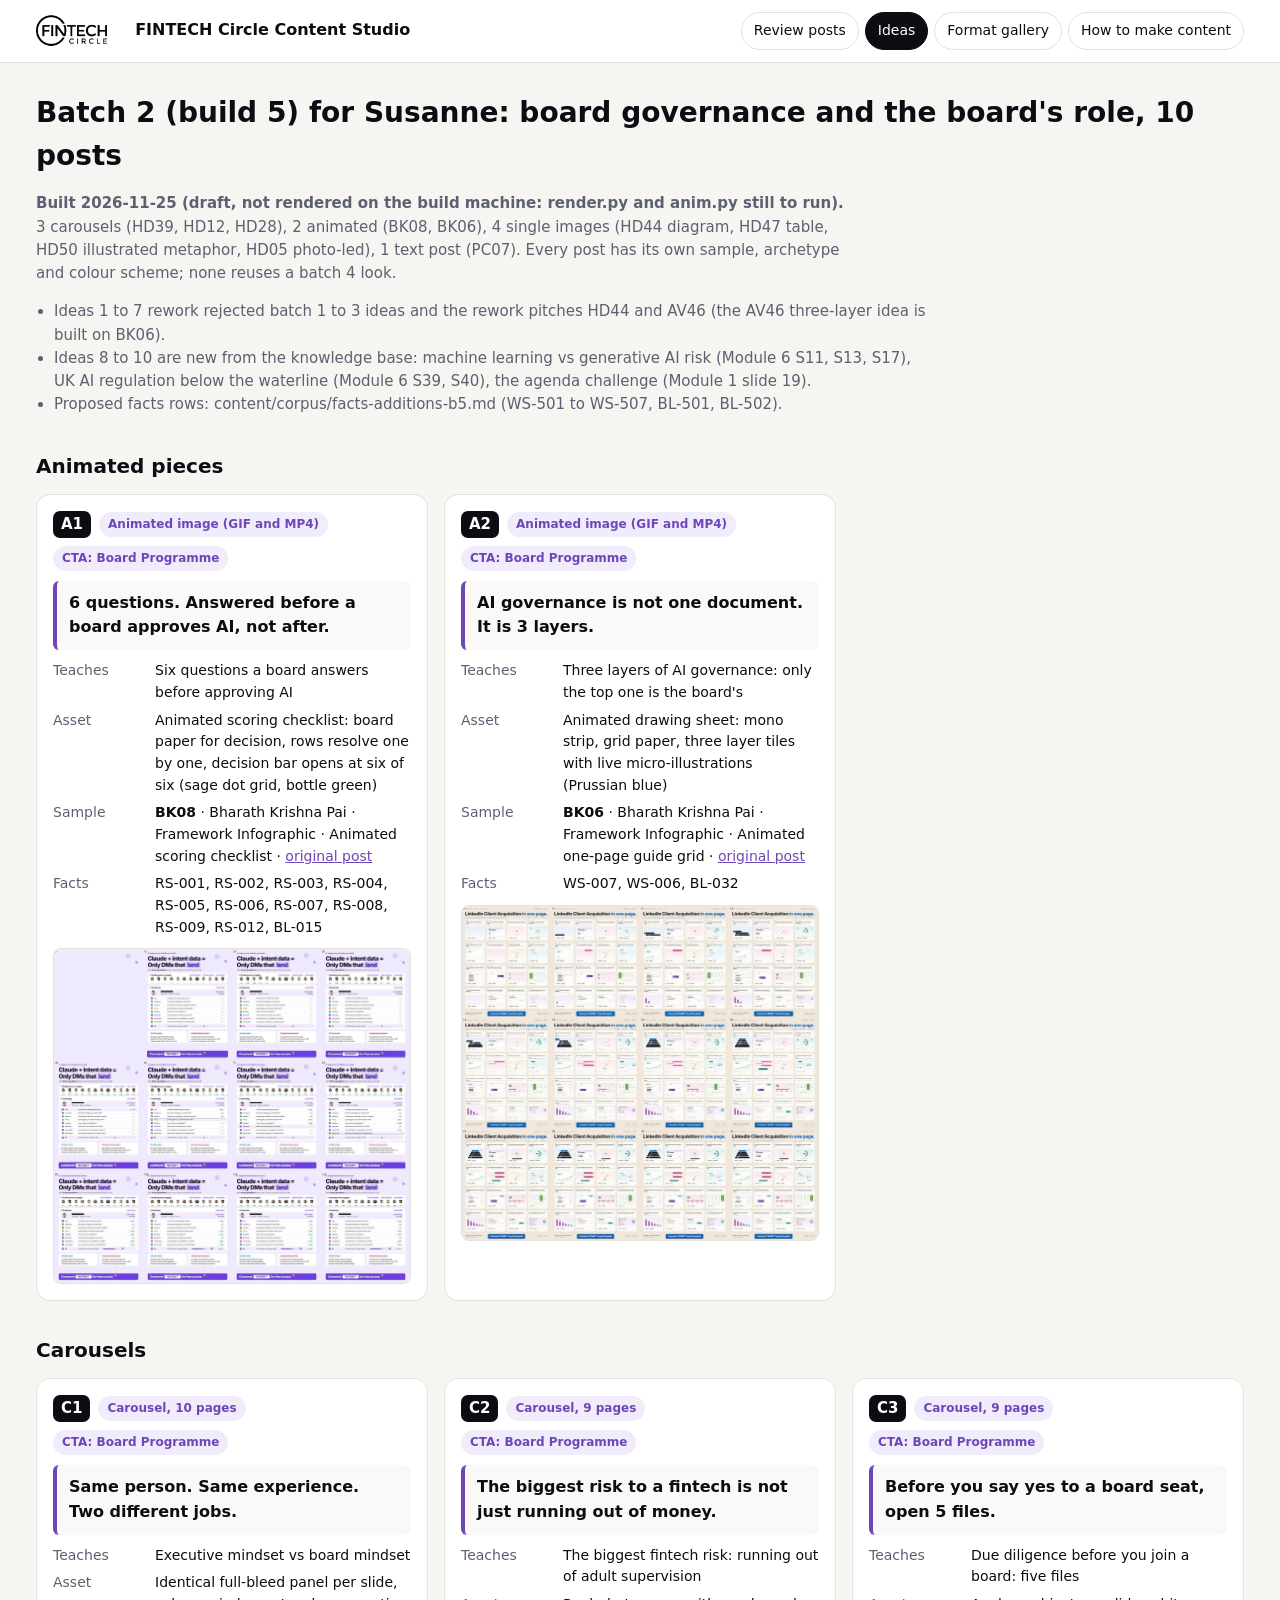
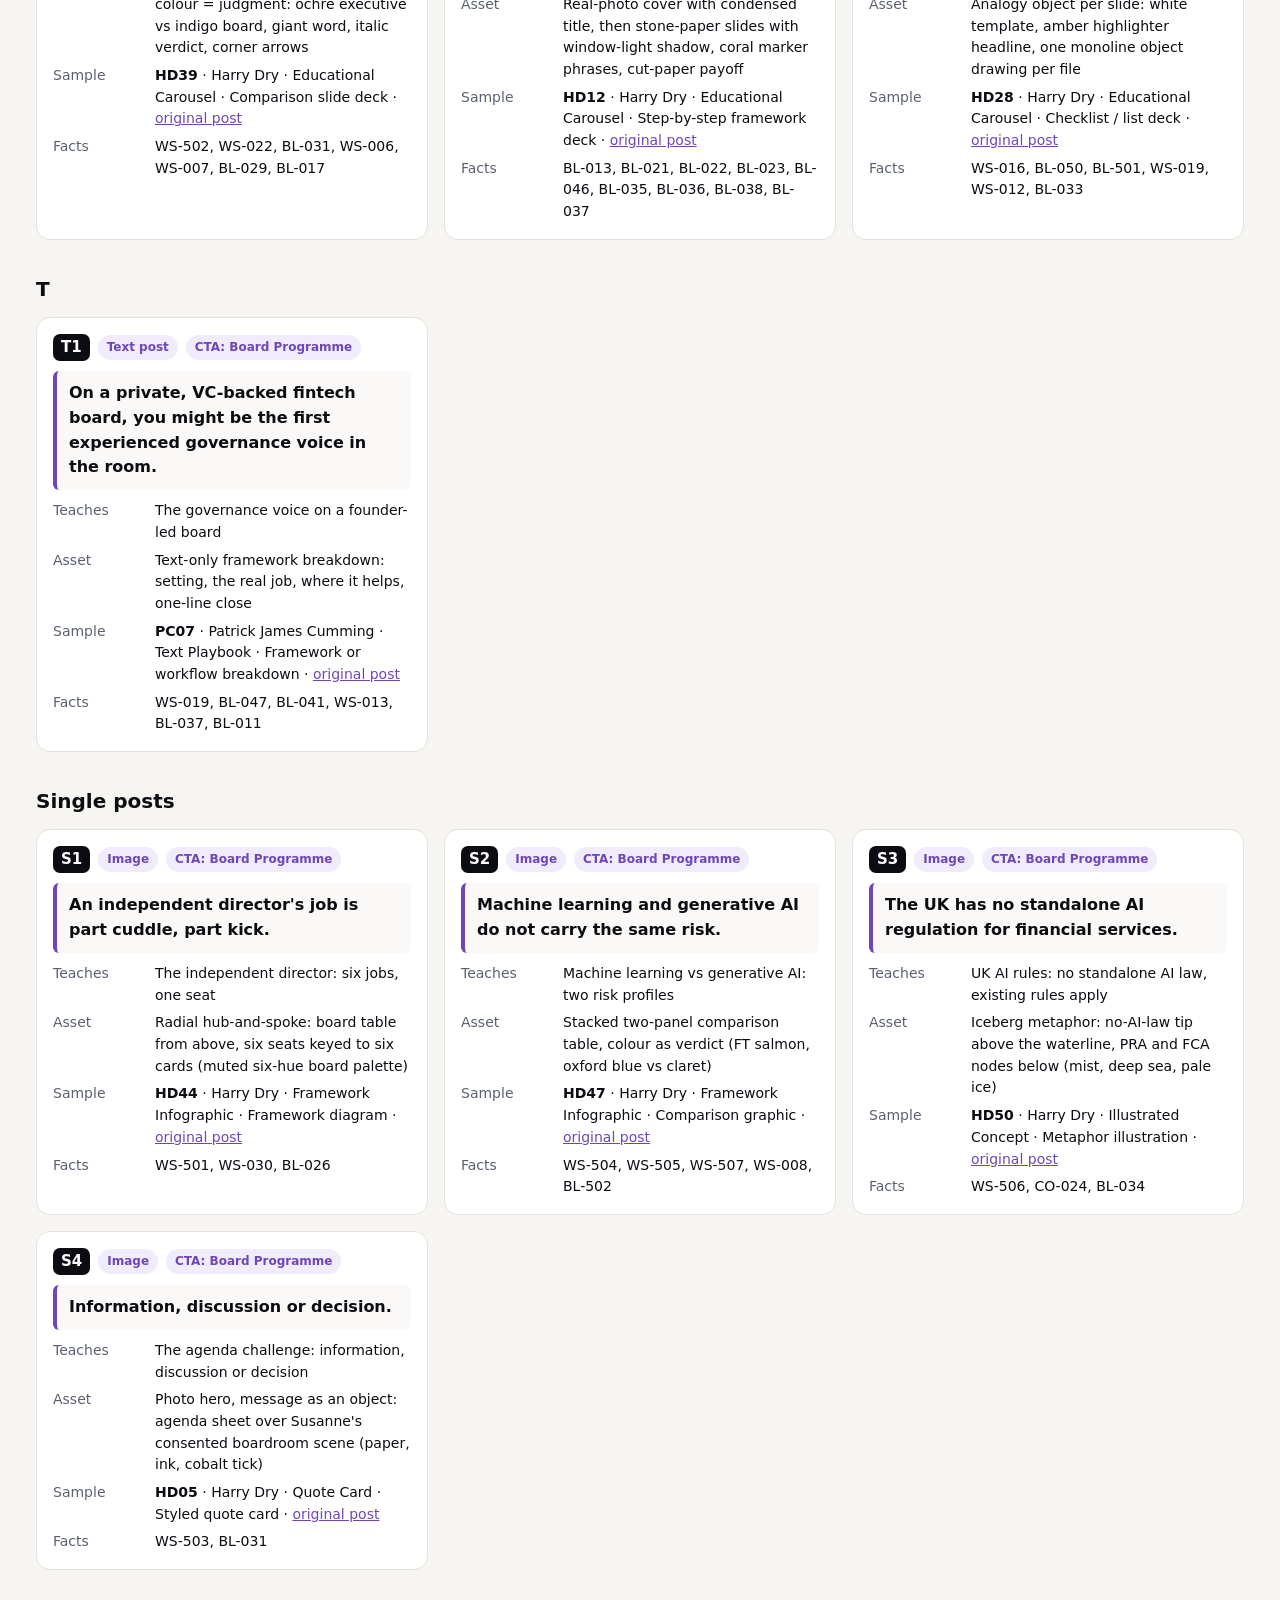
<file: ideas/batch-5-susanne.html>
<!doctype html><html lang="en"><head><meta charset="utf-8"><meta name="viewport" content="width=device-width, initial-scale=1"><meta name="robots" content="noindex, nofollow"><title>Batch 5 Ideas</title>
<link rel="icon" type="image/png" href="../fintech-circle-logo.png"><style>:root{--bg:#f6f5f2;--card:#fff;--ink:#0b0d12;--muted:#5b6170;--line:#e4e2dc;--accent:#6F46B7;--soft:#f1ecfb}
*{box-sizing:border-box}body{margin:0;background:var(--bg);color:var(--ink);font:15px/1.55 Inter,system-ui,-apple-system,"Segoe UI",sans-serif}
header{position:sticky;top:0;z-index:5;background:#fff;border-bottom:1px solid var(--line)}
.bar{max-width:1240px;margin:0 auto;padding:12px 16px;display:flex;gap:16px;align-items:center;flex-wrap:wrap}.bar b{font-size:16px}
.bar nav{display:flex;gap:6px;margin-left:auto;flex-wrap:wrap}.bar nav a{padding:7px 12px;border-radius:999px;border:1px solid var(--line);color:var(--ink);text-decoration:none;font-size:14px}
.bar nav a.on{background:var(--ink);color:#fff;border-color:var(--ink)}
main{max-width:1240px;margin:0 auto;padding:28px 16px 80px}h1{font-size:28px;margin:0 0 8px}
.lead{color:var(--muted);max-width:820px}.notes{margin:10px 0 24px;padding-left:18px;color:var(--muted);max-width:900px}
h2{font-size:20px;margin:34px 0 12px}.grid{display:grid;grid-template-columns:repeat(auto-fill,minmax(340px,1fr));gap:16px}
.card{background:var(--card);border:1px solid var(--line);border-radius:14px;padding:16px;display:flex;flex-direction:column;gap:10px}
.top{display:flex;gap:8px;align-items:center;flex-wrap:wrap}.id{background:var(--ink);color:#fff;font-weight:700;border-radius:7px;padding:2px 8px}
.pill{font-size:12px;font-weight:600;color:var(--accent);background:var(--soft);padding:3px 9px;border-radius:999px}
.hook{white-space:pre-line;font-weight:600;font-size:16px;background:#faf9f7;border-left:4px solid var(--accent);padding:10px 12px;border-radius:6px}
dl{margin:0;display:grid;grid-template-columns:92px 1fr;gap:6px 10px;font-size:14px}dt{color:var(--muted)}dd{margin:0}
.frames{width:100%;border-radius:8px;border:1px solid var(--line);cursor:zoom-in}a{color:var(--accent)}
.lb{position:fixed;inset:0;background:rgba(10,10,12,.88);display:none;align-items:center;justify-content:center;z-index:20;padding:16px}
.lb.on{display:flex}.lb img{max-width:100%;max-height:92vh}
@media (max-width:600px){.grid{grid-template-columns:1fr}dl{grid-template-columns:1fr}.bar nav{margin-left:0}}</style></head><body><header><div class="bar"><img src="../fintech-circle-logo.png" alt="FINTECH Circle" style="height:34px;width:auto;vertical-align:middle;margin-right:12px"><b>FINTECH Circle Content Studio</b><nav><a href="../index.html">Review posts</a><a href="index.html" class="on">Ideas</a><a href="../examples.html">Format gallery</a><a href="../guide.html">How to make content</a></nav></div></header><main><h1>Batch 2 (build 5) for Susanne: board governance and the board&#x27;s role, 10 posts</h1><p class="lead"><b>Built 2026-11-25 (draft, not rendered on the build machine: render.py and anim.py still to run).</b> 3 carousels (HD39, HD12, HD28), 2 animated (BK08, BK06), 4 single images (HD44 diagram, HD47 table, HD50 illustrated metaphor, HD05 photo-led), 1 text post (PC07). Every post has its own sample, archetype and colour scheme; none reuses a batch 4 look.</p><ul class="notes"><li>Ideas 1 to 7 rework rejected batch 1 to 3 ideas and the rework pitches HD44 and AV46 (the AV46 three-layer idea is built on BK06).</li><li>Ideas 8 to 10 are new from the knowledge base: machine learning vs generative AI risk (Module 6 S11, S13, S17), UK AI regulation below the waterline (Module 6 S39, S40), the agenda challenge (Module 1 slide 19).</li><li>Proposed facts rows: content/corpus/facts-additions-b5.md (WS-501 to WS-507, BL-501, BL-502).</li></ul><h2>Animated pieces</h2><div class="grid"><article class="card"><div class="top"><span class="id">A1</span><span class="pill">Animated image (GIF and MP4)</span><span class="pill">CTA: Board Programme</span></div><div class="hook">6 questions. Answered before a board approves AI, not after.</div><dl><dt>Teaches</dt><dd>Six questions a board answers before approving AI</dd><dt>Asset</dt><dd>Animated scoring checklist: board paper for decision, rows resolve one by one, decision bar opens at six of six (sage dot grid, bottle green)</dd><dt>Sample</dt><dd><b>BK08</b> · Bharath Krishna Pai · Framework Infographic · Animated scoring checklist · <a href="https://www.linkedin.com/posts/bkp31415_i-dont-know-if-i-should-be-sharing-this-activity-7520711265791463424-vjy-" target="_blank" rel="noopener">original post</a></dd><dt>Facts</dt><dd>RS-001, RS-002, RS-003, RS-004, RS-005, RS-006, RS-007, RS-008, RS-009, RS-012, BL-015</dd></dl><img class="frames" loading="lazy" src="frames/BK08.jpg" alt="Frames of sample BK08"></article><article class="card"><div class="top"><span class="id">A2</span><span class="pill">Animated image (GIF and MP4)</span><span class="pill">CTA: Board Programme</span></div><div class="hook">AI governance is not one document. It is 3 layers.</div><dl><dt>Teaches</dt><dd>Three layers of AI governance: only the top one is the board&#x27;s</dd><dt>Asset</dt><dd>Animated drawing sheet: mono strip, grid paper, three layer tiles with live micro-illustrations (Prussian blue)</dd><dt>Sample</dt><dd><b>BK06</b> · Bharath Krishna Pai · Framework Infographic · Animated one-page guide grid · <a href="https://www.linkedin.com/posts/bkp31415_i-turned-claude-into-a-full-stack-linkedin-activity-7521779610275987456-QFwy" target="_blank" rel="noopener">original post</a></dd><dt>Facts</dt><dd>WS-007, WS-006, BL-032</dd></dl><img class="frames" loading="lazy" src="frames/BK06.jpg" alt="Frames of sample BK06"></article></div><h2>Carousels</h2><div class="grid"><article class="card"><div class="top"><span class="id">C1</span><span class="pill">Carousel, 10 pages</span><span class="pill">CTA: Board Programme</span></div><div class="hook">Same person. Same experience. Two different jobs.</div><dl><dt>Teaches</dt><dd>Executive mindset vs board mindset</dd><dt>Asset</dt><dd>Identical full-bleed panel per slide, colour = judgment: ochre executive vs indigo board, giant word, italic verdict, corner arrows</dd><dt>Sample</dt><dd><b>HD39</b> · Harry Dry · Educational Carousel · Comparison slide deck · <a href="https://www.linkedin.com/feed/update/urn:li:activity:7463822549735460864" target="_blank" rel="noopener">original post</a></dd><dt>Facts</dt><dd>WS-502, WS-022, BL-031, WS-006, WS-007, BL-029, BL-017</dd></dl></article><article class="card"><div class="top"><span class="id">C2</span><span class="pill">Carousel, 9 pages</span><span class="pill">CTA: Board Programme</span></div><div class="hook">The biggest risk to a fintech is not just running out of money.</div><dl><dt>Teaches</dt><dd>The biggest fintech risk: running out of adult supervision</dd><dt>Asset</dt><dd>Real-photo cover with condensed title, then stone-paper slides with window-light shadow, coral marker phrases, cut-paper payoff</dd><dt>Sample</dt><dd><b>HD12</b> · Harry Dry · Educational Carousel · Step-by-step framework deck · <a href="https://www.linkedin.com/feed/update/urn:li:activity:7475421239004672000" target="_blank" rel="noopener">original post</a></dd><dt>Facts</dt><dd>BL-013, BL-021, BL-022, BL-023, BL-046, BL-035, BL-036, BL-038, BL-037</dd></dl></article><article class="card"><div class="top"><span class="id">C3</span><span class="pill">Carousel, 9 pages</span><span class="pill">CTA: Board Programme</span></div><div class="hook">Before you say yes to a board seat, open 5 files.</div><dl><dt>Teaches</dt><dd>Due diligence before you join a board: five files</dd><dt>Asset</dt><dd>Analogy object per slide: white template, amber highlighter headline, one monoline object drawing per file</dd><dt>Sample</dt><dd><b>HD28</b> · Harry Dry · Educational Carousel · Checklist / list deck · <a href="https://www.linkedin.com/feed/update/urn:li:activity:7468592798179647488" target="_blank" rel="noopener">original post</a></dd><dt>Facts</dt><dd>WS-016, BL-050, BL-501, WS-019, WS-012, BL-033</dd></dl></article></div><h2>T</h2><div class="grid"><article class="card"><div class="top"><span class="id">T1</span><span class="pill">Text post</span><span class="pill">CTA: Board Programme</span></div><div class="hook">On a private, VC-backed fintech board, you might be the first experienced governance voice in the room.</div><dl><dt>Teaches</dt><dd>The governance voice on a founder-led board</dd><dt>Asset</dt><dd>Text-only framework breakdown: setting, the real job, where it helps, one-line close</dd><dt>Sample</dt><dd><b>PC07</b> · Patrick James Cumming · Text Playbook · Framework or workflow breakdown · <a href="https://www.linkedin.com/feed/update/urn:li:activity:7474778245419339776" target="_blank" rel="noopener">original post</a></dd><dt>Facts</dt><dd>WS-019, BL-047, BL-041, WS-013, BL-037, BL-011</dd></dl></article></div><h2>Single posts</h2><div class="grid"><article class="card"><div class="top"><span class="id">S1</span><span class="pill">Image</span><span class="pill">CTA: Board Programme</span></div><div class="hook">An independent director&#x27;s job is part cuddle, part kick.</div><dl><dt>Teaches</dt><dd>The independent director: six jobs, one seat</dd><dt>Asset</dt><dd>Radial hub-and-spoke: board table from above, six seats keyed to six cards (muted six-hue board palette)</dd><dt>Sample</dt><dd><b>HD44</b> · Harry Dry · Framework Infographic · Framework diagram · <a href="https://www.linkedin.com/feed/update/urn:li:activity:7462038083186655233" target="_blank" rel="noopener">original post</a></dd><dt>Facts</dt><dd>WS-501, WS-030, BL-026</dd></dl></article><article class="card"><div class="top"><span class="id">S2</span><span class="pill">Image</span><span class="pill">CTA: Board Programme</span></div><div class="hook">Machine learning and generative AI do not carry the same risk.</div><dl><dt>Teaches</dt><dd>Machine learning vs generative AI: two risk profiles</dd><dt>Asset</dt><dd>Stacked two-panel comparison table, colour as verdict (FT salmon, oxford blue vs claret)</dd><dt>Sample</dt><dd><b>HD47</b> · Harry Dry · Framework Infographic · Comparison graphic · <a href="https://www.linkedin.com/feed/update/urn:li:activity:7460620891413164032" target="_blank" rel="noopener">original post</a></dd><dt>Facts</dt><dd>WS-504, WS-505, WS-507, WS-008, BL-502</dd></dl></article><article class="card"><div class="top"><span class="id">S3</span><span class="pill">Image</span><span class="pill">CTA: Board Programme</span></div><div class="hook">The UK has no standalone AI regulation for financial services.</div><dl><dt>Teaches</dt><dd>UK AI rules: no standalone AI law, existing rules apply</dd><dt>Asset</dt><dd>Iceberg metaphor: no-AI-law tip above the waterline, PRA and FCA nodes below (mist, deep sea, pale ice)</dd><dt>Sample</dt><dd><b>HD50</b> · Harry Dry · Illustrated Concept · Metaphor illustration · <a href="https://www.linkedin.com/feed/update/urn:li:activity:7459499258191237120" target="_blank" rel="noopener">original post</a></dd><dt>Facts</dt><dd>WS-506, CO-024, BL-034</dd></dl></article><article class="card"><div class="top"><span class="id">S4</span><span class="pill">Image</span><span class="pill">CTA: Board Programme</span></div><div class="hook">Information, discussion or decision.</div><dl><dt>Teaches</dt><dd>The agenda challenge: information, discussion or decision</dd><dt>Asset</dt><dd>Photo hero, message as an object: agenda sheet over Susanne&#x27;s consented boardroom scene (paper, ink, cobalt tick)</dd><dt>Sample</dt><dd><b>HD05</b> · Harry Dry · Quote Card · Styled quote card · <a href="https://www.linkedin.com/feed/update/urn:li:activity:7478310902824546304" target="_blank" rel="noopener">original post</a></dd><dt>Facts</dt><dd>WS-503, BL-031</dd></dl></article></div></main><div class="lb" id="lb"><img alt=""></div><script>const lb=document.getElementById("lb");document.addEventListener("click",ev=>{const i=ev.target.closest(".frames");if(i){lb.firstElementChild.src=i.src;lb.classList.add("on");return;}if(ev.target.closest("#lb"))lb.classList.remove("on");});</script></body></html>
</file>
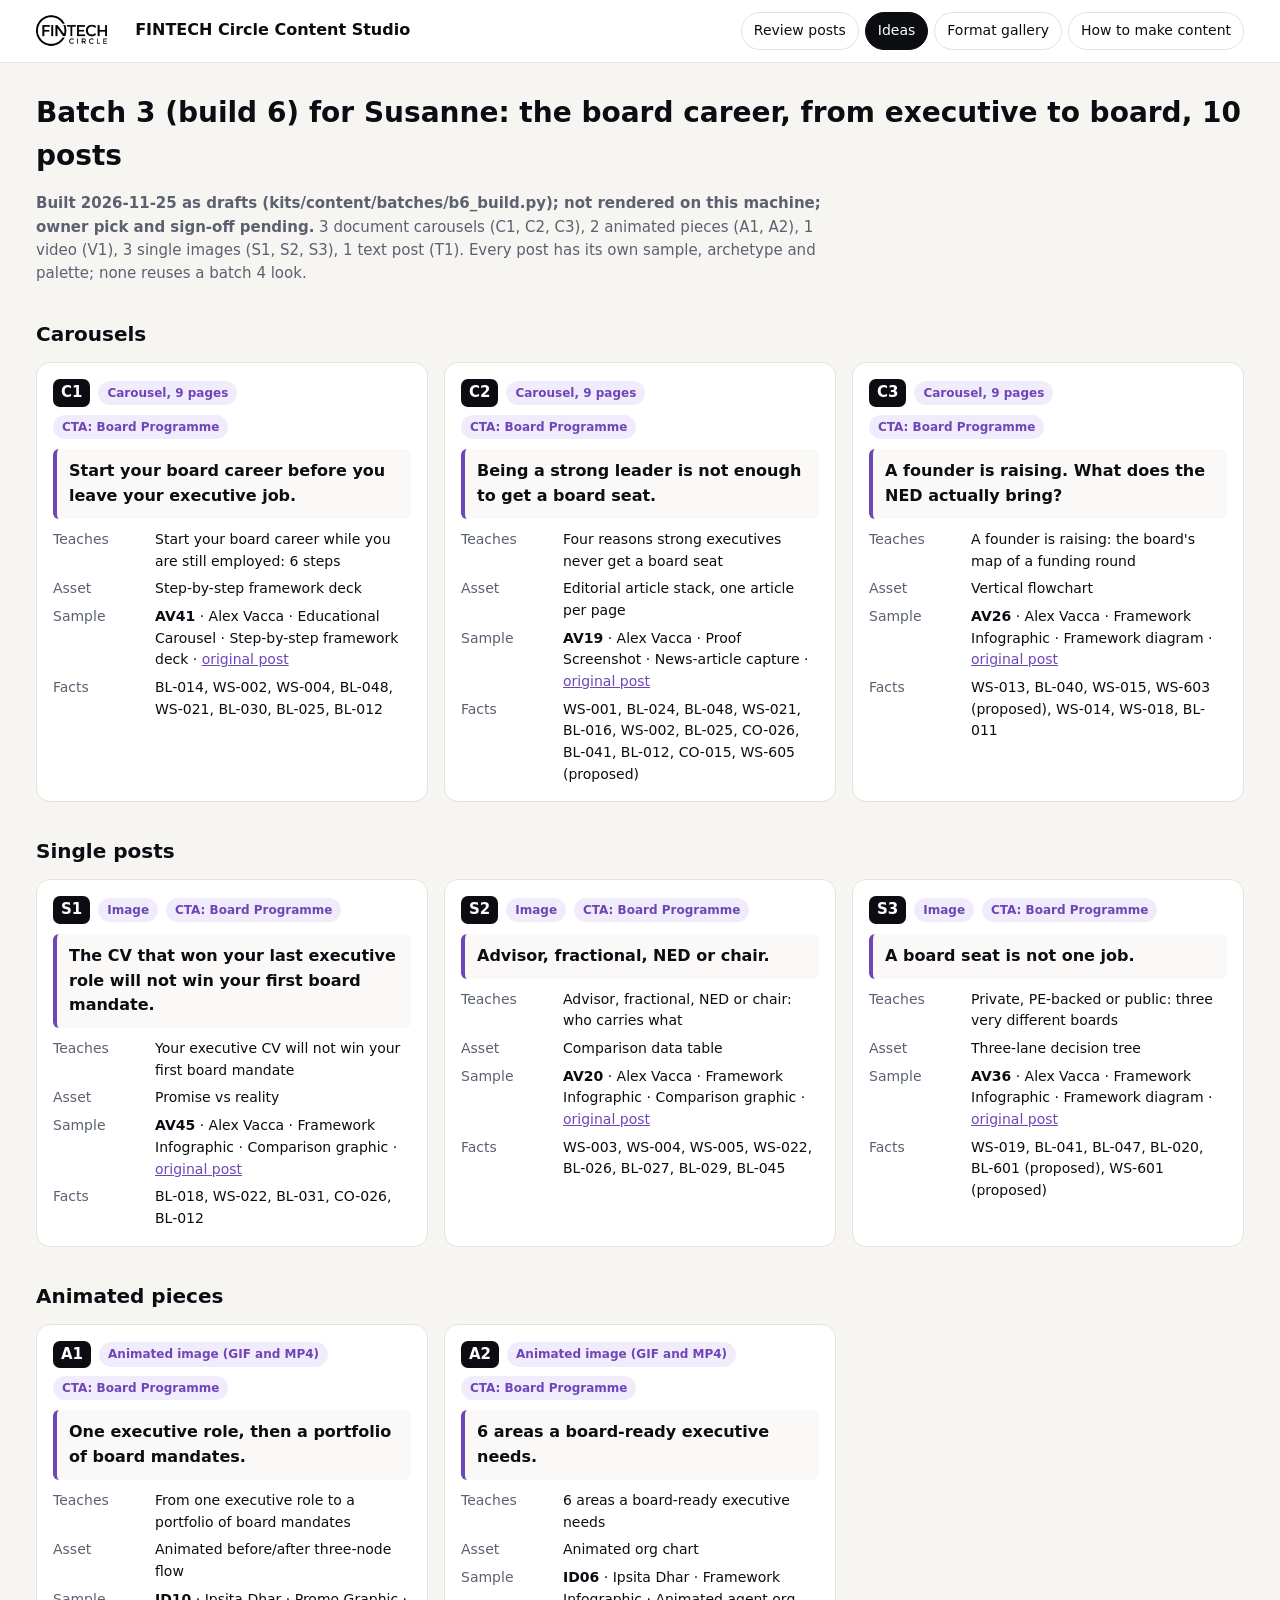
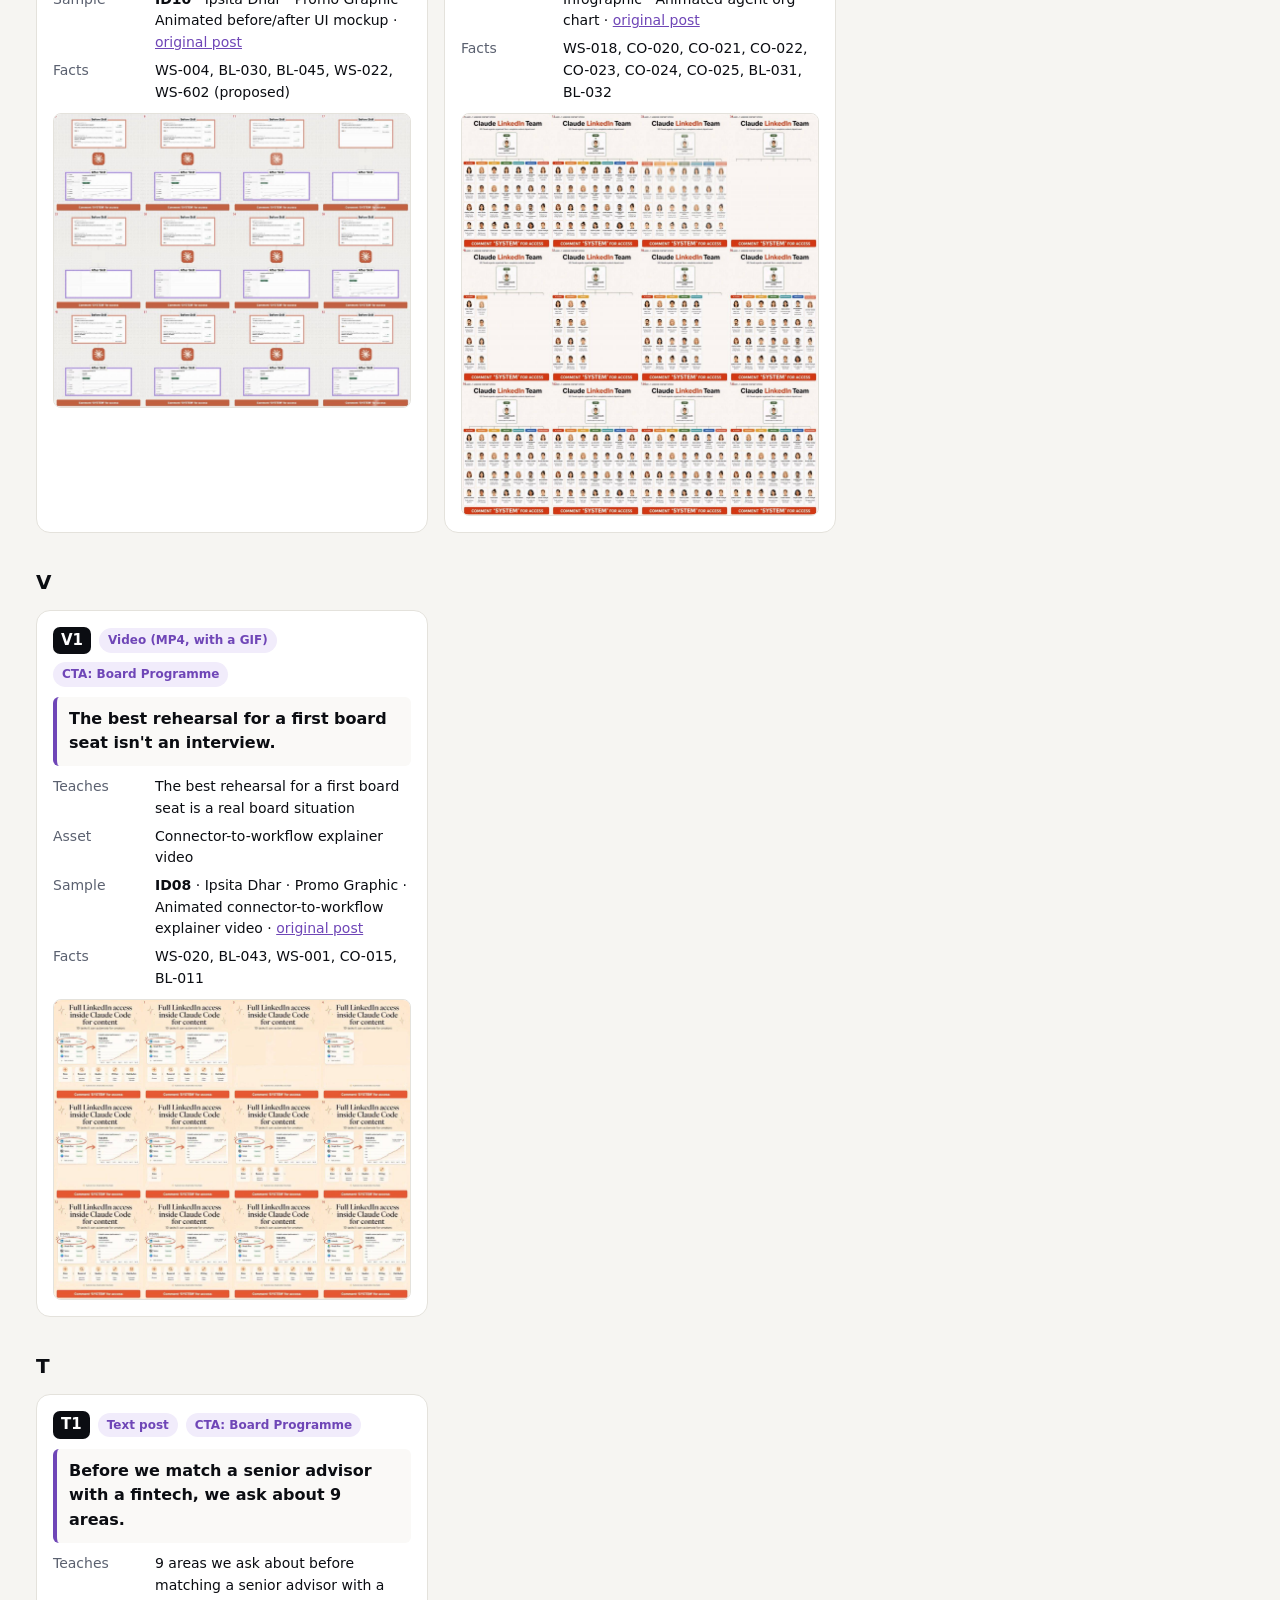
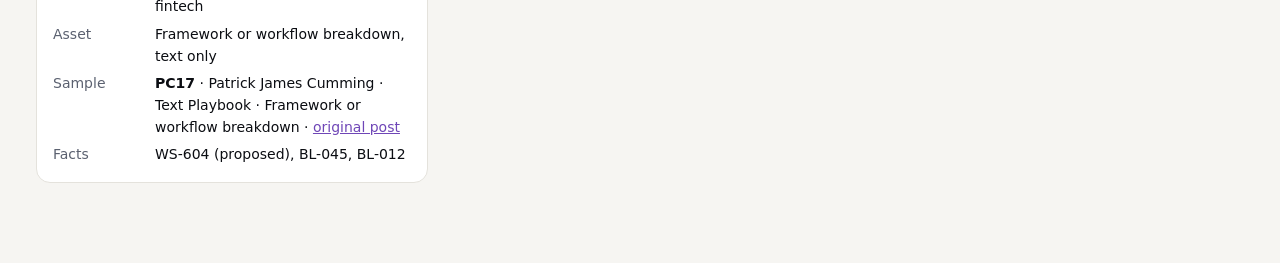
<file: ideas/batch-6-susanne.html>
<!doctype html><html lang="en"><head><meta charset="utf-8"><meta name="viewport" content="width=device-width, initial-scale=1"><meta name="robots" content="noindex, nofollow"><title>Batch 6 Ideas</title>
<link rel="icon" type="image/png" href="../fintech-circle-logo.png"><style>:root{--bg:#f6f5f2;--card:#fff;--ink:#0b0d12;--muted:#5b6170;--line:#e4e2dc;--accent:#6F46B7;--soft:#f1ecfb}
*{box-sizing:border-box}body{margin:0;background:var(--bg);color:var(--ink);font:15px/1.55 Inter,system-ui,-apple-system,"Segoe UI",sans-serif}
header{position:sticky;top:0;z-index:5;background:#fff;border-bottom:1px solid var(--line)}
.bar{max-width:1240px;margin:0 auto;padding:12px 16px;display:flex;gap:16px;align-items:center;flex-wrap:wrap}.bar b{font-size:16px}
.bar nav{display:flex;gap:6px;margin-left:auto;flex-wrap:wrap}.bar nav a{padding:7px 12px;border-radius:999px;border:1px solid var(--line);color:var(--ink);text-decoration:none;font-size:14px}
.bar nav a.on{background:var(--ink);color:#fff;border-color:var(--ink)}
main{max-width:1240px;margin:0 auto;padding:28px 16px 80px}h1{font-size:28px;margin:0 0 8px}
.lead{color:var(--muted);max-width:820px}.notes{margin:10px 0 24px;padding-left:18px;color:var(--muted);max-width:900px}
h2{font-size:20px;margin:34px 0 12px}.grid{display:grid;grid-template-columns:repeat(auto-fill,minmax(340px,1fr));gap:16px}
.card{background:var(--card);border:1px solid var(--line);border-radius:14px;padding:16px;display:flex;flex-direction:column;gap:10px}
.top{display:flex;gap:8px;align-items:center;flex-wrap:wrap}.id{background:var(--ink);color:#fff;font-weight:700;border-radius:7px;padding:2px 8px}
.pill{font-size:12px;font-weight:600;color:var(--accent);background:var(--soft);padding:3px 9px;border-radius:999px}
.hook{white-space:pre-line;font-weight:600;font-size:16px;background:#faf9f7;border-left:4px solid var(--accent);padding:10px 12px;border-radius:6px}
dl{margin:0;display:grid;grid-template-columns:92px 1fr;gap:6px 10px;font-size:14px}dt{color:var(--muted)}dd{margin:0}
.frames{width:100%;border-radius:8px;border:1px solid var(--line);cursor:zoom-in}a{color:var(--accent)}
.lb{position:fixed;inset:0;background:rgba(10,10,12,.88);display:none;align-items:center;justify-content:center;z-index:20;padding:16px}
.lb.on{display:flex}.lb img{max-width:100%;max-height:92vh}
@media (max-width:600px){.grid{grid-template-columns:1fr}dl{grid-template-columns:1fr}.bar nav{margin-left:0}}</style></head><body><header><div class="bar"><img src="../fintech-circle-logo.png" alt="FINTECH Circle" style="height:34px;width:auto;vertical-align:middle;margin-right:12px"><b>FINTECH Circle Content Studio</b><nav><a href="../index.html">Review posts</a><a href="index.html" class="on">Ideas</a><a href="../examples.html">Format gallery</a><a href="../guide.html">How to make content</a></nav></div></header><main><h1>Batch 3 (build 6) for Susanne: the board career, from executive to board, 10 posts</h1><p class="lead"><b>Built 2026-11-25 as drafts (kits/content/batches/b6_build.py); not rendered on this machine; owner pick and sign-off pending.</b> 3 document carousels (C1, C2, C3), 2 animated pieces (A1, A2), 1 video (V1), 3 single images (S1, S2, S3), 1 text post (T1). Every post has its own sample, archetype and palette; none reuses a batch 4 look.</p><ul class="notes"></ul><h2>Carousels</h2><div class="grid"><article class="card"><div class="top"><span class="id">C1</span><span class="pill">Carousel, 9 pages</span><span class="pill">CTA: Board Programme</span></div><div class="hook">Start your board career before you leave your executive job.</div><dl><dt>Teaches</dt><dd>Start your board career while you are still employed: 6 steps</dd><dt>Asset</dt><dd>Step-by-step framework deck</dd><dt>Sample</dt><dd><b>AV41</b> · Alex Vacca · Educational Carousel · Step-by-step framework deck · <a href="https://www.linkedin.com/feed/update/urn:li:activity:7460265778966204417" target="_blank" rel="noopener">original post</a></dd><dt>Facts</dt><dd>BL-014, WS-002, WS-004, BL-048, WS-021, BL-030, BL-025, BL-012</dd></dl></article><article class="card"><div class="top"><span class="id">C2</span><span class="pill">Carousel, 9 pages</span><span class="pill">CTA: Board Programme</span></div><div class="hook">Being a strong leader is not enough to get a board seat.</div><dl><dt>Teaches</dt><dd>Four reasons strong executives never get a board seat</dd><dt>Asset</dt><dd>Editorial article stack, one article per page</dd><dt>Sample</dt><dd><b>AV19</b> · Alex Vacca · Proof Screenshot · News-article capture · <a href="https://www.linkedin.com/feed/update/urn:li:activity:7471136784983293952" target="_blank" rel="noopener">original post</a></dd><dt>Facts</dt><dd>WS-001, BL-024, BL-048, WS-021, BL-016, WS-002, BL-025, CO-026, BL-041, BL-012, CO-015, WS-605 (proposed)</dd></dl></article><article class="card"><div class="top"><span class="id">C3</span><span class="pill">Carousel, 9 pages</span><span class="pill">CTA: Board Programme</span></div><div class="hook">A founder is raising. What does the NED actually bring?</div><dl><dt>Teaches</dt><dd>A founder is raising: the board&#x27;s map of a funding round</dd><dt>Asset</dt><dd>Vertical flowchart</dd><dt>Sample</dt><dd><b>AV26</b> · Alex Vacca · Framework Infographic · Framework diagram · <a href="https://www.linkedin.com/feed/update/urn:li:activity:7467876018767196160" target="_blank" rel="noopener">original post</a></dd><dt>Facts</dt><dd>WS-013, BL-040, WS-015, WS-603 (proposed), WS-014, WS-018, BL-011</dd></dl></article></div><h2>Single posts</h2><div class="grid"><article class="card"><div class="top"><span class="id">S1</span><span class="pill">Image</span><span class="pill">CTA: Board Programme</span></div><div class="hook">The CV that won your last executive role will not win your first board mandate.</div><dl><dt>Teaches</dt><dd>Your executive CV will not win your first board mandate</dd><dt>Asset</dt><dd>Promise vs reality</dd><dt>Sample</dt><dd><b>AV45</b> · Alex Vacca · Framework Infographic · Comparison graphic · <a href="https://www.linkedin.com/feed/update/urn:li:activity:7458091064248352770" target="_blank" rel="noopener">original post</a></dd><dt>Facts</dt><dd>BL-018, WS-022, BL-031, CO-026, BL-012</dd></dl></article><article class="card"><div class="top"><span class="id">S2</span><span class="pill">Image</span><span class="pill">CTA: Board Programme</span></div><div class="hook">Advisor, fractional, NED or chair.</div><dl><dt>Teaches</dt><dd>Advisor, fractional, NED or chair: who carries what</dd><dt>Asset</dt><dd>Comparison data table</dd><dt>Sample</dt><dd><b>AV20</b> · Alex Vacca · Framework Infographic · Comparison graphic · <a href="https://www.linkedin.com/feed/update/urn:li:activity:7470774398262865920" target="_blank" rel="noopener">original post</a></dd><dt>Facts</dt><dd>WS-003, WS-004, WS-005, WS-022, BL-026, BL-027, BL-029, BL-045</dd></dl></article><article class="card"><div class="top"><span class="id">S3</span><span class="pill">Image</span><span class="pill">CTA: Board Programme</span></div><div class="hook">A board seat is not one job.</div><dl><dt>Teaches</dt><dd>Private, PE-backed or public: three very different boards</dd><dt>Asset</dt><dd>Three-lane decision tree</dd><dt>Sample</dt><dd><b>AV36</b> · Alex Vacca · Framework Infographic · Framework diagram · <a href="https://www.linkedin.com/feed/update/urn:li:activity:7462802352719253504" target="_blank" rel="noopener">original post</a></dd><dt>Facts</dt><dd>WS-019, BL-041, BL-047, BL-020, BL-601 (proposed), WS-601 (proposed)</dd></dl></article></div><h2>Animated pieces</h2><div class="grid"><article class="card"><div class="top"><span class="id">A1</span><span class="pill">Animated image (GIF and MP4)</span><span class="pill">CTA: Board Programme</span></div><div class="hook">One executive role, then a portfolio of board mandates.</div><dl><dt>Teaches</dt><dd>From one executive role to a portfolio of board mandates</dd><dt>Asset</dt><dd>Animated before/after three-node flow</dd><dt>Sample</dt><dd><b>ID10</b> · Ipsita Dhar · Promo Graphic · Animated before/after UI mockup · <a href="https://www.linkedin.com/posts/ipsitadhar14_i-connected-claude-opus-55-to-linkedin-activity-7515282807745728512-TYfh" target="_blank" rel="noopener">original post</a></dd><dt>Facts</dt><dd>WS-004, BL-030, BL-045, WS-022, WS-602 (proposed)</dd></dl><img class="frames" loading="lazy" src="frames/ID10.jpg" alt="Frames of sample ID10"></article><article class="card"><div class="top"><span class="id">A2</span><span class="pill">Animated image (GIF and MP4)</span><span class="pill">CTA: Board Programme</span></div><div class="hook">6 areas a board-ready executive needs.</div><dl><dt>Teaches</dt><dd>6 areas a board-ready executive needs</dd><dt>Asset</dt><dd>Animated org chart</dd><dt>Sample</dt><dd><b>ID06</b> · Ipsita Dhar · Framework Infographic · Animated agent org chart · <a href="https://www.linkedin.com/posts/ipsitadhar14_i-stopped-using-one-claude-for-everything-activity-7516732358776250369-dSlt" target="_blank" rel="noopener">original post</a></dd><dt>Facts</dt><dd>WS-018, CO-020, CO-021, CO-022, CO-023, CO-024, CO-025, BL-031, BL-032</dd></dl><img class="frames" loading="lazy" src="frames/ID06.jpg" alt="Frames of sample ID06"></article></div><h2>V</h2><div class="grid"><article class="card"><div class="top"><span class="id">V1</span><span class="pill">Video (MP4, with a GIF)</span><span class="pill">CTA: Board Programme</span></div><div class="hook">The best rehearsal for a first board seat isn&#x27;t an interview.</div><dl><dt>Teaches</dt><dd>The best rehearsal for a first board seat is a real board situation</dd><dt>Asset</dt><dd>Connector-to-workflow explainer video</dd><dt>Sample</dt><dd><b>ID08</b> · Ipsita Dhar · Promo Graphic · Animated connector-to-workflow explainer video · <a href="https://www.linkedin.com/posts/ipsitadhar14_claude-has-full-linkedin-access-10-tasks-activity-7516007636790841345--J2g" target="_blank" rel="noopener">original post</a></dd><dt>Facts</dt><dd>WS-020, BL-043, WS-001, CO-015, BL-011</dd></dl><img class="frames" loading="lazy" src="frames/ID08.jpg" alt="Frames of sample ID08"></article></div><h2>T</h2><div class="grid"><article class="card"><div class="top"><span class="id">T1</span><span class="pill">Text post</span><span class="pill">CTA: Board Programme</span></div><div class="hook">Before we match a senior advisor with a fintech, we ask about 9 areas.</div><dl><dt>Teaches</dt><dd>9 areas we ask about before matching a senior advisor with a fintech</dd><dt>Asset</dt><dd>Framework or workflow breakdown, text only</dd><dt>Sample</dt><dd><b>PC17</b> · Patrick James Cumming · Text Playbook · Framework or workflow breakdown · <a href="https://www.linkedin.com/feed/update/urn:li:activity:7467909624336351232" target="_blank" rel="noopener">original post</a></dd><dt>Facts</dt><dd>WS-604 (proposed), BL-045, BL-012</dd></dl></article></div></main><div class="lb" id="lb"><img alt=""></div><script>const lb=document.getElementById("lb");document.addEventListener("click",ev=>{const i=ev.target.closest(".frames");if(i){lb.firstElementChild.src=i.src;lb.classList.add("on");return;}if(ev.target.closest("#lb"))lb.classList.remove("on");});</script></body></html>
</file>
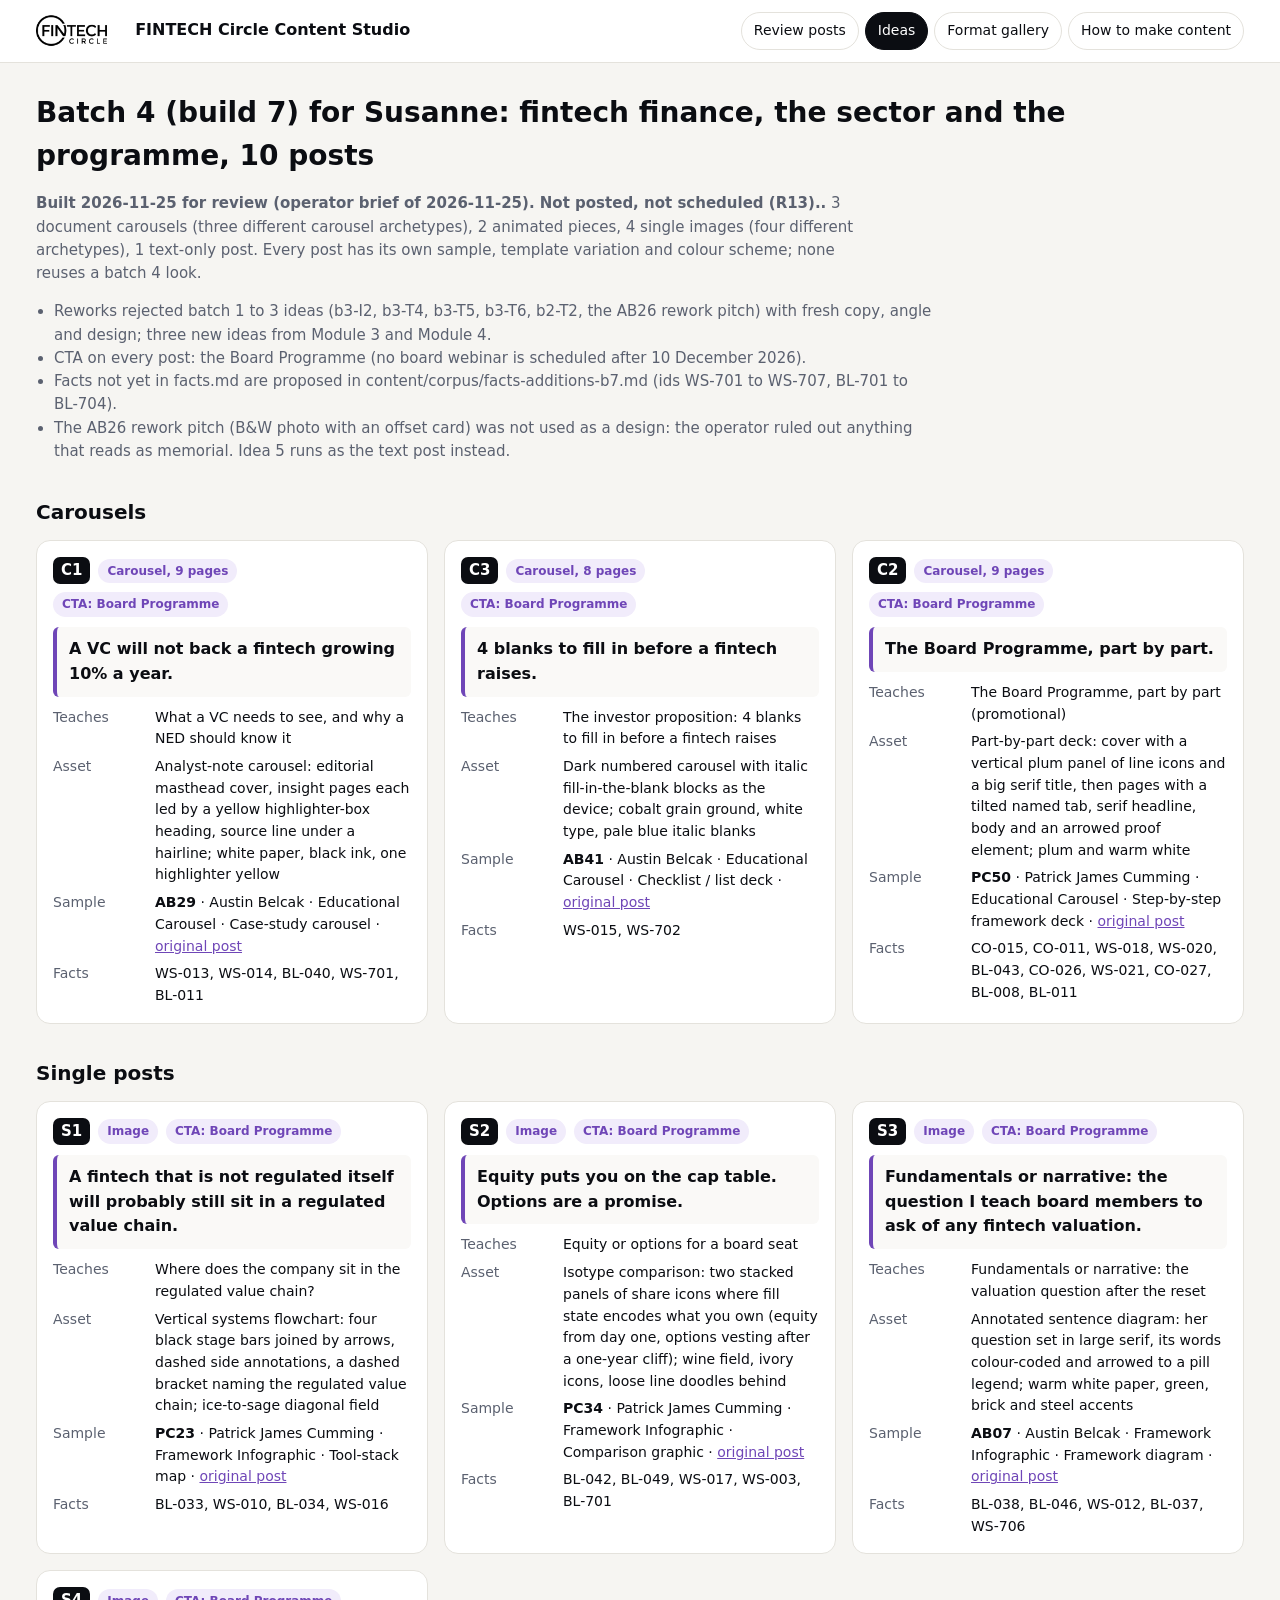
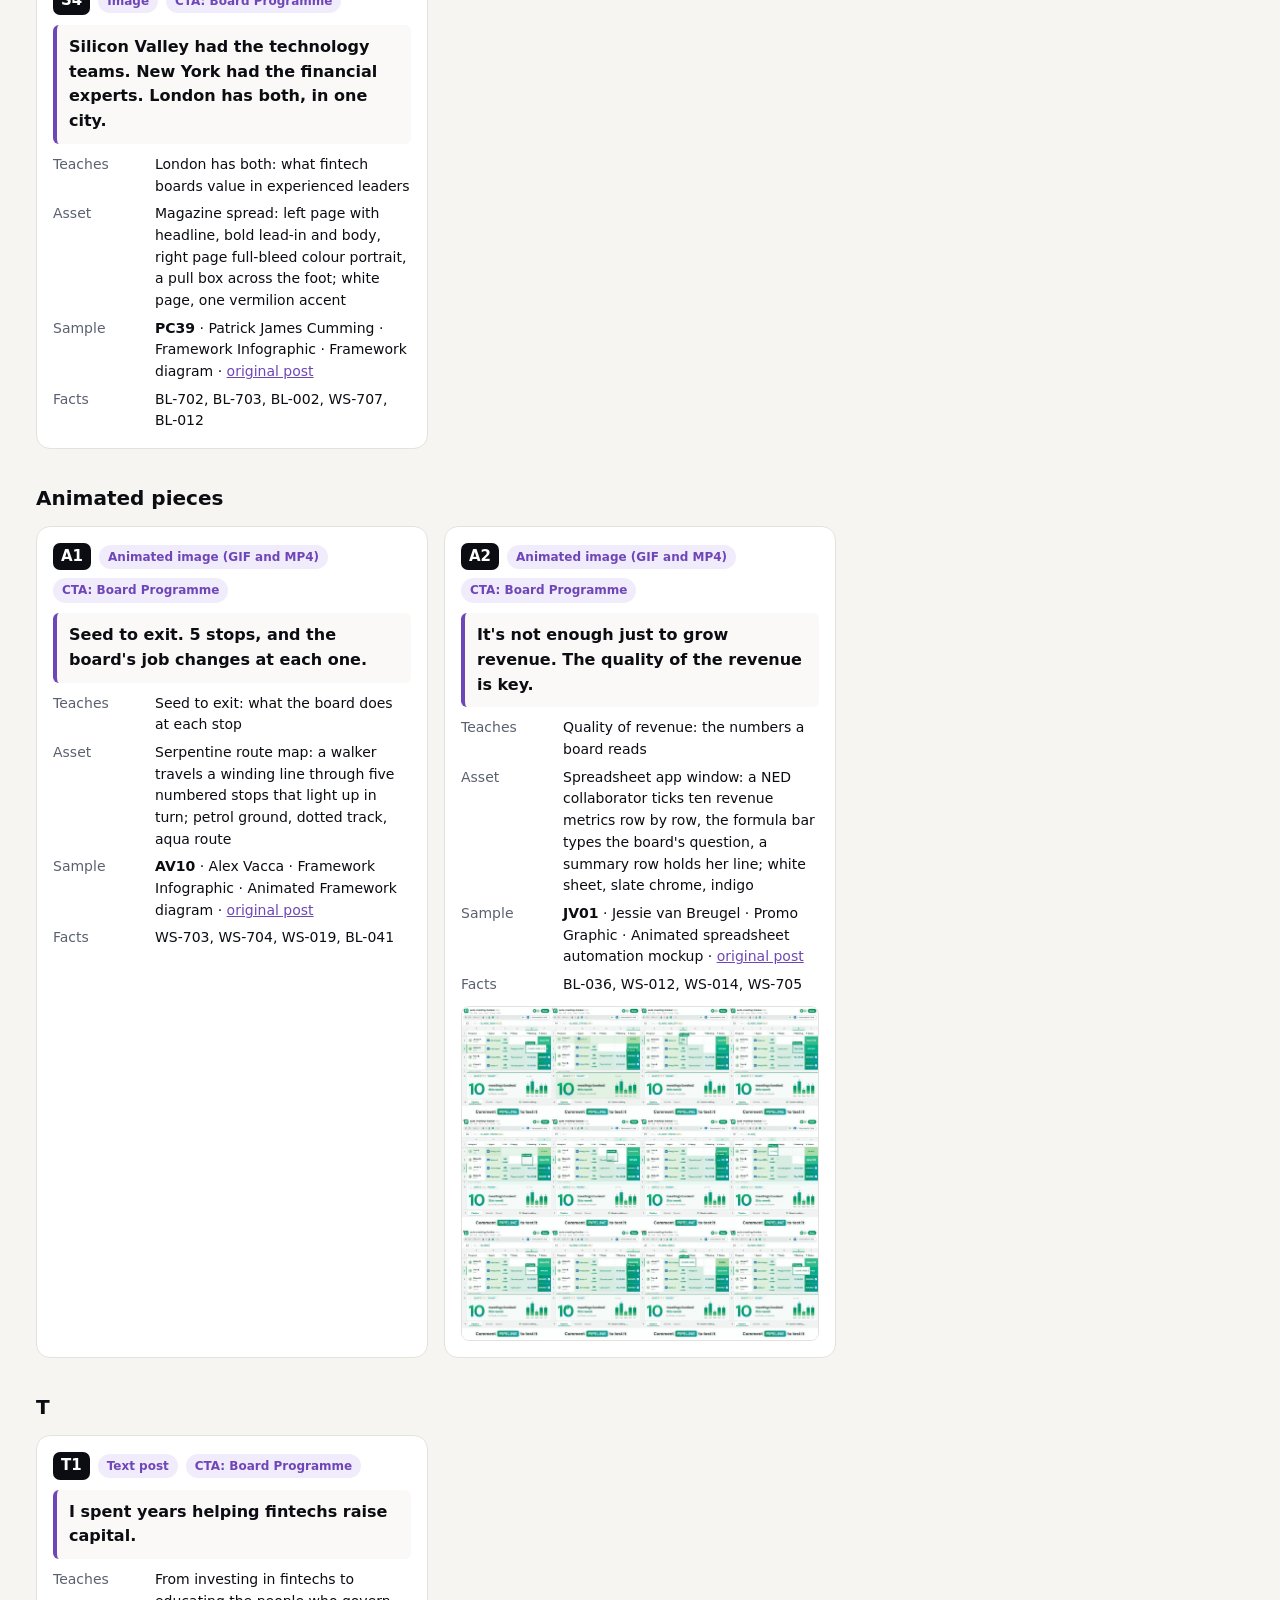
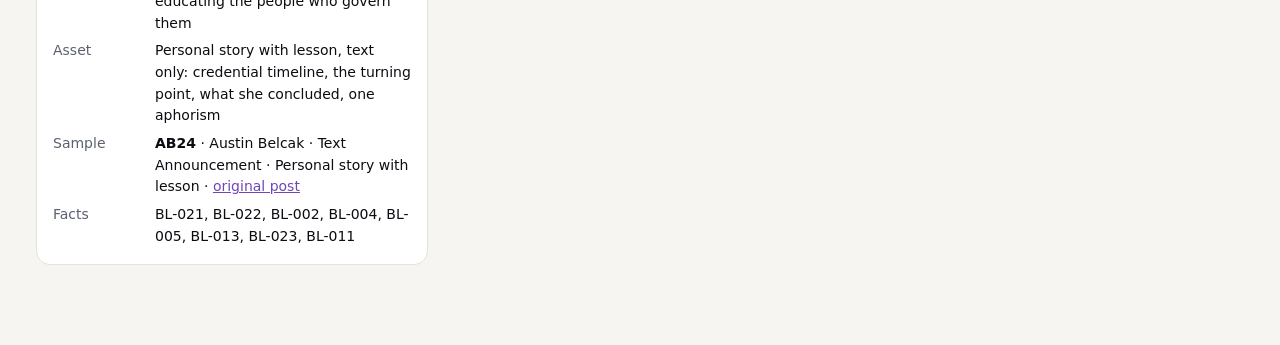
<file: ideas/batch-7-susanne.html>
<!doctype html><html lang="en"><head><meta charset="utf-8"><meta name="viewport" content="width=device-width, initial-scale=1"><meta name="robots" content="noindex, nofollow"><title>Batch 7 Ideas</title>
<link rel="icon" type="image/png" href="../fintech-circle-logo.png"><style>:root{--bg:#f6f5f2;--card:#fff;--ink:#0b0d12;--muted:#5b6170;--line:#e4e2dc;--accent:#6F46B7;--soft:#f1ecfb}
*{box-sizing:border-box}body{margin:0;background:var(--bg);color:var(--ink);font:15px/1.55 Inter,system-ui,-apple-system,"Segoe UI",sans-serif}
header{position:sticky;top:0;z-index:5;background:#fff;border-bottom:1px solid var(--line)}
.bar{max-width:1240px;margin:0 auto;padding:12px 16px;display:flex;gap:16px;align-items:center;flex-wrap:wrap}.bar b{font-size:16px}
.bar nav{display:flex;gap:6px;margin-left:auto;flex-wrap:wrap}.bar nav a{padding:7px 12px;border-radius:999px;border:1px solid var(--line);color:var(--ink);text-decoration:none;font-size:14px}
.bar nav a.on{background:var(--ink);color:#fff;border-color:var(--ink)}
main{max-width:1240px;margin:0 auto;padding:28px 16px 80px}h1{font-size:28px;margin:0 0 8px}
.lead{color:var(--muted);max-width:820px}.notes{margin:10px 0 24px;padding-left:18px;color:var(--muted);max-width:900px}
h2{font-size:20px;margin:34px 0 12px}.grid{display:grid;grid-template-columns:repeat(auto-fill,minmax(340px,1fr));gap:16px}
.card{background:var(--card);border:1px solid var(--line);border-radius:14px;padding:16px;display:flex;flex-direction:column;gap:10px}
.top{display:flex;gap:8px;align-items:center;flex-wrap:wrap}.id{background:var(--ink);color:#fff;font-weight:700;border-radius:7px;padding:2px 8px}
.pill{font-size:12px;font-weight:600;color:var(--accent);background:var(--soft);padding:3px 9px;border-radius:999px}
.hook{white-space:pre-line;font-weight:600;font-size:16px;background:#faf9f7;border-left:4px solid var(--accent);padding:10px 12px;border-radius:6px}
dl{margin:0;display:grid;grid-template-columns:92px 1fr;gap:6px 10px;font-size:14px}dt{color:var(--muted)}dd{margin:0}
.frames{width:100%;border-radius:8px;border:1px solid var(--line);cursor:zoom-in}a{color:var(--accent)}
.lb{position:fixed;inset:0;background:rgba(10,10,12,.88);display:none;align-items:center;justify-content:center;z-index:20;padding:16px}
.lb.on{display:flex}.lb img{max-width:100%;max-height:92vh}
@media (max-width:600px){.grid{grid-template-columns:1fr}dl{grid-template-columns:1fr}.bar nav{margin-left:0}}</style></head><body><header><div class="bar"><img src="../fintech-circle-logo.png" alt="FINTECH Circle" style="height:34px;width:auto;vertical-align:middle;margin-right:12px"><b>FINTECH Circle Content Studio</b><nav><a href="../index.html">Review posts</a><a href="index.html" class="on">Ideas</a><a href="../examples.html">Format gallery</a><a href="../guide.html">How to make content</a></nav></div></header><main><h1>Batch 4 (build 7) for Susanne: fintech finance, the sector and the programme, 10 posts</h1><p class="lead"><b>Built 2026-11-25 for review (operator brief of 2026-11-25). Not posted, not scheduled (R13)..</b> 3 document carousels (three different carousel archetypes), 2 animated pieces, 4 single images (four different archetypes), 1 text-only post. Every post has its own sample, template variation and colour scheme; none reuses a batch 4 look.</p><ul class="notes"><li>Reworks rejected batch 1 to 3 ideas (b3-I2, b3-T4, b3-T5, b3-T6, b2-T2, the AB26 rework pitch) with fresh copy, angle and design; three new ideas from Module 3 and Module 4.</li><li>CTA on every post: the Board Programme (no board webinar is scheduled after 10 December 2026).</li><li>Facts not yet in facts.md are proposed in content/corpus/facts-additions-b7.md (ids WS-701 to WS-707, BL-701 to BL-704).</li><li>The AB26 rework pitch (B&amp;W photo with an offset card) was not used as a design: the operator ruled out anything that reads as memorial. Idea 5 runs as the text post instead.</li></ul><h2>Carousels</h2><div class="grid"><article class="card"><div class="top"><span class="id">C1</span><span class="pill">Carousel, 9 pages</span><span class="pill">CTA: Board Programme</span></div><div class="hook">A VC will not back a fintech growing 10% a year.</div><dl><dt>Teaches</dt><dd>What a VC needs to see, and why a NED should know it</dd><dt>Asset</dt><dd>Analyst-note carousel: editorial masthead cover, insight pages each led by a yellow highlighter-box heading, source line under a hairline; white paper, black ink, one highlighter yellow</dd><dt>Sample</dt><dd><b>AB29</b> · Austin Belcak · Educational Carousel · Case-study carousel · <a href="https://www.linkedin.com/feed/update/urn:li:activity:7478131812469198848" target="_blank" rel="noopener">original post</a></dd><dt>Facts</dt><dd>WS-013, WS-014, BL-040, WS-701, BL-011</dd></dl></article><article class="card"><div class="top"><span class="id">C3</span><span class="pill">Carousel, 8 pages</span><span class="pill">CTA: Board Programme</span></div><div class="hook">4 blanks to fill in before a fintech raises.</div><dl><dt>Teaches</dt><dd>The investor proposition: 4 blanks to fill in before a fintech raises</dd><dt>Asset</dt><dd>Dark numbered carousel with italic fill-in-the-blank blocks as the device; cobalt grain ground, white type, pale blue italic blanks</dd><dt>Sample</dt><dd><b>AB41</b> · Austin Belcak · Educational Carousel · Checklist / list deck · <a href="https://www.linkedin.com/feed/update/urn:li:activity:7470461269305769985" target="_blank" rel="noopener">original post</a></dd><dt>Facts</dt><dd>WS-015, WS-702</dd></dl></article><article class="card"><div class="top"><span class="id">C2</span><span class="pill">Carousel, 9 pages</span><span class="pill">CTA: Board Programme</span></div><div class="hook">The Board Programme, part by part.</div><dl><dt>Teaches</dt><dd>The Board Programme, part by part (promotional)</dd><dt>Asset</dt><dd>Part-by-part deck: cover with a vertical plum panel of line icons and a big serif title, then pages with a tilted named tab, serif headline, body and an arrowed proof element; plum and warm white</dd><dt>Sample</dt><dd><b>PC50</b> · Patrick James Cumming · Educational Carousel · Step-by-step framework deck · <a href="https://www.linkedin.com/feed/update/urn:li:activity:7428045317301862400" target="_blank" rel="noopener">original post</a></dd><dt>Facts</dt><dd>CO-015, CO-011, WS-018, WS-020, BL-043, CO-026, WS-021, CO-027, BL-008, BL-011</dd></dl></article></div><h2>Single posts</h2><div class="grid"><article class="card"><div class="top"><span class="id">S1</span><span class="pill">Image</span><span class="pill">CTA: Board Programme</span></div><div class="hook">A fintech that is not regulated itself will probably still sit in a regulated value chain.</div><dl><dt>Teaches</dt><dd>Where does the company sit in the regulated value chain?</dd><dt>Asset</dt><dd>Vertical systems flowchart: four black stage bars joined by arrows, dashed side annotations, a dashed bracket naming the regulated value chain; ice-to-sage diagonal field</dd><dt>Sample</dt><dd><b>PC23</b> · Patrick James Cumming · Framework Infographic · Tool-stack map · <a href="https://www.linkedin.com/feed/update/urn:li:activity:7464631392979656705" target="_blank" rel="noopener">original post</a></dd><dt>Facts</dt><dd>BL-033, WS-010, BL-034, WS-016</dd></dl></article><article class="card"><div class="top"><span class="id">S2</span><span class="pill">Image</span><span class="pill">CTA: Board Programme</span></div><div class="hook">Equity puts you on the cap table. Options are a promise.</div><dl><dt>Teaches</dt><dd>Equity or options for a board seat</dd><dt>Asset</dt><dd>Isotype comparison: two stacked panels of share icons where fill state encodes what you own (equity from day one, options vesting after a one-year cliff); wine field, ivory icons, loose line doodles behind</dd><dt>Sample</dt><dd><b>PC34</b> · Patrick James Cumming · Framework Infographic · Comparison graphic · <a href="https://www.linkedin.com/feed/update/urn:li:activity:7452672576859947009" target="_blank" rel="noopener">original post</a></dd><dt>Facts</dt><dd>BL-042, BL-049, WS-017, WS-003, BL-701</dd></dl></article><article class="card"><div class="top"><span class="id">S3</span><span class="pill">Image</span><span class="pill">CTA: Board Programme</span></div><div class="hook">Fundamentals or narrative: the question I teach board members to ask of any fintech valuation.</div><dl><dt>Teaches</dt><dd>Fundamentals or narrative: the valuation question after the reset</dd><dt>Asset</dt><dd>Annotated sentence diagram: her question set in large serif, its words colour-coded and arrowed to a pill legend; warm white paper, green, brick and steel accents</dd><dt>Sample</dt><dd><b>AB07</b> · Austin Belcak · Framework Infographic · Framework diagram · <a href="https://www.linkedin.com/feed/update/urn:li:activity:7476319873044766720" target="_blank" rel="noopener">original post</a></dd><dt>Facts</dt><dd>BL-038, BL-046, WS-012, BL-037, WS-706</dd></dl></article><article class="card"><div class="top"><span class="id">S4</span><span class="pill">Image</span><span class="pill">CTA: Board Programme</span></div><div class="hook">Silicon Valley had the technology teams. New York had the financial experts. London has both, in one city.</div><dl><dt>Teaches</dt><dd>London has both: what fintech boards value in experienced leaders</dd><dt>Asset</dt><dd>Magazine spread: left page with headline, bold lead-in and body, right page full-bleed colour portrait, a pull box across the foot; white page, one vermilion accent</dd><dt>Sample</dt><dd><b>PC39</b> · Patrick James Cumming · Framework Infographic · Framework diagram · <a href="https://www.linkedin.com/feed/update/urn:li:activity:7437471342653767680" target="_blank" rel="noopener">original post</a></dd><dt>Facts</dt><dd>BL-702, BL-703, BL-002, WS-707, BL-012</dd></dl></article></div><h2>Animated pieces</h2><div class="grid"><article class="card"><div class="top"><span class="id">A1</span><span class="pill">Animated image (GIF and MP4)</span><span class="pill">CTA: Board Programme</span></div><div class="hook">Seed to exit. 5 stops, and the board&#x27;s job changes at each one.</div><dl><dt>Teaches</dt><dd>Seed to exit: what the board does at each stop</dd><dt>Asset</dt><dd>Serpentine route map: a walker travels a winding line through five numbered stops that light up in turn; petrol ground, dotted track, aqua route</dd><dt>Sample</dt><dd><b>AV10</b> · Alex Vacca · Framework Infographic · Animated Framework diagram · <a href="https://www.linkedin.com/feed/update/urn:li:activity:7475848854374920192" target="_blank" rel="noopener">original post</a></dd><dt>Facts</dt><dd>WS-703, WS-704, WS-019, BL-041</dd></dl></article><article class="card"><div class="top"><span class="id">A2</span><span class="pill">Animated image (GIF and MP4)</span><span class="pill">CTA: Board Programme</span></div><div class="hook">It&#x27;s not enough just to grow revenue. The quality of the revenue is key.</div><dl><dt>Teaches</dt><dd>Quality of revenue: the numbers a board reads</dd><dt>Asset</dt><dd>Spreadsheet app window: a NED collaborator ticks ten revenue metrics row by row, the formula bar types the board&#x27;s question, a summary row holds her line; white sheet, slate chrome, indigo</dd><dt>Sample</dt><dd><b>JV01</b> · Jessie van Breugel · Promo Graphic · Animated spreadsheet automation mockup · <a href="https://www.linkedin.com/posts/jessievanbreugel_claude-can-literally-become-your-ai-meeting-booking-activity-7524141845589696512-bFt5" target="_blank" rel="noopener">original post</a></dd><dt>Facts</dt><dd>BL-036, WS-012, WS-014, WS-705</dd></dl><img class="frames" loading="lazy" src="frames/JV01.jpg" alt="Frames of sample JV01"></article></div><h2>T</h2><div class="grid"><article class="card"><div class="top"><span class="id">T1</span><span class="pill">Text post</span><span class="pill">CTA: Board Programme</span></div><div class="hook">I spent years helping fintechs raise capital.</div><dl><dt>Teaches</dt><dd>From investing in fintechs to educating the people who govern them</dd><dt>Asset</dt><dd>Personal story with lesson, text only: credential timeline, the turning point, what she concluded, one aphorism</dd><dt>Sample</dt><dd><b>AB24</b> · Austin Belcak · Text Announcement · Personal story with lesson · <a href="https://www.linkedin.com/feed/update/urn:li:activity:7470884055056769024" target="_blank" rel="noopener">original post</a></dd><dt>Facts</dt><dd>BL-021, BL-022, BL-002, BL-004, BL-005, BL-013, BL-023, BL-011</dd></dl></article></div></main><div class="lb" id="lb"><img alt=""></div><script>const lb=document.getElementById("lb");document.addEventListener("click",ev=>{const i=ev.target.closest(".frames");if(i){lb.firstElementChild.src=i.src;lb.classList.add("on");return;}if(ev.target.closest("#lb"))lb.classList.remove("on");});</script></body></html>
</file>
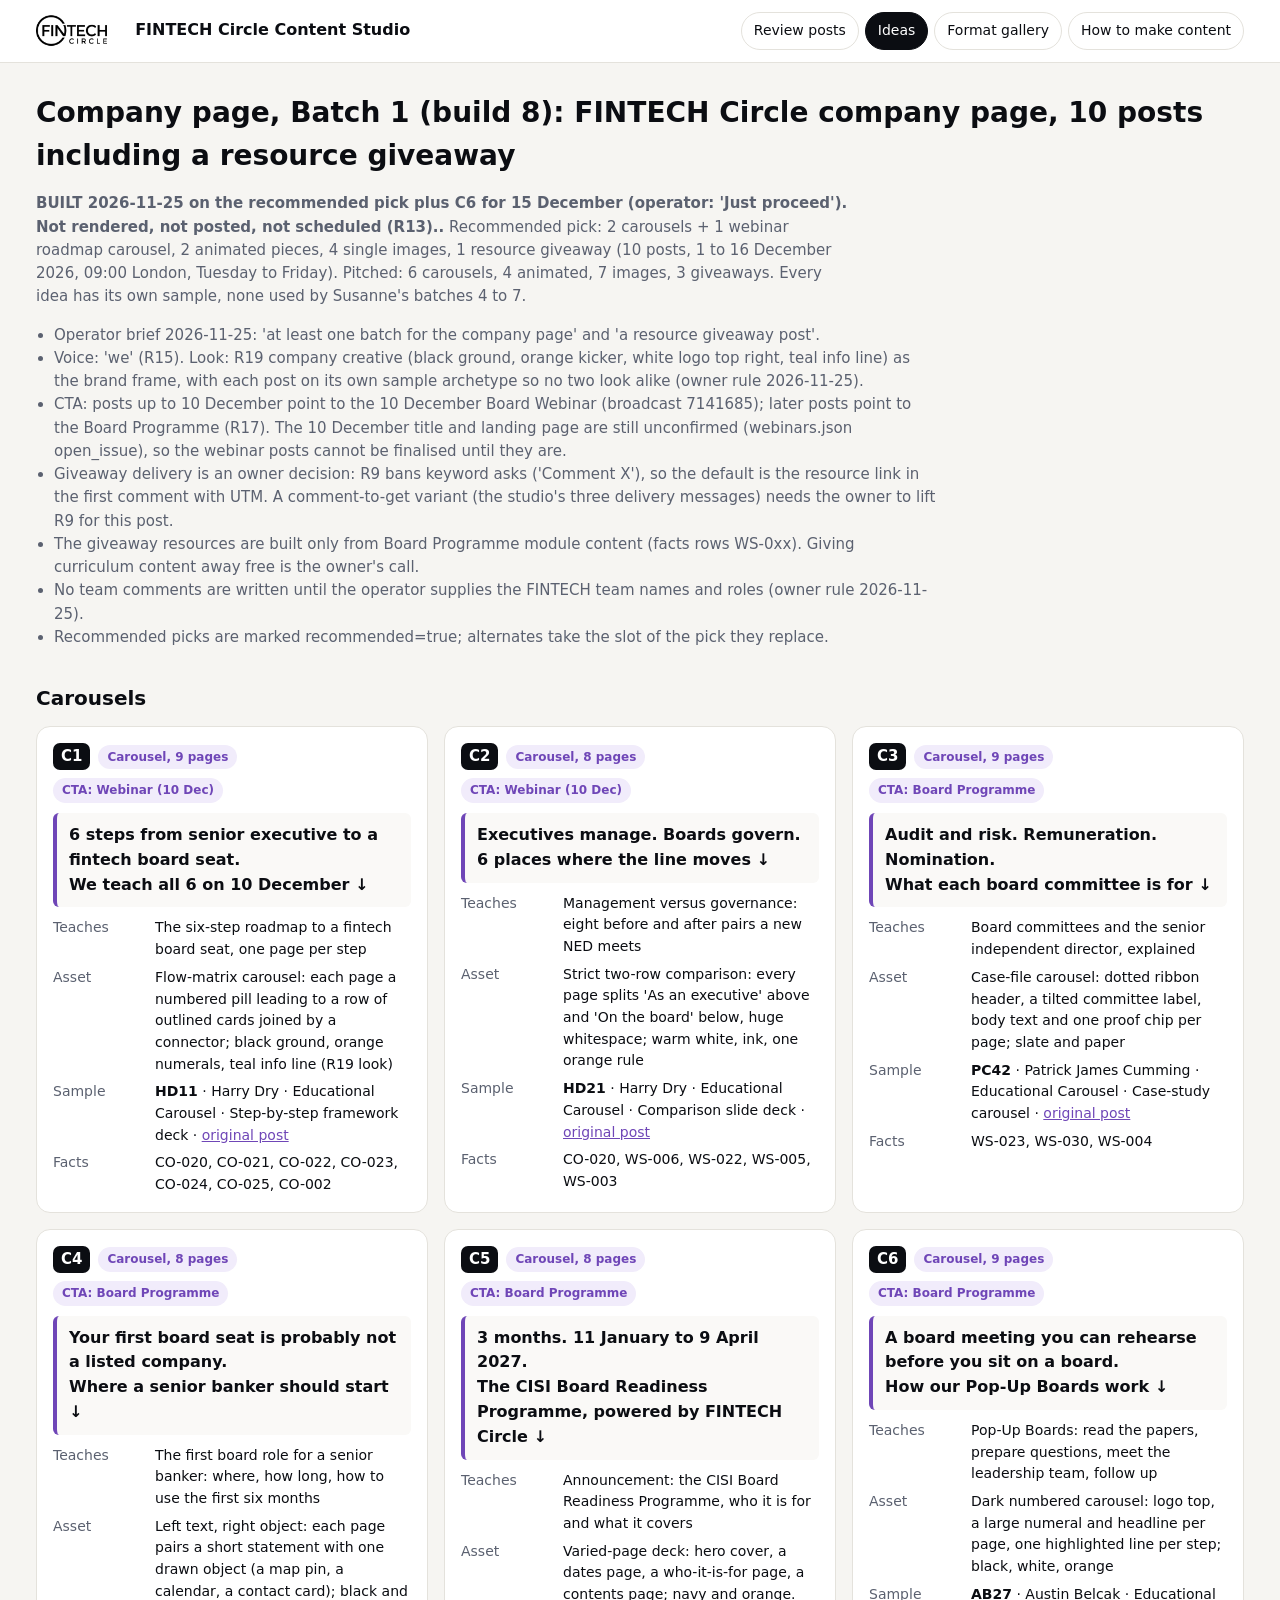
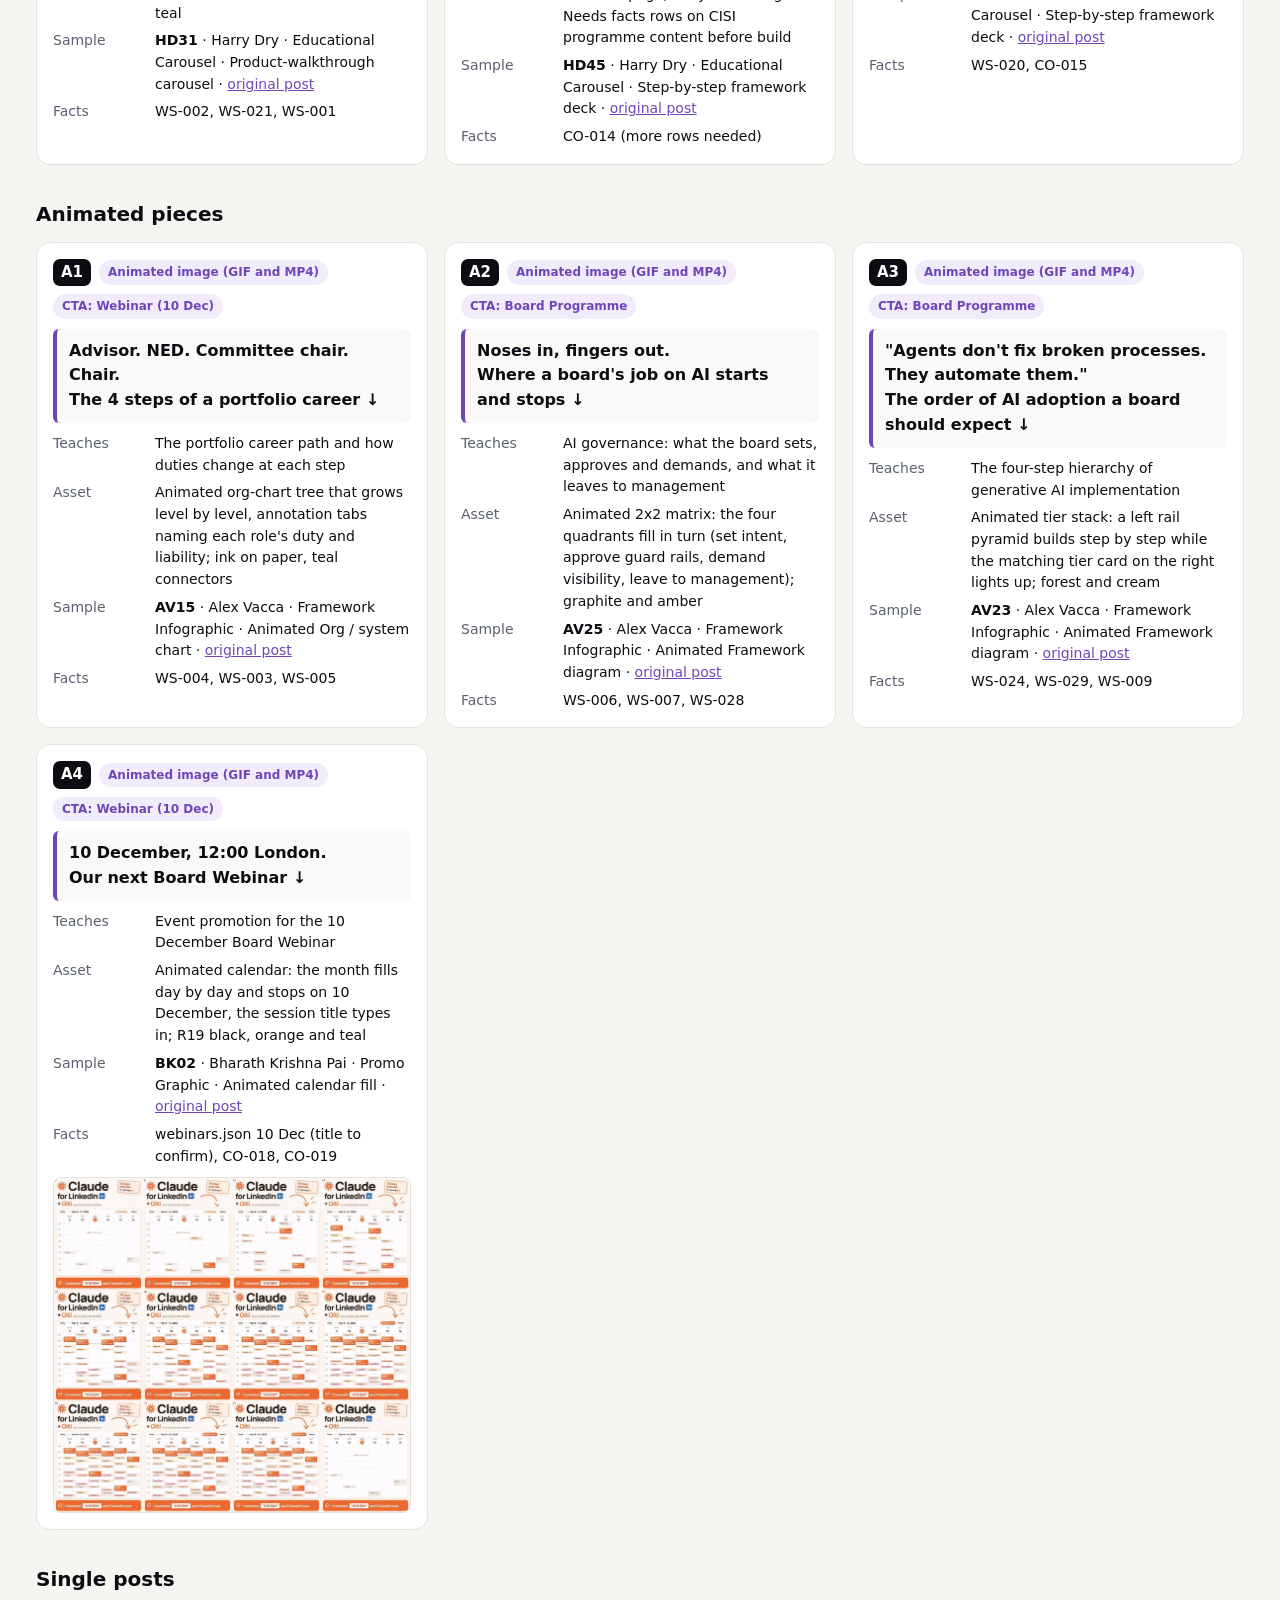
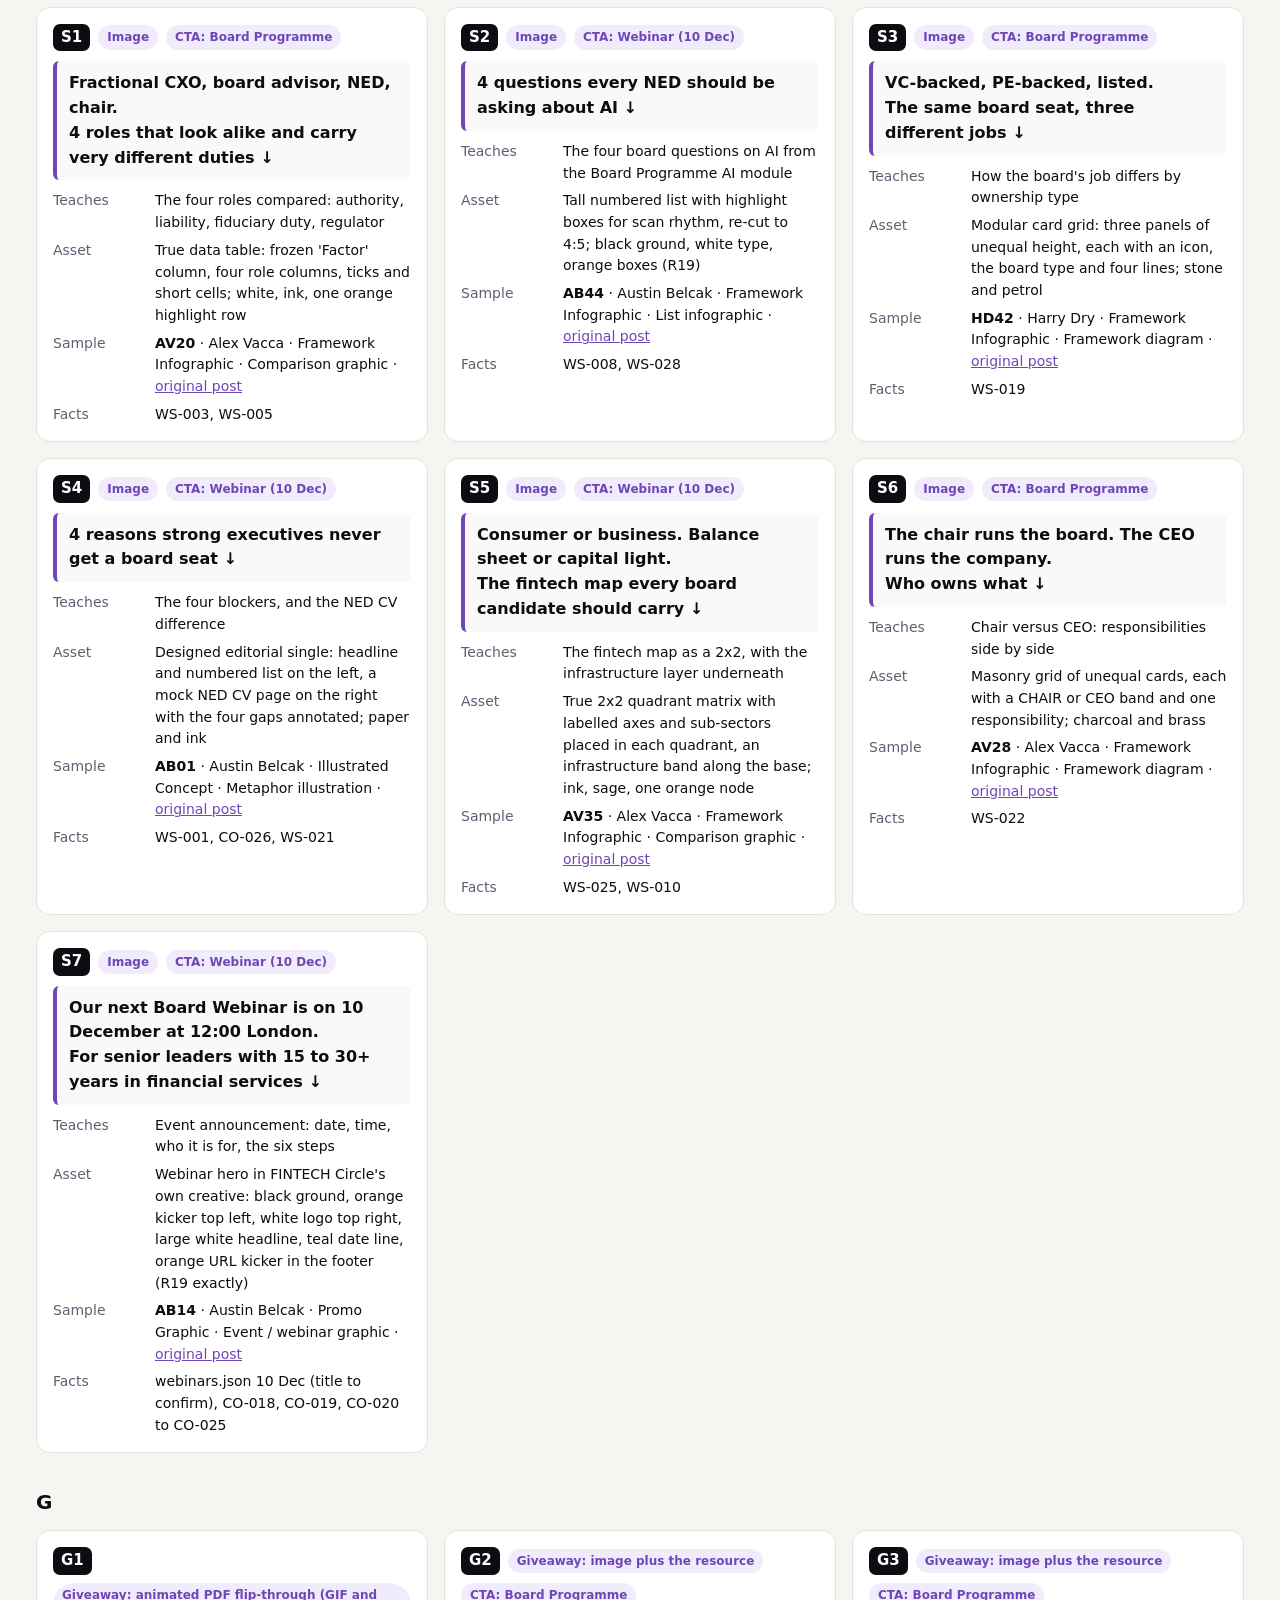
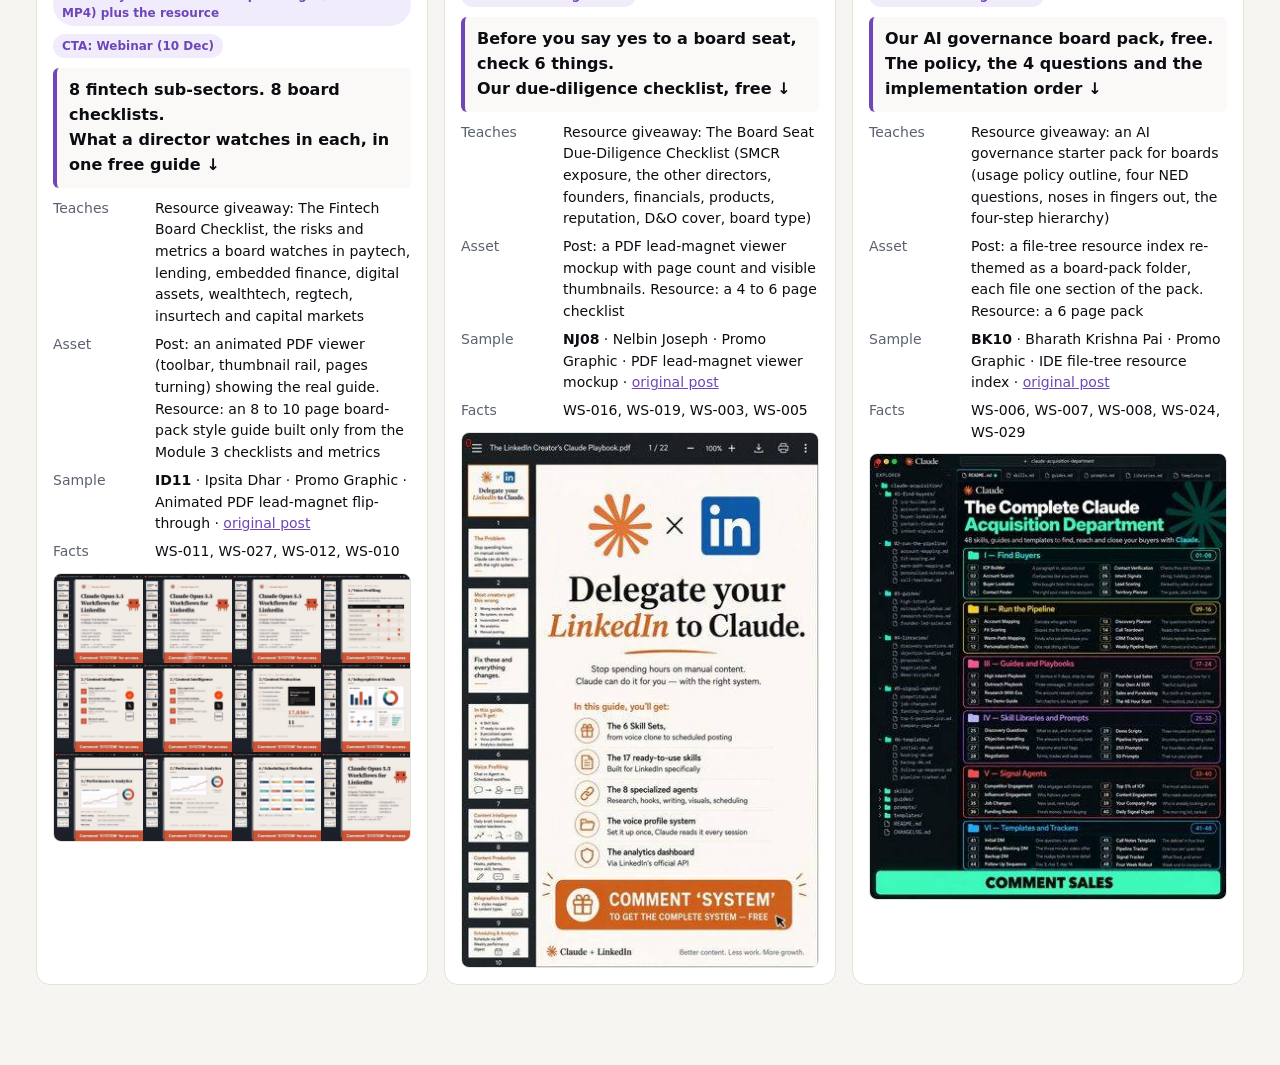
<file: ideas/batch-8-company.html>
<!doctype html><html lang="en"><head><meta charset="utf-8"><meta name="viewport" content="width=device-width, initial-scale=1"><meta name="robots" content="noindex, nofollow"><title>Batch 8 Ideas</title>
<link rel="icon" type="image/png" href="../fintech-circle-logo.png"><style>:root{--bg:#f6f5f2;--card:#fff;--ink:#0b0d12;--muted:#5b6170;--line:#e4e2dc;--accent:#6F46B7;--soft:#f1ecfb}
*{box-sizing:border-box}body{margin:0;background:var(--bg);color:var(--ink);font:15px/1.55 Inter,system-ui,-apple-system,"Segoe UI",sans-serif}
header{position:sticky;top:0;z-index:5;background:#fff;border-bottom:1px solid var(--line)}
.bar{max-width:1240px;margin:0 auto;padding:12px 16px;display:flex;gap:16px;align-items:center;flex-wrap:wrap}.bar b{font-size:16px}
.bar nav{display:flex;gap:6px;margin-left:auto;flex-wrap:wrap}.bar nav a{padding:7px 12px;border-radius:999px;border:1px solid var(--line);color:var(--ink);text-decoration:none;font-size:14px}
.bar nav a.on{background:var(--ink);color:#fff;border-color:var(--ink)}
main{max-width:1240px;margin:0 auto;padding:28px 16px 80px}h1{font-size:28px;margin:0 0 8px}
.lead{color:var(--muted);max-width:820px}.notes{margin:10px 0 24px;padding-left:18px;color:var(--muted);max-width:900px}
h2{font-size:20px;margin:34px 0 12px}.grid{display:grid;grid-template-columns:repeat(auto-fill,minmax(340px,1fr));gap:16px}
.card{background:var(--card);border:1px solid var(--line);border-radius:14px;padding:16px;display:flex;flex-direction:column;gap:10px}
.top{display:flex;gap:8px;align-items:center;flex-wrap:wrap}.id{background:var(--ink);color:#fff;font-weight:700;border-radius:7px;padding:2px 8px}
.pill{font-size:12px;font-weight:600;color:var(--accent);background:var(--soft);padding:3px 9px;border-radius:999px}
.hook{white-space:pre-line;font-weight:600;font-size:16px;background:#faf9f7;border-left:4px solid var(--accent);padding:10px 12px;border-radius:6px}
dl{margin:0;display:grid;grid-template-columns:92px 1fr;gap:6px 10px;font-size:14px}dt{color:var(--muted)}dd{margin:0}
.frames{width:100%;border-radius:8px;border:1px solid var(--line);cursor:zoom-in}a{color:var(--accent)}
.lb{position:fixed;inset:0;background:rgba(10,10,12,.88);display:none;align-items:center;justify-content:center;z-index:20;padding:16px}
.lb.on{display:flex}.lb img{max-width:100%;max-height:92vh}
@media (max-width:600px){.grid{grid-template-columns:1fr}dl{grid-template-columns:1fr}.bar nav{margin-left:0}}</style></head><body><header><div class="bar"><img src="../fintech-circle-logo.png" alt="FINTECH Circle" style="height:34px;width:auto;vertical-align:middle;margin-right:12px"><b>FINTECH Circle Content Studio</b><nav><a href="../index.html">Review posts</a><a href="index.html" class="on">Ideas</a><a href="../examples.html">Format gallery</a><a href="../guide.html">How to make content</a></nav></div></header><main><h1>Company page, Batch 1 (build 8): FINTECH Circle company page, 10 posts including a resource giveaway</h1><p class="lead"><b>BUILT 2026-11-25 on the recommended pick plus C6 for 15 December (operator: &#x27;Just proceed&#x27;). Not rendered, not posted, not scheduled (R13)..</b> Recommended pick: 2 carousels + 1 webinar roadmap carousel, 2 animated pieces, 4 single images, 1 resource giveaway (10 posts, 1 to 16 December 2026, 09:00 London, Tuesday to Friday). Pitched: 6 carousels, 4 animated, 7 images, 3 giveaways. Every idea has its own sample, none used by Susanne&#x27;s batches 4 to 7.</p><ul class="notes"><li>Operator brief 2026-11-25: &#x27;at least one batch for the company page&#x27; and &#x27;a resource giveaway post&#x27;.</li><li>Voice: &#x27;we&#x27; (R15). Look: R19 company creative (black ground, orange kicker, white logo top right, teal info line) as the brand frame, with each post on its own sample archetype so no two look alike (owner rule 2026-11-25).</li><li>CTA: posts up to 10 December point to the 10 December Board Webinar (broadcast 7141685); later posts point to the Board Programme (R17). The 10 December title and landing page are still unconfirmed (webinars.json open_issue), so the webinar posts cannot be finalised until they are.</li><li>Giveaway delivery is an owner decision: R9 bans keyword asks (&#x27;Comment X&#x27;), so the default is the resource link in the first comment with UTM. A comment-to-get variant (the studio&#x27;s three delivery messages) needs the owner to lift R9 for this post.</li><li>The giveaway resources are built only from Board Programme module content (facts rows WS-0xx). Giving curriculum content away free is the owner&#x27;s call.</li><li>No team comments are written until the operator supplies the FINTECH team names and roles (owner rule 2026-11-25).</li><li>Recommended picks are marked recommended=true; alternates take the slot of the pick they replace.</li></ul><h2>Carousels</h2><div class="grid"><article class="card"><div class="top"><span class="id">C1</span><span class="pill">Carousel, 9 pages</span><span class="pill">CTA: Webinar (10 Dec)</span></div><div class="hook">6 steps from senior executive to a fintech board seat.
We teach all 6 on 10 December ↓</div><dl><dt>Teaches</dt><dd>The six-step roadmap to a fintech board seat, one page per step</dd><dt>Asset</dt><dd>Flow-matrix carousel: each page a numbered pill leading to a row of outlined cards joined by a connector; black ground, orange numerals, teal info line (R19 look)</dd><dt>Sample</dt><dd><b>HD11</b> · Harry Dry · Educational Carousel · Step-by-step framework deck · <a href="https://www.linkedin.com/feed/update/urn:li:activity:7475793786372026368" target="_blank" rel="noopener">original post</a></dd><dt>Facts</dt><dd>CO-020, CO-021, CO-022, CO-023, CO-024, CO-025, CO-002</dd></dl></article><article class="card"><div class="top"><span class="id">C2</span><span class="pill">Carousel, 8 pages</span><span class="pill">CTA: Webinar (10 Dec)</span></div><div class="hook">Executives manage. Boards govern.
6 places where the line moves ↓</div><dl><dt>Teaches</dt><dd>Management versus governance: eight before and after pairs a new NED meets</dd><dt>Asset</dt><dd>Strict two-row comparison: every page splits &#x27;As an executive&#x27; above and &#x27;On the board&#x27; below, huge whitespace; warm white, ink, one orange rule</dd><dt>Sample</dt><dd><b>HD21</b> · Harry Dry · Educational Carousel · Comparison slide deck · <a href="https://www.linkedin.com/feed/update/urn:li:activity:7471461892859932673" target="_blank" rel="noopener">original post</a></dd><dt>Facts</dt><dd>CO-020, WS-006, WS-022, WS-005, WS-003</dd></dl></article><article class="card"><div class="top"><span class="id">C3</span><span class="pill">Carousel, 9 pages</span><span class="pill">CTA: Board Programme</span></div><div class="hook">Audit and risk. Remuneration. Nomination.
What each board committee is for ↓</div><dl><dt>Teaches</dt><dd>Board committees and the senior independent director, explained</dd><dt>Asset</dt><dd>Case-file carousel: dotted ribbon header, a tilted committee label, body text and one proof chip per page; slate and paper</dd><dt>Sample</dt><dd><b>PC42</b> · Patrick James Cumming · Educational Carousel · Case-study carousel · <a href="https://www.linkedin.com/feed/update/urn:li:activity:7432756328592228352" target="_blank" rel="noopener">original post</a></dd><dt>Facts</dt><dd>WS-023, WS-030, WS-004</dd></dl></article><article class="card"><div class="top"><span class="id">C4</span><span class="pill">Carousel, 8 pages</span><span class="pill">CTA: Board Programme</span></div><div class="hook">Your first board seat is probably not a listed company.
Where a senior banker should start ↓</div><dl><dt>Teaches</dt><dd>The first board role for a senior banker: where, how long, how to use the first six months</dd><dt>Asset</dt><dd>Left text, right object: each page pairs a short statement with one drawn object (a map pin, a calendar, a contact card); black and teal</dd><dt>Sample</dt><dd><b>HD31</b> · Harry Dry · Educational Carousel · Product-walkthrough carousel · <a href="https://www.linkedin.com/feed/update/urn:li:activity:7467472396409626624" target="_blank" rel="noopener">original post</a></dd><dt>Facts</dt><dd>WS-002, WS-021, WS-001</dd></dl></article><article class="card"><div class="top"><span class="id">C5</span><span class="pill">Carousel, 8 pages</span><span class="pill">CTA: Board Programme</span></div><div class="hook">3 months. 11 January to 9 April 2027.
The CISI Board Readiness Programme, powered by FINTECH Circle ↓</div><dl><dt>Teaches</dt><dd>Announcement: the CISI Board Readiness Programme, who it is for and what it covers</dd><dt>Asset</dt><dd>Varied-page deck: hero cover, a dates page, a who-it-is-for page, a contents page; navy and orange. Needs facts rows on CISI programme content before build</dd><dt>Sample</dt><dd><b>HD45</b> · Harry Dry · Educational Carousel · Step-by-step framework deck · <a href="https://www.linkedin.com/feed/update/urn:li:activity:7461056705544675328" target="_blank" rel="noopener">original post</a></dd><dt>Facts</dt><dd>CO-014 (more rows needed)</dd></dl></article><article class="card"><div class="top"><span class="id">C6</span><span class="pill">Carousel, 9 pages</span><span class="pill">CTA: Board Programme</span></div><div class="hook">A board meeting you can rehearse before you sit on a board.
How our Pop-Up Boards work ↓</div><dl><dt>Teaches</dt><dd>Pop-Up Boards: read the papers, prepare questions, meet the leadership team, follow up</dd><dt>Asset</dt><dd>Dark numbered carousel: logo top, a large numeral and headline per page, one highlighted line per step; black, white, orange</dd><dt>Sample</dt><dd><b>AB27</b> · Austin Belcak · Educational Carousel · Step-by-step framework deck · <a href="https://www.linkedin.com/feed/update/urn:li:activity:7478494200406245376" target="_blank" rel="noopener">original post</a></dd><dt>Facts</dt><dd>WS-020, CO-015</dd></dl></article></div><h2>Animated pieces</h2><div class="grid"><article class="card"><div class="top"><span class="id">A1</span><span class="pill">Animated image (GIF and MP4)</span><span class="pill">CTA: Webinar (10 Dec)</span></div><div class="hook">Advisor. NED. Committee chair. Chair.
The 4 steps of a portfolio career ↓</div><dl><dt>Teaches</dt><dd>The portfolio career path and how duties change at each step</dd><dt>Asset</dt><dd>Animated org-chart tree that grows level by level, annotation tabs naming each role&#x27;s duty and liability; ink on paper, teal connectors</dd><dt>Sample</dt><dd><b>AV15</b> · Alex Vacca · Framework Infographic · Animated Org / system chart · <a href="https://www.linkedin.com/feed/update/urn:li:activity:7473311629850550273" target="_blank" rel="noopener">original post</a></dd><dt>Facts</dt><dd>WS-004, WS-003, WS-005</dd></dl></article><article class="card"><div class="top"><span class="id">A2</span><span class="pill">Animated image (GIF and MP4)</span><span class="pill">CTA: Board Programme</span></div><div class="hook">Noses in, fingers out.
Where a board&#x27;s job on AI starts and stops ↓</div><dl><dt>Teaches</dt><dd>AI governance: what the board sets, approves and demands, and what it leaves to management</dd><dt>Asset</dt><dd>Animated 2x2 matrix: the four quadrants fill in turn (set intent, approve guard rails, demand visibility, leave to management); graphite and amber</dd><dt>Sample</dt><dd><b>AV25</b> · Alex Vacca · Framework Infographic · Animated Framework diagram · <a href="https://www.linkedin.com/feed/update/urn:li:activity:7468238806006042624" target="_blank" rel="noopener">original post</a></dd><dt>Facts</dt><dd>WS-006, WS-007, WS-028</dd></dl></article><article class="card"><div class="top"><span class="id">A3</span><span class="pill">Animated image (GIF and MP4)</span><span class="pill">CTA: Board Programme</span></div><div class="hook">&quot;Agents don&#x27;t fix broken processes. They automate them.&quot;
The order of AI adoption a board should expect ↓</div><dl><dt>Teaches</dt><dd>The four-step hierarchy of generative AI implementation</dd><dt>Asset</dt><dd>Animated tier stack: a left rail pyramid builds step by step while the matching tier card on the right lights up; forest and cream</dd><dt>Sample</dt><dd><b>AV23</b> · Alex Vacca · Framework Infographic · Animated Framework diagram · <a href="https://www.linkedin.com/feed/update/urn:li:activity:7469688609705467904" target="_blank" rel="noopener">original post</a></dd><dt>Facts</dt><dd>WS-024, WS-029, WS-009</dd></dl></article><article class="card"><div class="top"><span class="id">A4</span><span class="pill">Animated image (GIF and MP4)</span><span class="pill">CTA: Webinar (10 Dec)</span></div><div class="hook">10 December, 12:00 London.
Our next Board Webinar ↓</div><dl><dt>Teaches</dt><dd>Event promotion for the 10 December Board Webinar</dd><dt>Asset</dt><dd>Animated calendar: the month fills day by day and stops on 10 December, the session title types in; R19 black, orange and teal</dd><dt>Sample</dt><dd><b>BK02</b> · Bharath Krishna Pai · Promo Graphic · Animated calendar fill · <a href="https://www.linkedin.com/posts/bkp31415_i-finally-did-it-claude-is-now-connected-activity-7523976570722488320-GOVE" target="_blank" rel="noopener">original post</a></dd><dt>Facts</dt><dd>webinars.json 10 Dec (title to confirm), CO-018, CO-019</dd></dl><img class="frames" loading="lazy" src="frames/BK02.jpg" alt="Frames of sample BK02"></article></div><h2>Single posts</h2><div class="grid"><article class="card"><div class="top"><span class="id">S1</span><span class="pill">Image</span><span class="pill">CTA: Board Programme</span></div><div class="hook">Fractional CXO, board advisor, NED, chair.
4 roles that look alike and carry very different duties ↓</div><dl><dt>Teaches</dt><dd>The four roles compared: authority, liability, fiduciary duty, regulator</dd><dt>Asset</dt><dd>True data table: frozen &#x27;Factor&#x27; column, four role columns, ticks and short cells; white, ink, one orange highlight row</dd><dt>Sample</dt><dd><b>AV20</b> · Alex Vacca · Framework Infographic · Comparison graphic · <a href="https://www.linkedin.com/feed/update/urn:li:activity:7470774398262865920" target="_blank" rel="noopener">original post</a></dd><dt>Facts</dt><dd>WS-003, WS-005</dd></dl></article><article class="card"><div class="top"><span class="id">S2</span><span class="pill">Image</span><span class="pill">CTA: Webinar (10 Dec)</span></div><div class="hook">4 questions every NED should be asking about AI ↓</div><dl><dt>Teaches</dt><dd>The four board questions on AI from the Board Programme AI module</dd><dt>Asset</dt><dd>Tall numbered list with highlight boxes for scan rhythm, re-cut to 4:5; black ground, white type, orange boxes (R19)</dd><dt>Sample</dt><dd><b>AB44</b> · Austin Belcak · Framework Infographic · List infographic · <a href="https://www.linkedin.com/feed/update/urn:li:activity:7469796891455692800" target="_blank" rel="noopener">original post</a></dd><dt>Facts</dt><dd>WS-008, WS-028</dd></dl></article><article class="card"><div class="top"><span class="id">S3</span><span class="pill">Image</span><span class="pill">CTA: Board Programme</span></div><div class="hook">VC-backed, PE-backed, listed.
The same board seat, three different jobs ↓</div><dl><dt>Teaches</dt><dd>How the board&#x27;s job differs by ownership type</dd><dt>Asset</dt><dd>Modular card grid: three panels of unequal height, each with an icon, the board type and four lines; stone and petrol</dd><dt>Sample</dt><dd><b>HD42</b> · Harry Dry · Framework Infographic · Framework diagram · <a href="https://www.linkedin.com/feed/update/urn:li:activity:7462762445208612867" target="_blank" rel="noopener">original post</a></dd><dt>Facts</dt><dd>WS-019</dd></dl></article><article class="card"><div class="top"><span class="id">S4</span><span class="pill">Image</span><span class="pill">CTA: Webinar (10 Dec)</span></div><div class="hook">4 reasons strong executives never get a board seat ↓</div><dl><dt>Teaches</dt><dd>The four blockers, and the NED CV difference</dd><dt>Asset</dt><dd>Designed editorial single: headline and numbered list on the left, a mock NED CV page on the right with the four gaps annotated; paper and ink</dd><dt>Sample</dt><dd><b>AB01</b> · Austin Belcak · Illustrated Concept · Metaphor illustration · <a href="https://www.linkedin.com/feed/update/urn:li:activity:7479943751755386881" target="_blank" rel="noopener">original post</a></dd><dt>Facts</dt><dd>WS-001, CO-026, WS-021</dd></dl></article><article class="card"><div class="top"><span class="id">S5</span><span class="pill">Image</span><span class="pill">CTA: Webinar (10 Dec)</span></div><div class="hook">Consumer or business. Balance sheet or capital light.
The fintech map every board candidate should carry ↓</div><dl><dt>Teaches</dt><dd>The fintech map as a 2x2, with the infrastructure layer underneath</dd><dt>Asset</dt><dd>True 2x2 quadrant matrix with labelled axes and sub-sectors placed in each quadrant, an infrastructure band along the base; ink, sage, one orange node</dd><dt>Sample</dt><dd><b>AV35</b> · Alex Vacca · Framework Infographic · Comparison graphic · <a href="https://www.linkedin.com/feed/update/urn:li:activity:7463164988585635840" target="_blank" rel="noopener">original post</a></dd><dt>Facts</dt><dd>WS-025, WS-010</dd></dl></article><article class="card"><div class="top"><span class="id">S6</span><span class="pill">Image</span><span class="pill">CTA: Board Programme</span></div><div class="hook">The chair runs the board. The CEO runs the company.
Who owns what ↓</div><dl><dt>Teaches</dt><dd>Chair versus CEO: responsibilities side by side</dd><dt>Asset</dt><dd>Masonry grid of unequal cards, each with a CHAIR or CEO band and one responsibility; charcoal and brass</dd><dt>Sample</dt><dd><b>AV28</b> · Alex Vacca · Framework Infographic · Framework diagram · <a href="https://www.linkedin.com/feed/update/urn:li:activity:7467150856392560640" target="_blank" rel="noopener">original post</a></dd><dt>Facts</dt><dd>WS-022</dd></dl></article><article class="card"><div class="top"><span class="id">S7</span><span class="pill">Image</span><span class="pill">CTA: Webinar (10 Dec)</span></div><div class="hook">Our next Board Webinar is on 10 December at 12:00 London.
For senior leaders with 15 to 30+ years in financial services ↓</div><dl><dt>Teaches</dt><dd>Event announcement: date, time, who it is for, the six steps</dd><dt>Asset</dt><dd>Webinar hero in FINTECH Circle&#x27;s own creative: black ground, orange kicker top left, white logo top right, large white headline, teal date line, orange URL kicker in the footer (R19 exactly)</dd><dt>Sample</dt><dd><b>AB14</b> · Austin Belcak · Promo Graphic · Event / webinar graphic · <a href="https://www.linkedin.com/feed/update/urn:li:activity:7473360372138168320" target="_blank" rel="noopener">original post</a></dd><dt>Facts</dt><dd>webinars.json 10 Dec (title to confirm), CO-018, CO-019, CO-020 to CO-025</dd></dl></article></div><h2>G</h2><div class="grid"><article class="card"><div class="top"><span class="id">G1</span><span class="pill">Giveaway: animated PDF flip-through (GIF and MP4) plus the resource</span><span class="pill">CTA: Webinar (10 Dec)</span></div><div class="hook">8 fintech sub-sectors. 8 board checklists.
What a director watches in each, in one free guide ↓</div><dl><dt>Teaches</dt><dd>Resource giveaway: The Fintech Board Checklist, the risks and metrics a board watches in paytech, lending, embedded finance, digital assets, wealthtech, regtech, insurtech and capital markets</dd><dt>Asset</dt><dd>Post: an animated PDF viewer (toolbar, thumbnail rail, pages turning) showing the real guide. Resource: an 8 to 10 page board-pack style guide built only from the Module 3 checklists and metrics</dd><dt>Sample</dt><dd><b>ID11</b> · Ipsita Dhar · Promo Graphic · Animated PDF lead-magnet flip-through · <a href="https://www.linkedin.com/posts/ipsitadhar14_breaking-the-linkedin-creators-claude-playbook-activity-7514920418005393408-errW" target="_blank" rel="noopener">original post</a></dd><dt>Facts</dt><dd>WS-011, WS-027, WS-012, WS-010</dd></dl><img class="frames" loading="lazy" src="frames/ID11.jpg" alt="Frames of sample ID11"></article><article class="card"><div class="top"><span class="id">G2</span><span class="pill">Giveaway: image plus the resource</span><span class="pill">CTA: Board Programme</span></div><div class="hook">Before you say yes to a board seat, check 6 things.
Our due-diligence checklist, free ↓</div><dl><dt>Teaches</dt><dd>Resource giveaway: The Board Seat Due-Diligence Checklist (SMCR exposure, the other directors, founders, financials, products, reputation, D&amp;O cover, board type)</dd><dt>Asset</dt><dd>Post: a PDF lead-magnet viewer mockup with page count and visible thumbnails. Resource: a 4 to 6 page checklist</dd><dt>Sample</dt><dd><b>NJ08</b> · Nelbin Joseph · Promo Graphic · PDF lead-magnet viewer mockup · <a href="https://www.linkedin.com/posts/nelbin-xav_breaking-the-linkedin-creators-claude-playbook-activity-7506230942768877569-Qt1Y" target="_blank" rel="noopener">original post</a></dd><dt>Facts</dt><dd>WS-016, WS-019, WS-003, WS-005</dd></dl><img class="frames" loading="lazy" src="frames/NJ08.jpg" alt="Frames of sample NJ08"></article><article class="card"><div class="top"><span class="id">G3</span><span class="pill">Giveaway: image plus the resource</span><span class="pill">CTA: Board Programme</span></div><div class="hook">Our AI governance board pack, free.
The policy, the 4 questions and the implementation order ↓</div><dl><dt>Teaches</dt><dd>Resource giveaway: an AI governance starter pack for boards (usage policy outline, four NED questions, noses in fingers out, the four-step hierarchy)</dd><dt>Asset</dt><dd>Post: a file-tree resource index re-themed as a board-pack folder, each file one section of the pack. Resource: a 6 page pack</dd><dt>Sample</dt><dd><b>BK10</b> · Bharath Krishna Pai · Promo Graphic · IDE file-tree resource index · <a href="https://www.linkedin.com/posts/bkp31415_goodbye-traditional-sales-teams-hello-claude-activity-7518597200105369600-b1xl" target="_blank" rel="noopener">original post</a></dd><dt>Facts</dt><dd>WS-006, WS-007, WS-008, WS-024, WS-029</dd></dl><img class="frames" loading="lazy" src="frames/BK10.jpg" alt="Frames of sample BK10"></article></div></main><div class="lb" id="lb"><img alt=""></div><script>const lb=document.getElementById("lb");document.addEventListener("click",ev=>{const i=ev.target.closest(".frames");if(i){lb.firstElementChild.src=i.src;lb.classList.add("on");return;}if(ev.target.closest("#lb"))lb.classList.remove("on");});</script></body></html>
</file>
